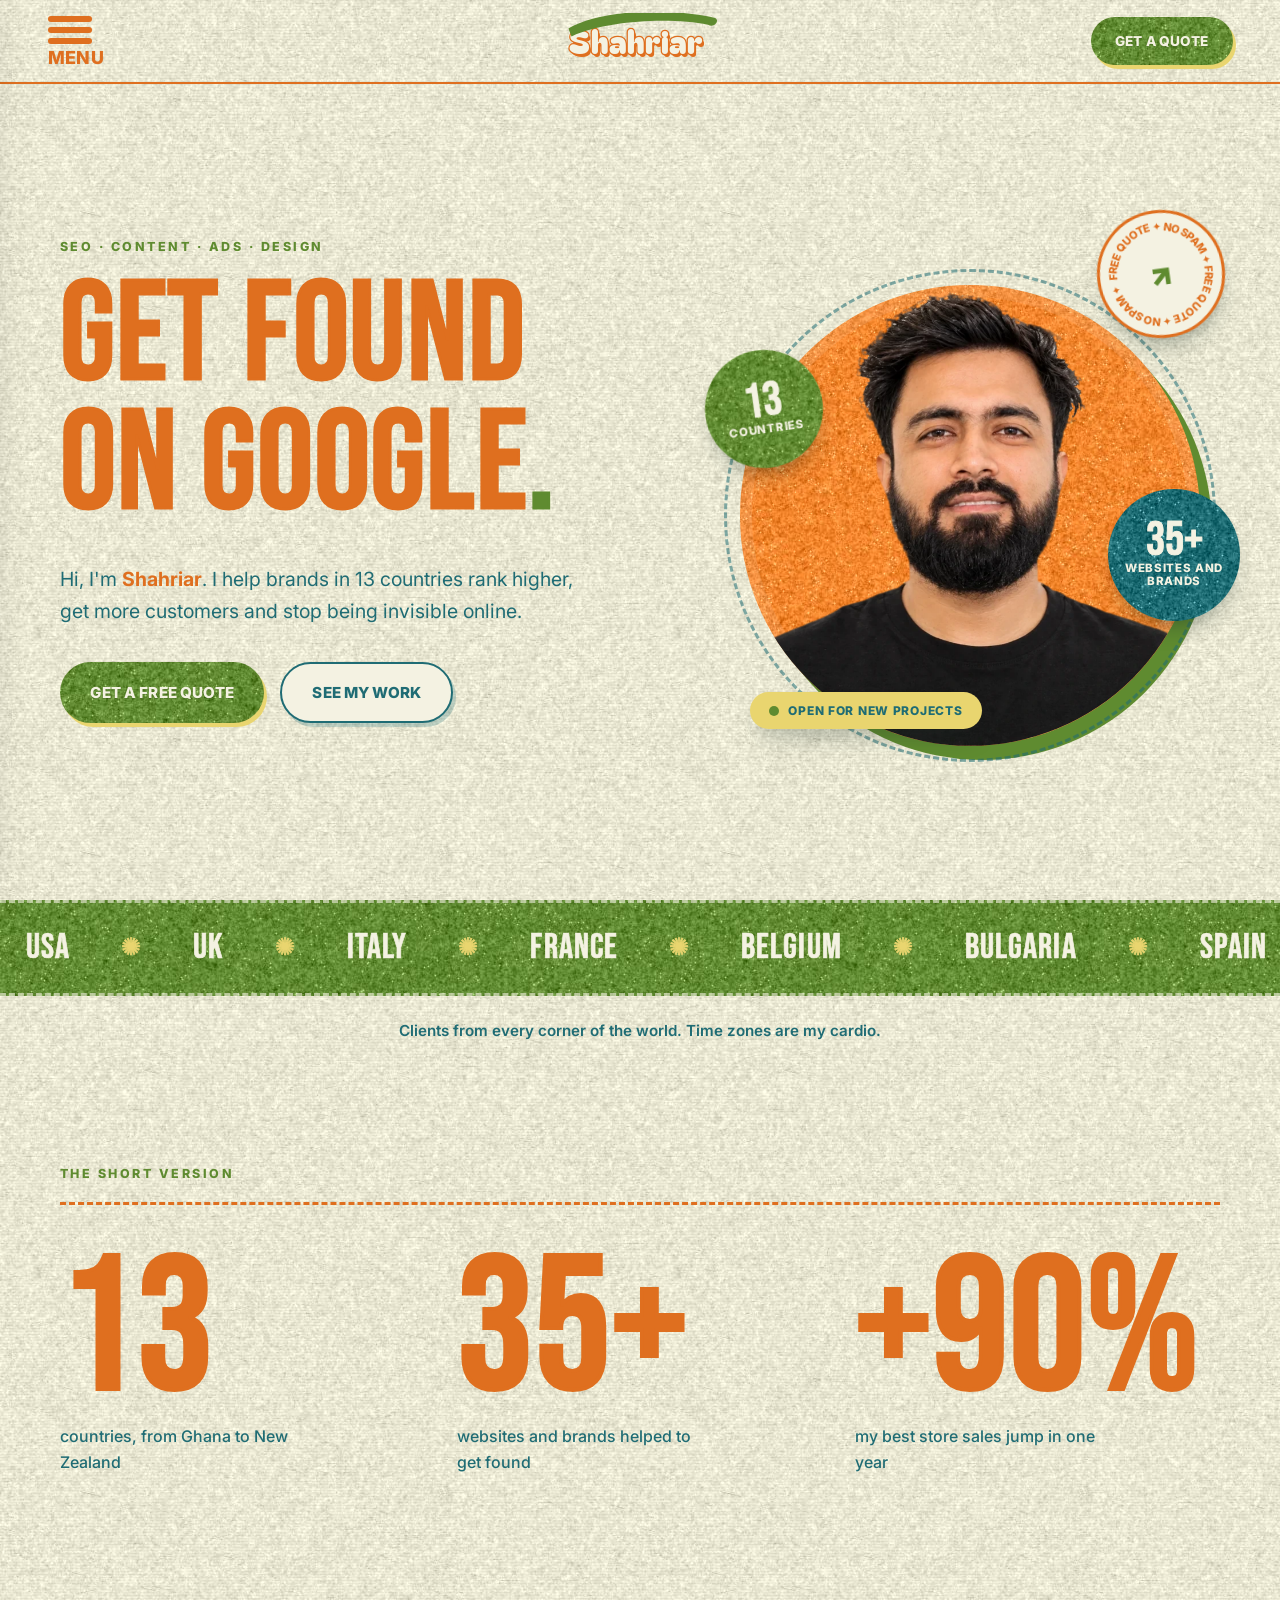
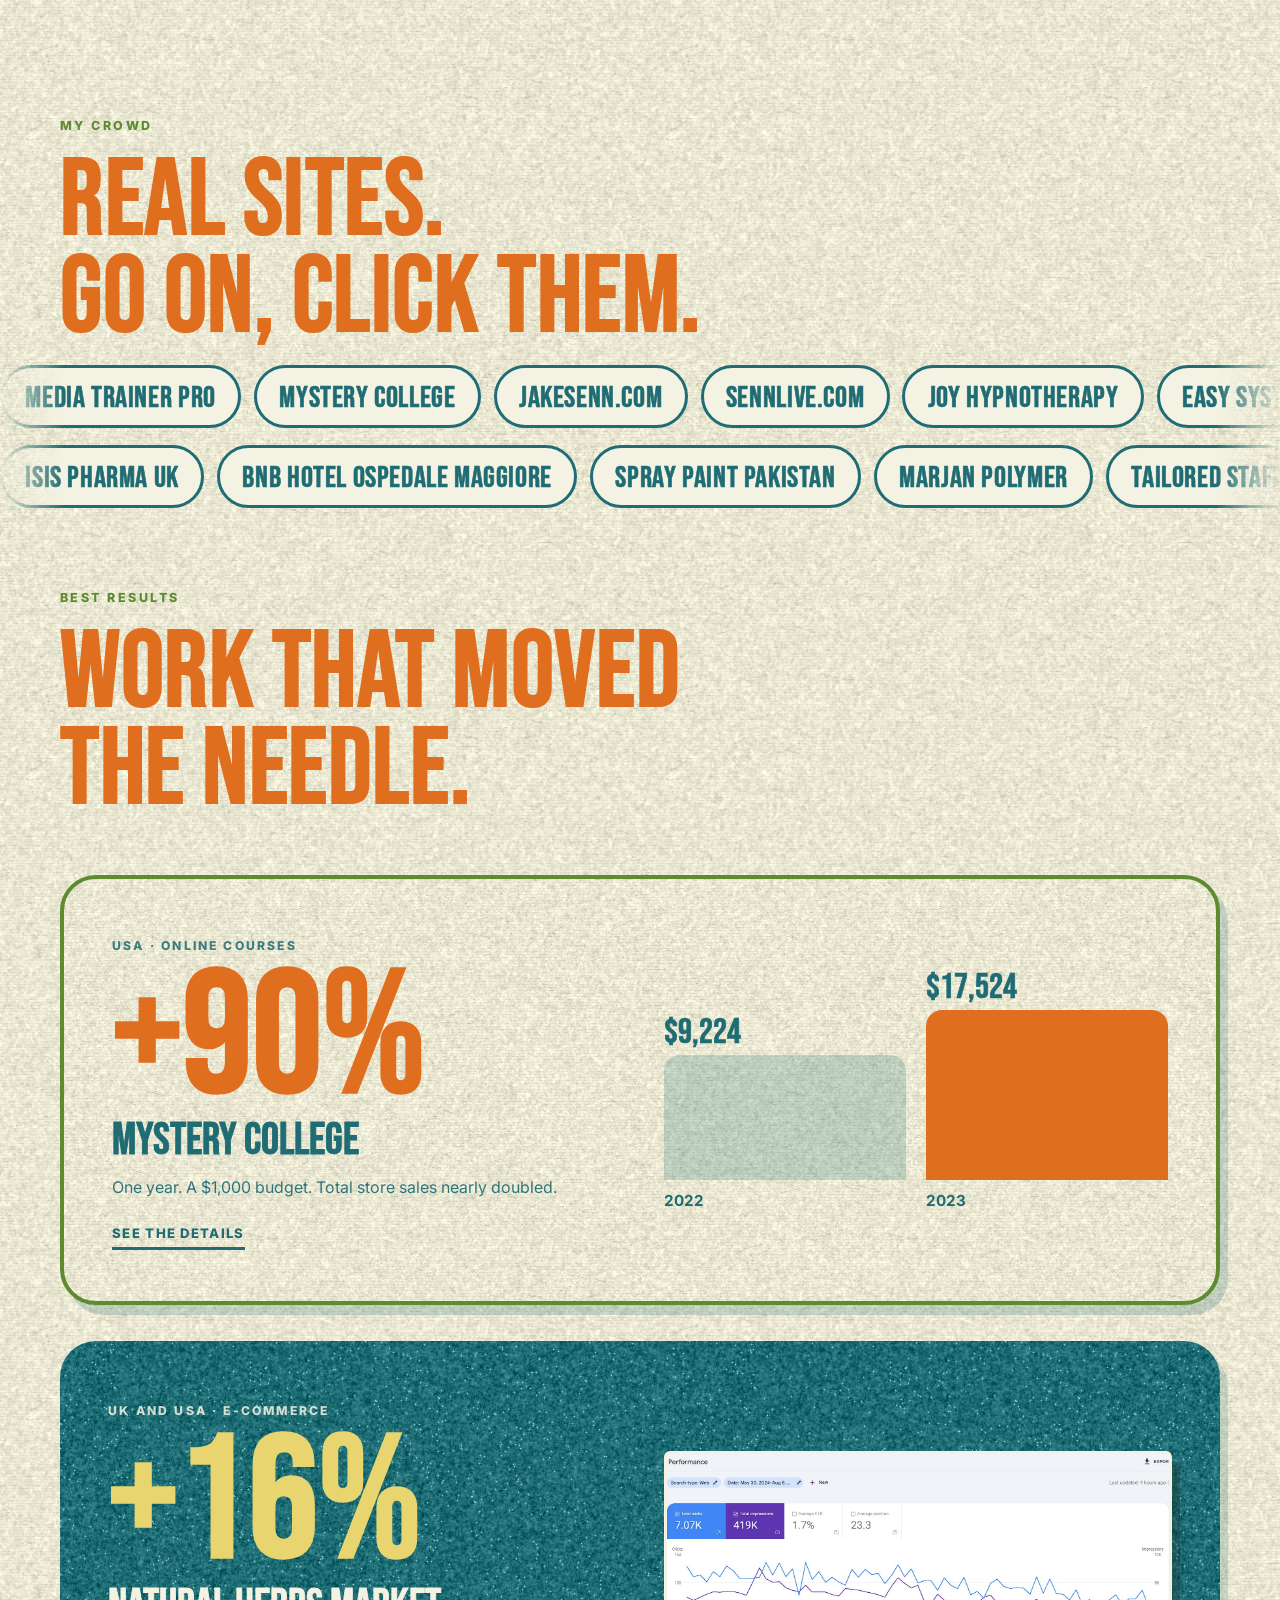
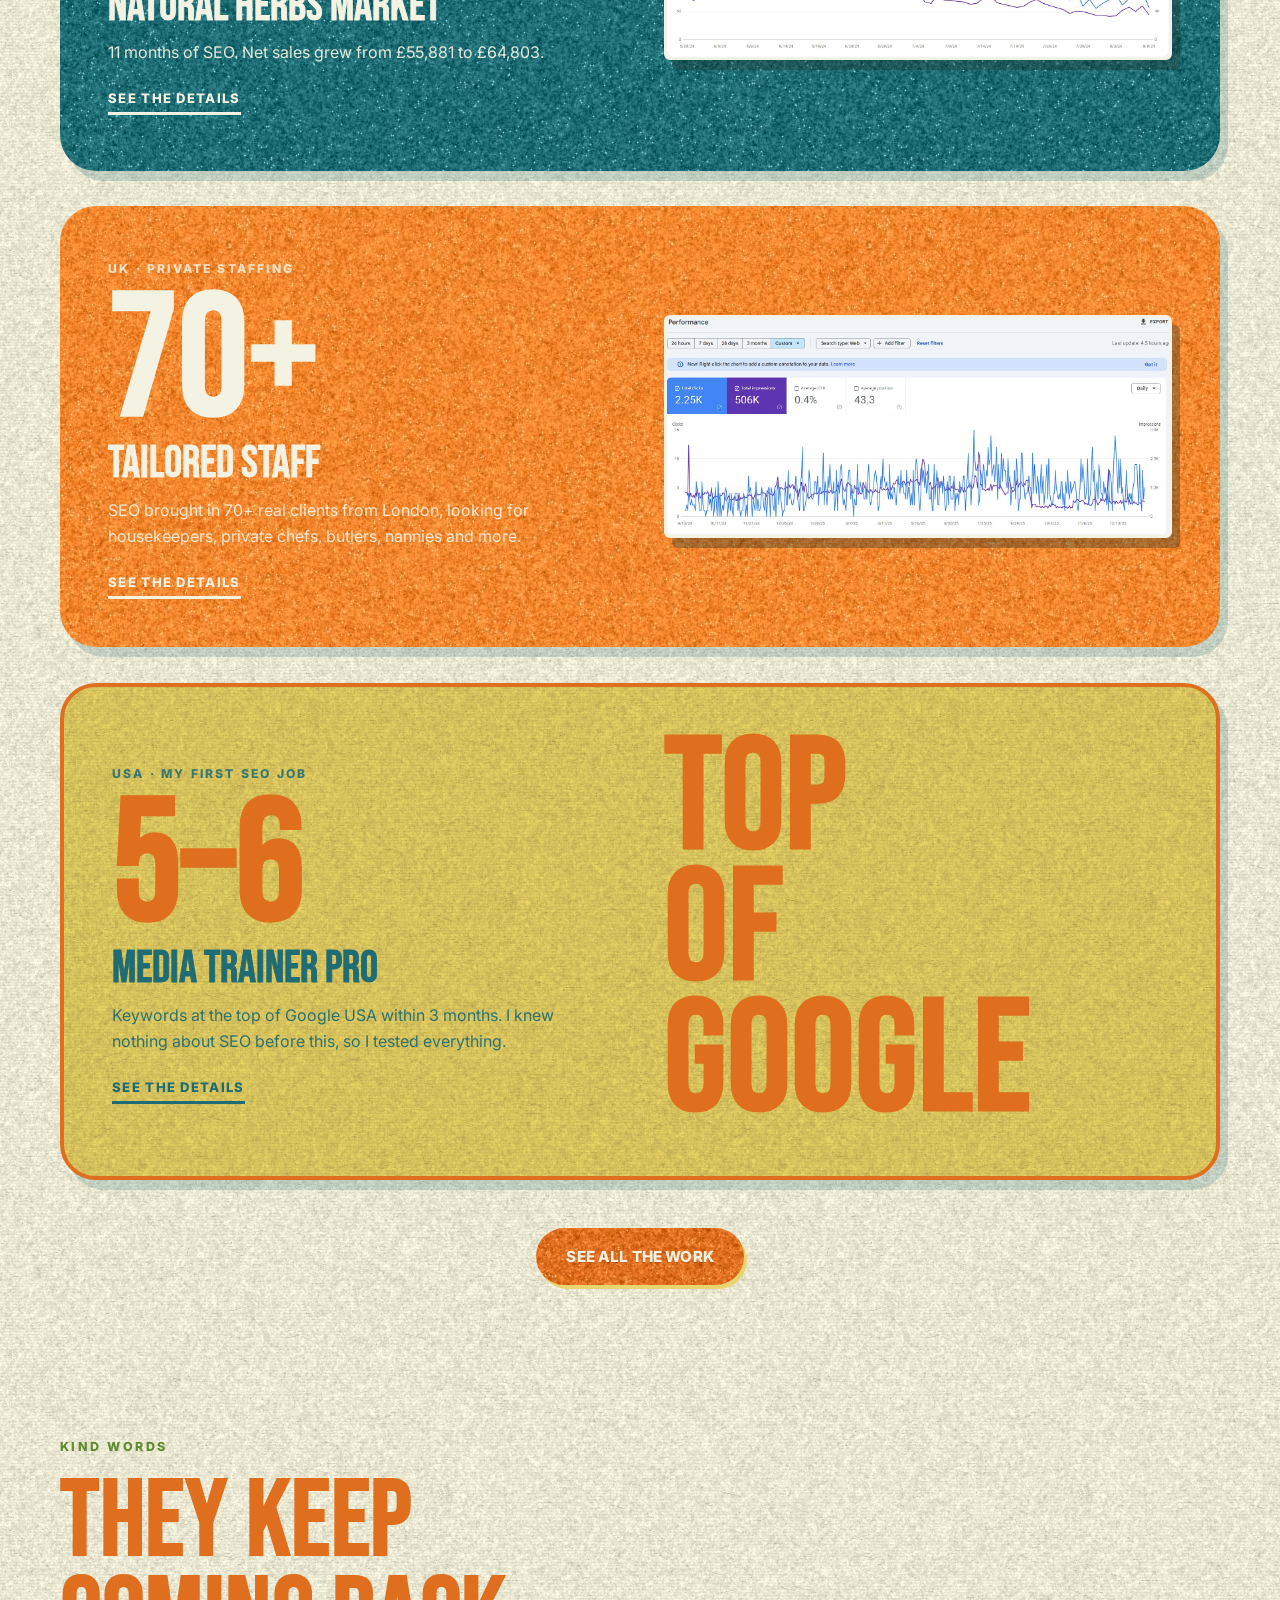
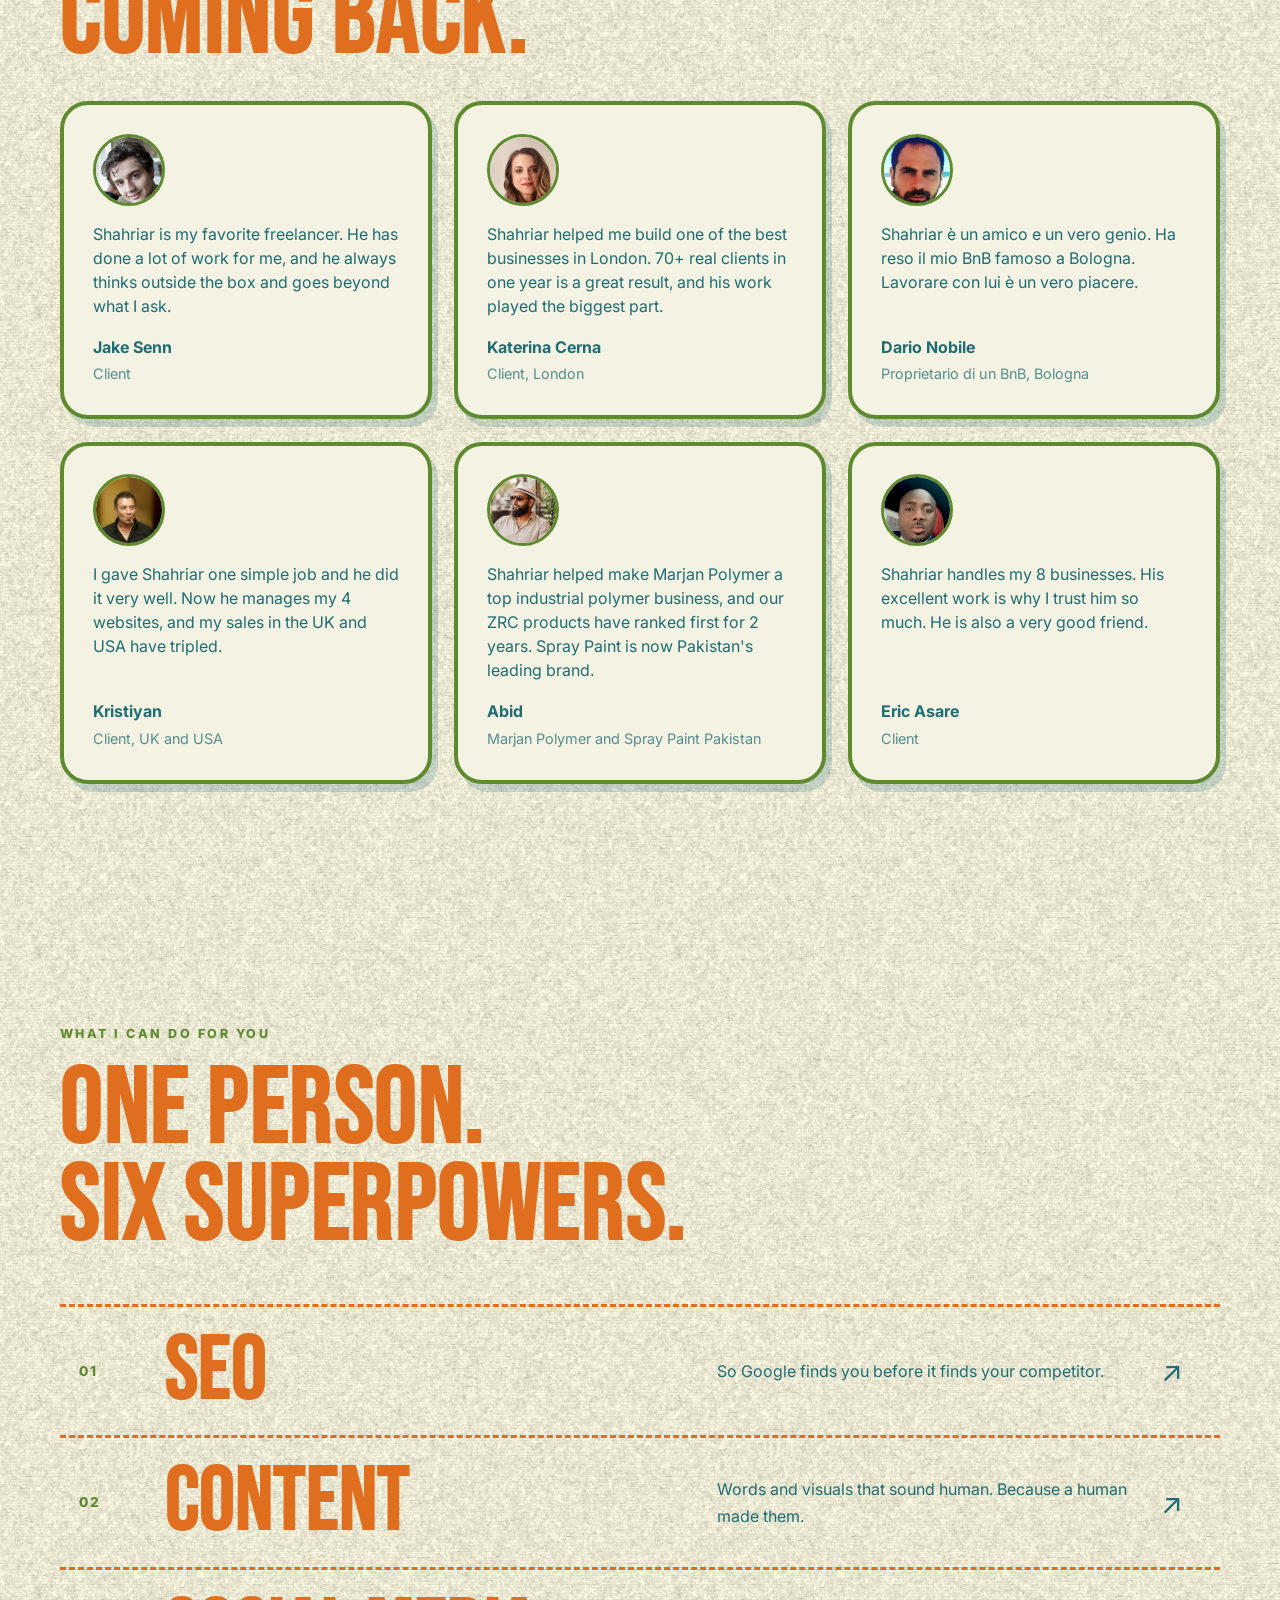
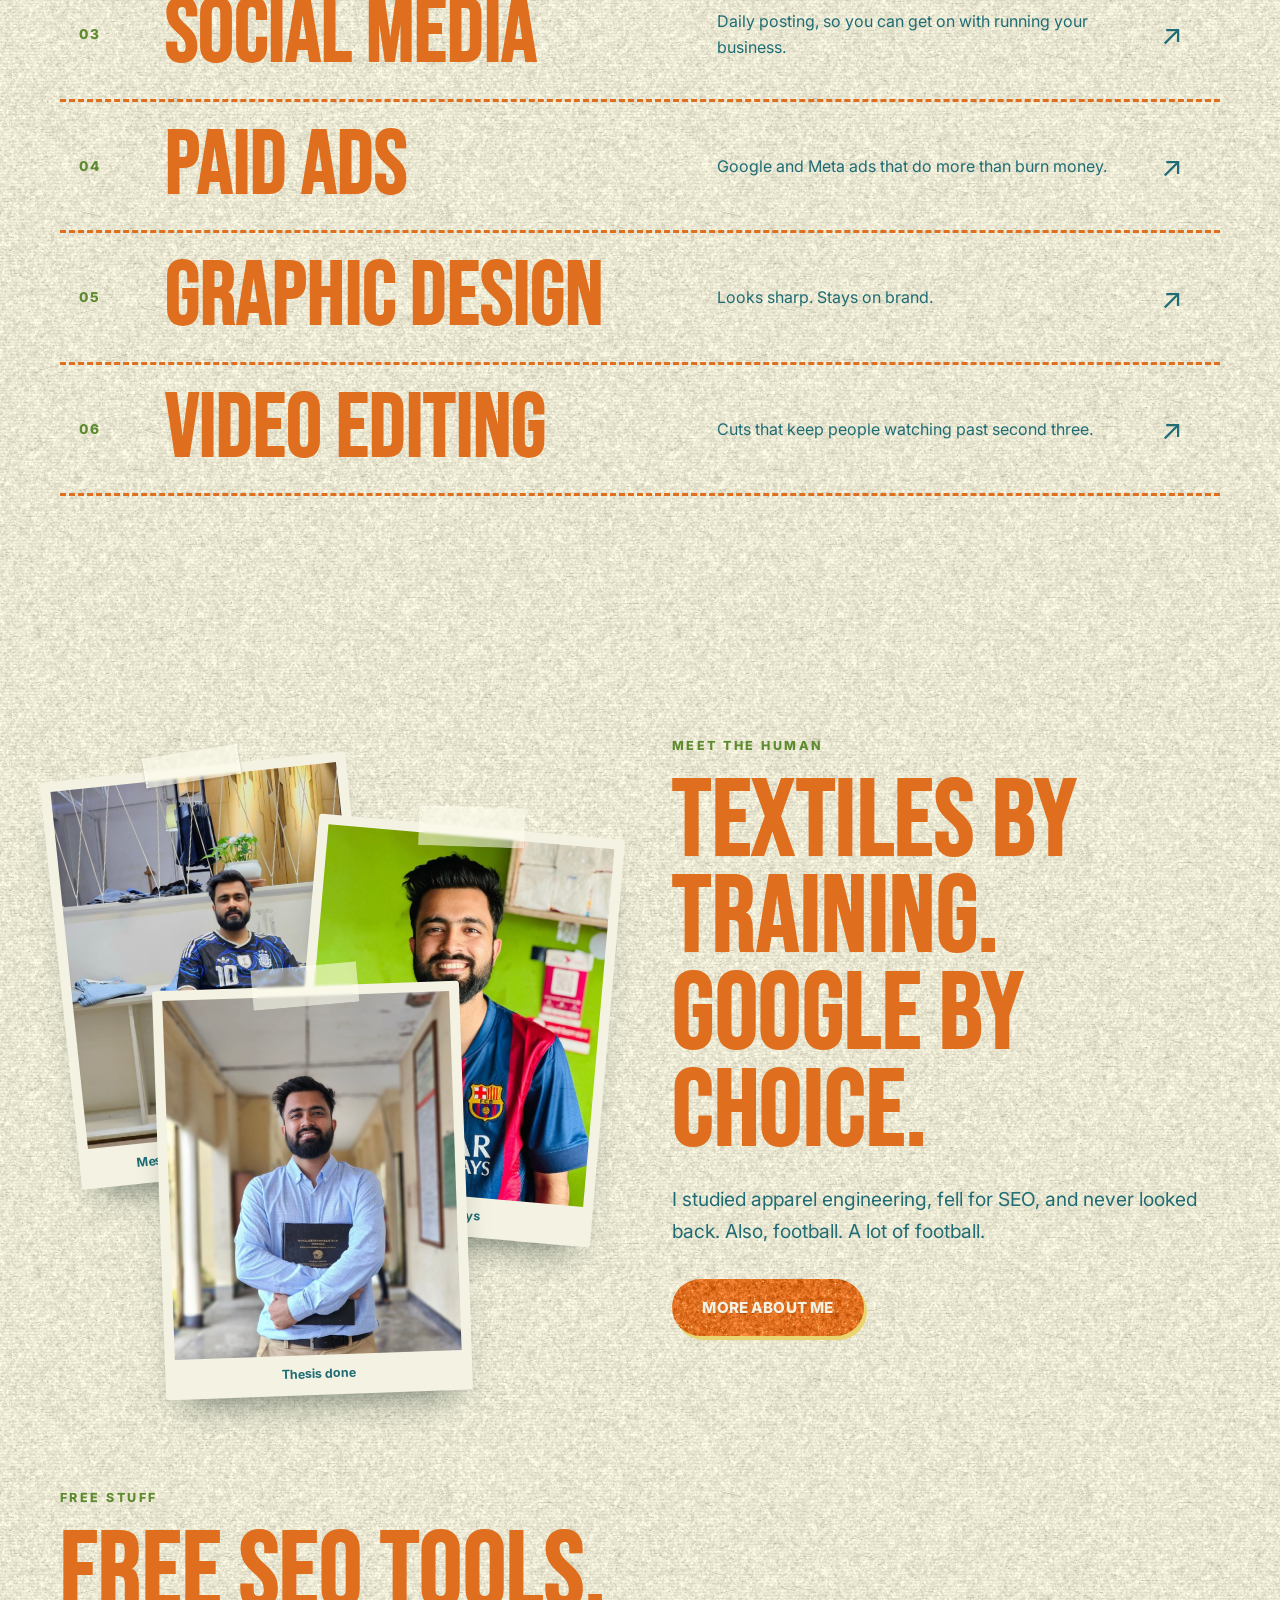
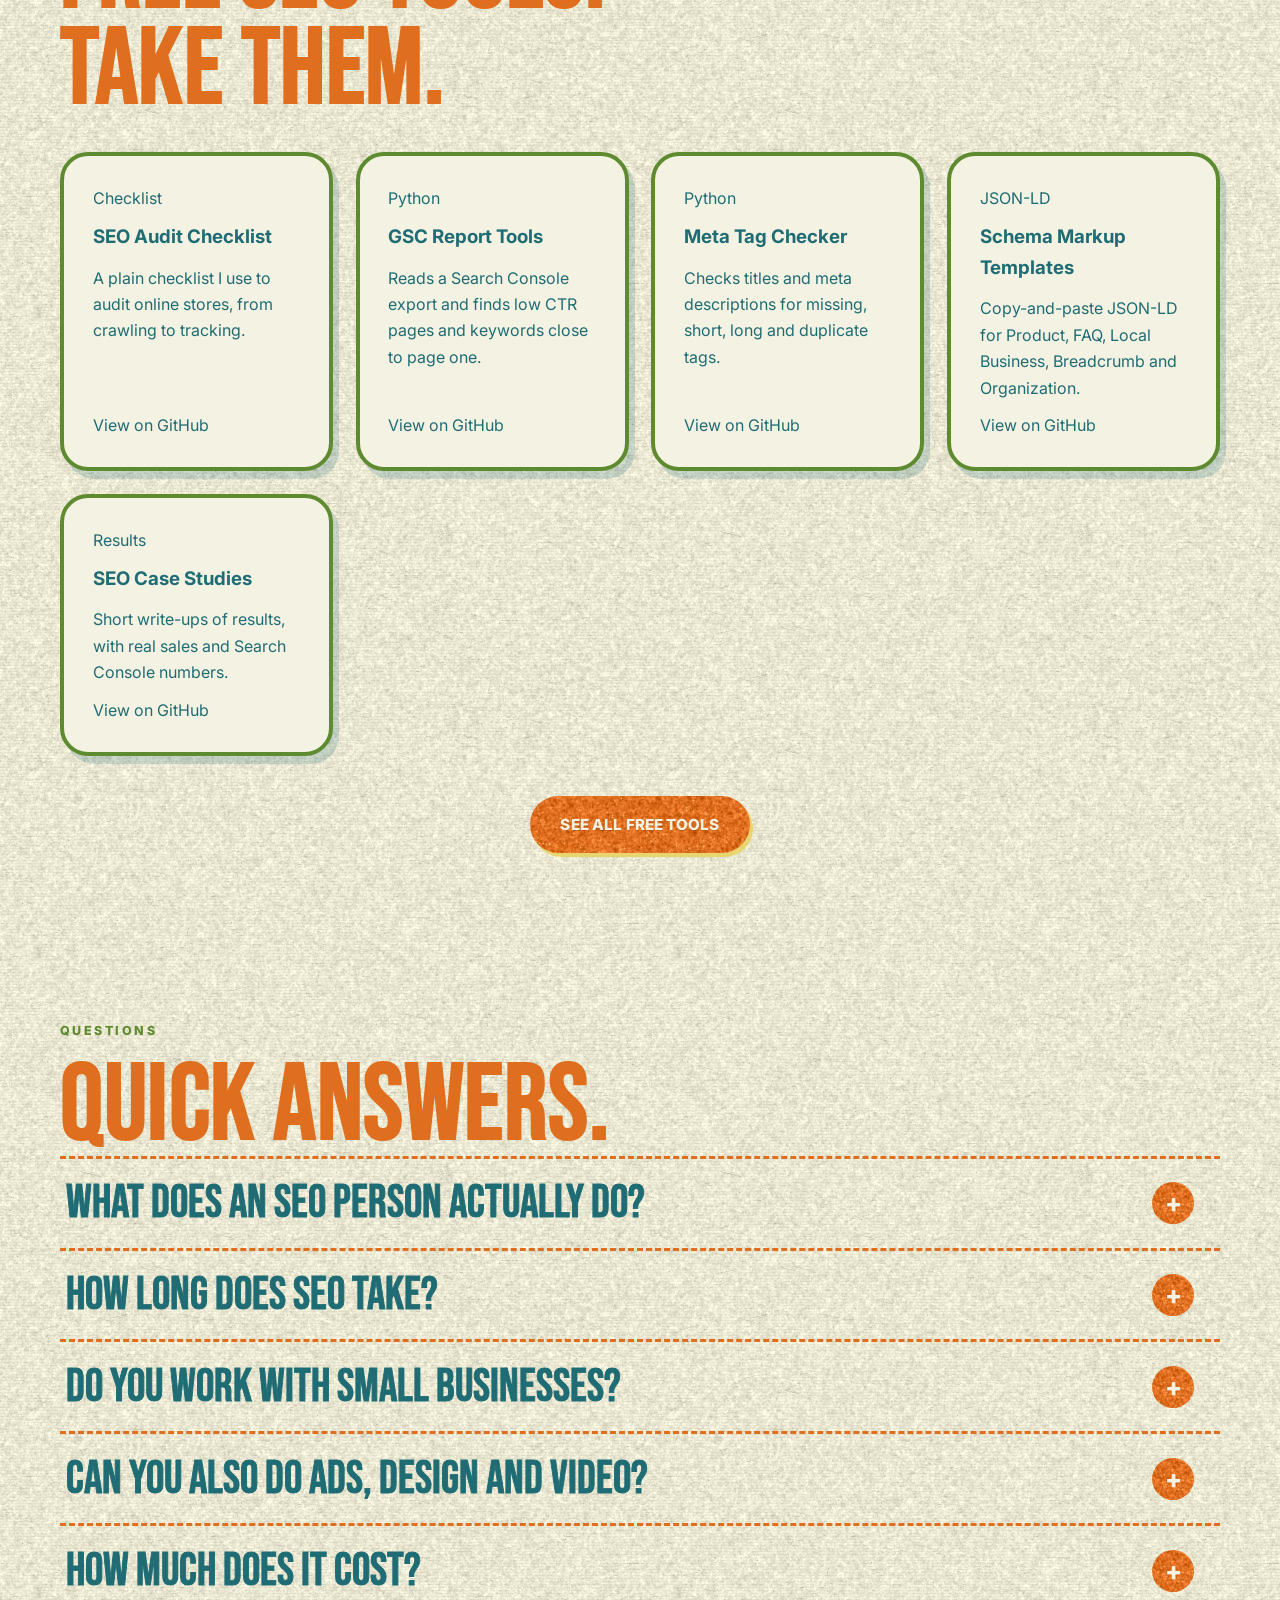
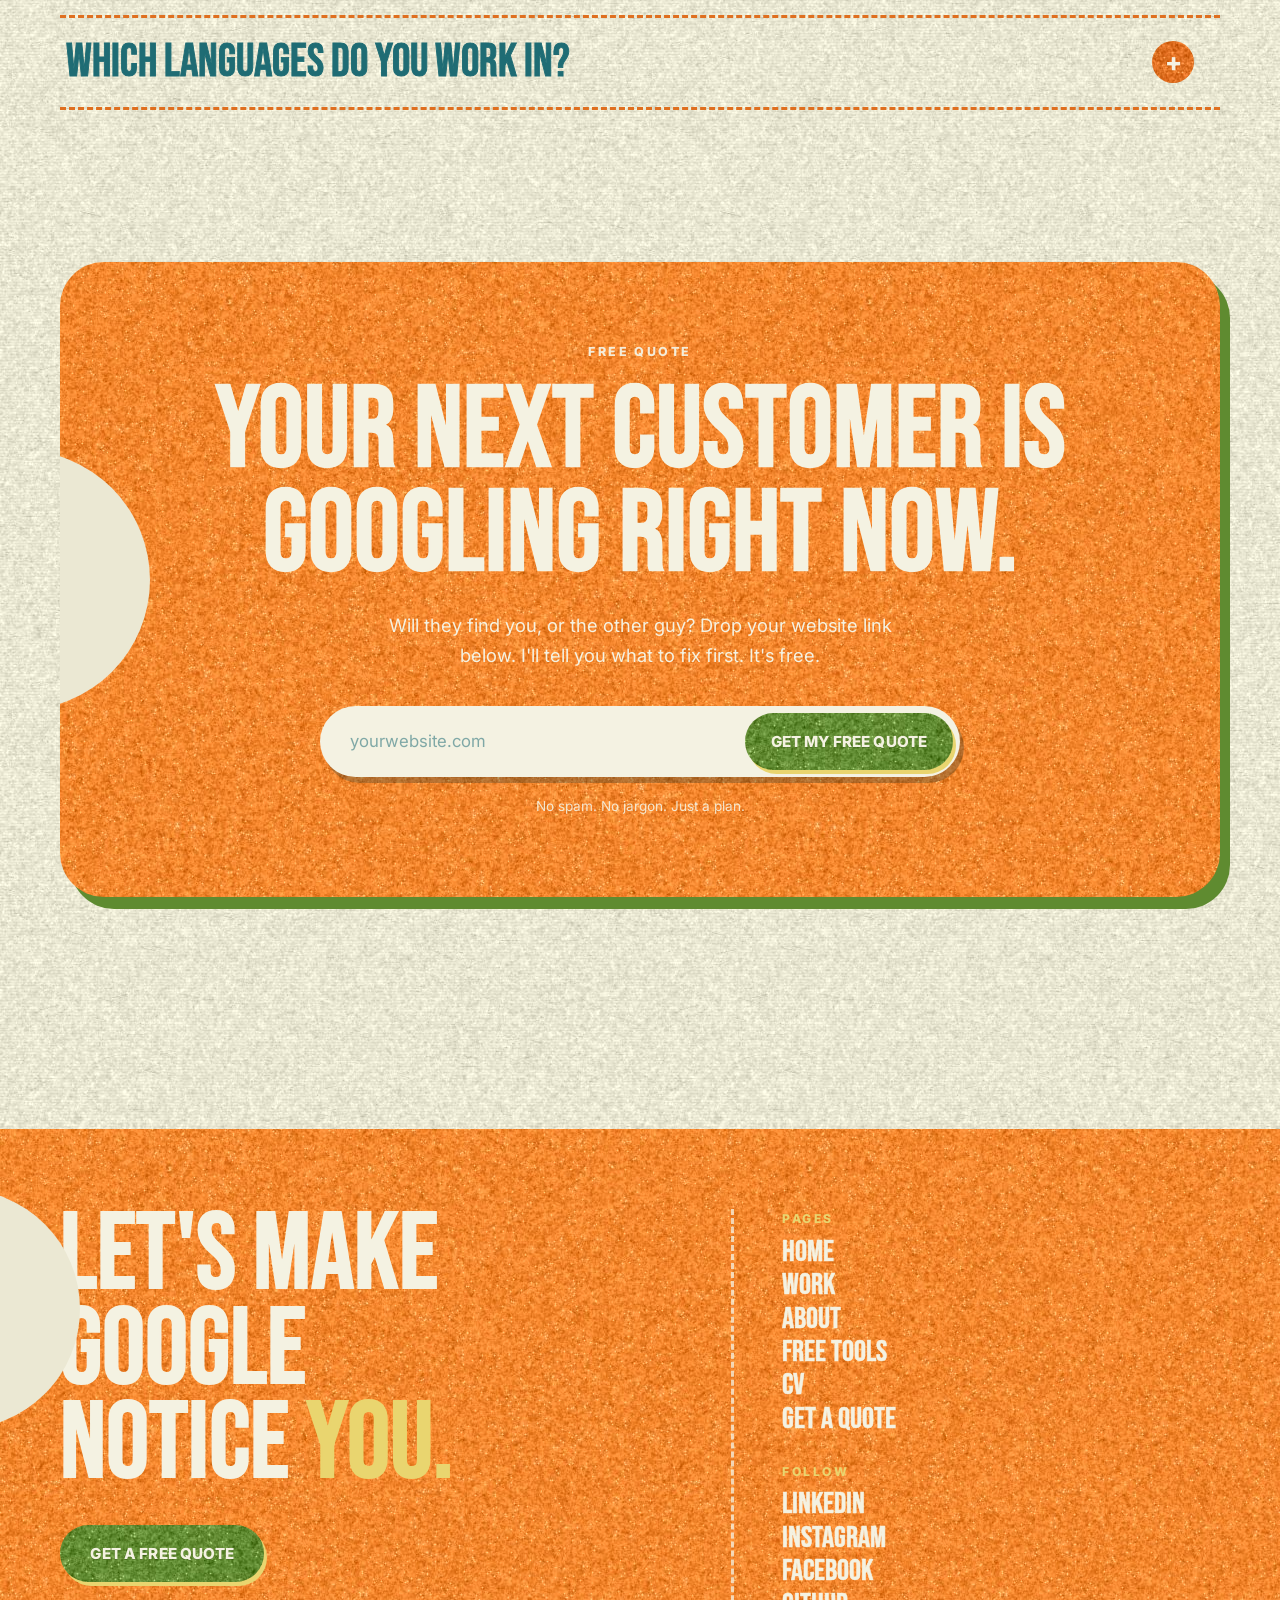
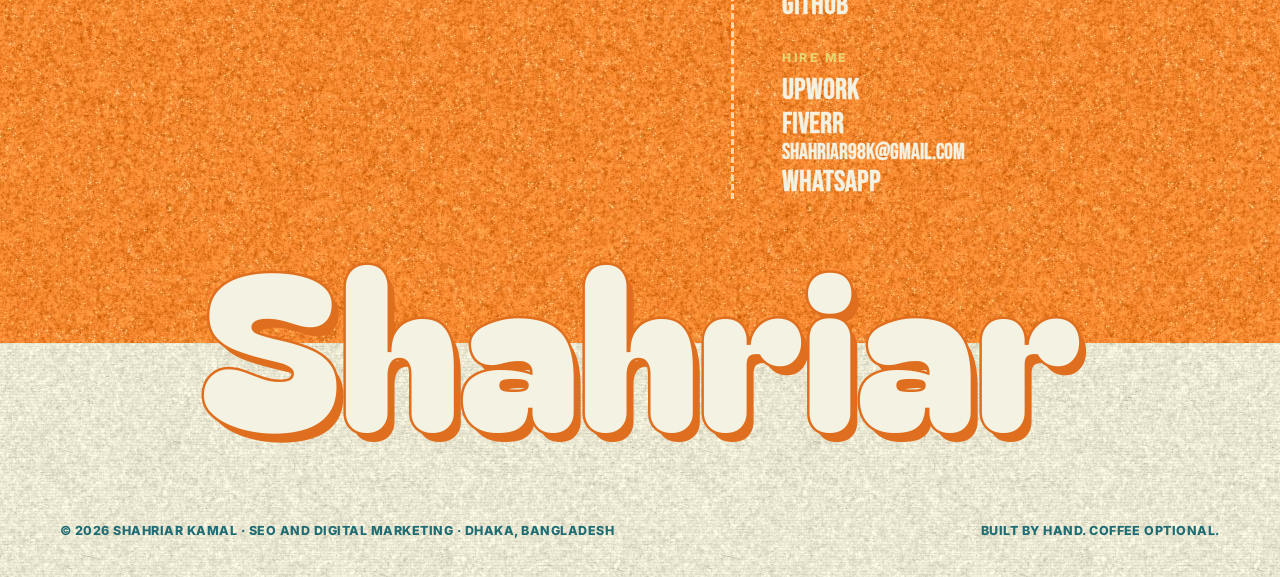
<file: index.html>
<!DOCTYPE html>
<html lang="en"><head><meta charset="UTF-8"><meta name="viewport" content="width=device-width,initial-scale=1,viewport-fit=cover">
<title>Shahriar — SEO and Digital Marketing | Get Found on Google</title><meta name="description" content="SEO, content, ads and design for brands in 13 countries. Real results for online stores and local businesses. Get a free quote."><meta name="author" content="Shahriar Kamal"><meta name="theme-color" content="#ebe8d3">
<link rel="icon" href="data:image/svg+xml,%3Csvg xmlns='http://www.w3.org/2000/svg' viewBox='0 0 100 100'%3E%3Crect width='100' height='100' rx='22' fill='%230b0b0c'/%3E%3Ctext x='50' y='68' font-size='56' font-weight='800' text-anchor='middle' fill='%23c8a030' font-family='Arial'%3ES%3C/text%3E%3C/svg%3E">
<script>document.documentElement.classList.add('js')</script>
<link rel="canonical" href="https://shahriar98k.github.io/">
<meta property="og:type" content="website"><meta property="og:url" content="https://shahriar98k.github.io/"><meta property="og:title" content="Shahriar — SEO and Digital Marketing | Get Found on Google"><meta property="og:description" content="SEO, content, ads and design for brands in 13 countries. Real results for online stores and local businesses. Get a free quote.">
<meta property="og:image" content="https://shahriar98k.github.io/og.png"><meta property="og:image:width" content="1200"><meta property="og:image:height" content="630">
<meta name="twitter:card" content="summary_large_image"><meta name="twitter:image" content="https://shahriar98k.github.io/og.png">
<script type="application/ld+json">{"@context": "https://schema.org", "@type": "Person", "name": "Shahriar Kamal", "alternateName": "Hakim Mohammed Shahriar Kamal", "jobTitle": "SEO Specialist", "url": "https://shahriar98k.github.io/", "image": "https://shahriar98k.github.io/assets/img/hero-cutout.webp", "description": "SEO and digital marketing for online stores and local businesses worldwide.", "knowsLanguage": ["en", "it", "ur"], "address": {"@type": "PostalAddress", "addressLocality": "Dhaka", "addressCountry": "BD"}, "sameAs": ["https://github.com/shahriar98k", "https://www.linkedin.com/in/hm-shahriar-kamal", "https://www.instagram.com/shahriar_98k", "https://www.facebook.com/98kshahriar", "https://www.upwork.com/freelancers/~016898508618a9bd90", "https://www.fiverr.com/sellers/hakimshahriar98"]}</script>
<link rel="stylesheet" href="/assets/css/site.css"><style>.toolgrid{display:grid;grid-template-columns:repeat(auto-fit,minmax(260px,1fr));gap:1.4rem;margin-top:2rem}.toolc{display:flex;flex-direction:column;gap:.7rem;padding:1.8rem;border-radius:28px;background:var(--cream2);border:4px solid var(--green);color:var(--text);text-decoration:none;box-shadow:6px 8px 0 rgba(31,108,116,.2);transition:transform .2s}.toolc:hover{transform:translateY(-4px)}.toolc h3{margin:0}.toolc p{margin:0;flex:1}</style><style>.tqgrid{display:grid;grid-template-columns:repeat(auto-fit,minmax(290px,1fr));gap:1.4rem;margin-top:2rem}.tq{margin:0;display:flex;flex-direction:column;gap:1rem;padding:1.8rem;border-radius:28px;background:var(--cream2);border:4px solid var(--green);box-shadow:6px 8px 0 rgba(31,108,116,.2)}.tq img{width:72px;height:72px;border-radius:50%;object-fit:cover;border:3px solid var(--green)}.tq blockquote{margin:0;flex:1;line-height:1.5}.tq figcaption b{display:block}.tq figcaption span{font-size:.9rem;opacity:.75}</style></head><body><div id="cur"></div><div id="cur2"></div><header class="nav"><div class="wrap">
  <button class="menubtn" aria-label="Open menu" aria-expanded="false"><span class="bars"><i></i><i></i><i></i></span><span class="mt">Menu</span></button>
  <a class="logo" href="/" aria-label="Shahriar, home"><svg viewBox="0 0 200 60" preserveAspectRatio="none" aria-hidden="true"><path d="M8 20 C 50 -6, 140 -6, 192 6 C 200 9, 192 20, 184 15 C 140 6, 60 8, 12 30 Z" fill="#5f8b30"/></svg>Shahriar</a>
  <a class="btn gold sm" href="/contact/">Get a quote</a>
</div></header>
<div class="scrim"></div>
<aside class="drawer" aria-label="Menu" aria-hidden="true"><button class="x" aria-label="Close menu">×</button>
  <nav><a href="/">Home</a><a href="/work/">Work</a><a href="/about/">About</a><a href="/tools/">Free tools</a><a href="/cv/">CV</a><a href="/contact/">Contact</a><a href="/contact/">Free quote</a></nav>
  <div class="soc"><a href="https://www.linkedin.com/in/hm-shahriar-kamal" target="_blank" rel="noopener me" aria-label="LinkedIn"><svg viewBox="0 0 24 24" aria-hidden="true"><path d="M4.98 3.5a2.5 2.5 0 1 1 0 5 2.5 2.5 0 0 1 0-5zM3 9.75h4V21H3V9.75zm7 0h3.8v1.54h.06c.53-.95 1.84-1.95 3.78-1.95 4.04 0 4.78 2.55 4.78 5.87V21h-4v-5.1c0-1.22-.02-2.78-1.74-2.78-1.74 0-2 1.33-2 2.69V21h-4V9.75z"/></svg></a><a href="https://www.instagram.com/shahriar_98k" target="_blank" rel="noopener me" aria-label="Instagram"><svg viewBox="0 0 24 24" aria-hidden="true"><path fill-rule="evenodd" d="M7.5 2h9A5.5 5.5 0 0 1 22 7.5v9a5.5 5.5 0 0 1-5.5 5.5h-9A5.5 5.5 0 0 1 2 16.5v-9A5.5 5.5 0 0 1 7.5 2zm0 2A3.5 3.5 0 0 0 4 7.5v9A3.5 3.5 0 0 0 7.5 20h9a3.5 3.5 0 0 0 3.5-3.5v-9A3.5 3.5 0 0 0 16.5 4h-9zM12 7a5 5 0 1 1 0 10 5 5 0 0 1 0-10zm0 2a3 3 0 1 0 0 6 3 3 0 0 0 0-6zm5.2-3.2a1.2 1.2 0 1 1 0 2.4 1.2 1.2 0 0 1 0-2.4z"/></svg></a><a href="https://www.facebook.com/98kshahriar" target="_blank" rel="noopener me" aria-label="Facebook"><svg viewBox="0 0 24 24" aria-hidden="true"><path d="M22 12a10 10 0 1 0-11.56 9.88v-6.99H7.9V12h2.54V9.8c0-2.5 1.49-3.89 3.78-3.89 1.09 0 2.24.2 2.24.2v2.46h-1.26c-1.24 0-1.63.77-1.63 1.56V12h2.78l-.44 2.89h-2.34v6.99A10 10 0 0 0 22 12z"/></svg></a></div>
</aside><main id="main">
<section class="hero"><div class="wrap hero-grid">
  <div>
    <span class="eyebrow fade" style="animation-delay:.1s">SEO · Content · Ads · Design</span>
    <h1 class="h1"><span class="ln"><span>Get found</span></span><span class="ln"><span>on Google<span class="gold">.</span></span></span></h1>
    <p class="sub fade" style="animation-delay:.6s">Hi, I'm <b>Shahriar</b>. I help brands in 13 countries rank higher, get more customers and stop being invisible online.</p>
    <div class="cta-row fade" style="animation-delay:.75s"><a class="btn gold" href="/contact/">Get a free quote</a><a class="btn ghost" href="/work/">See my work</a></div>
  </div>
  <div class="stage">
    <div class="disc"></div>
    <div class="clip"><img class="cutout" src="/assets/img/about-cutout.webp" alt="Shahriar, SEO specialist from Dhaka, smiling in a black t-shirt" width="900" height="792" fetchpriority="high"></div>
    <div class="chip c1"><b>13</b><span>countries</span></div>
    <div class="chip c2"><b>35+</b><span>websites and brands</span></div>
    <div class="chip c3"><i></i><span>Open for new projects</span></div>
    <a class="sticker" href="/contact/" aria-label="Get a free quote"><svg viewBox="0 0 120 120" aria-hidden="true"><defs><path id="cp" d="M60,60 m-46,0 a46,46 0 1,1 92,0 a46,46 0 1,1 -92,0"/></defs><text><textPath href="#cp" textLength="285" font-size="11.5" font-weight="800" letter-spacing="1.5">FREE QUOTE ✦ NO SPAM ✦ FREE QUOTE ✦ NO SPAM ✦</textPath></text></svg><b>↗</b></a>
  </div>
</div></section>

<div class="band" aria-hidden="true"><div class="track"><span>USA</span><span>UK</span><span>Italy</span><span>France</span><span>Belgium</span><span>Bulgaria</span><span>Spain</span><span>Ghana</span><span>Canada</span><span>India</span><span>Pakistan</span><span>Sri Lanka</span><span>New Zealand</span><span>USA</span><span>UK</span><span>Italy</span><span>France</span><span>Belgium</span><span>Bulgaria</span><span>Spain</span><span>Ghana</span><span>Canada</span><span>India</span><span>Pakistan</span><span>Sri Lanka</span><span>New Zealand</span></div></div>
<p class="band-note">Clients from every corner of the world. Time zones are my cardio.</p>

<section class="sec"><div class="wrap">
  <span class="eyebrow rv">The short version</span>
  <div class="nums">
    <div class="num rv"><b class="cnt" data-to="13">0</b><span>countries, from Ghana to New Zealand</span></div>
    <div class="num rv d1"><b class="cnt" data-to="35" data-suf="+">0</b><span>websites and brands helped to get found</span></div>
    <div class="num rv d2"><b class="cnt" data-to="90" data-pre="+" data-suf="%">0</b><span>my best store sales jump in one year</span></div>
  </div>
</div></section>

<section class="sec crowd" style="padding-bottom:3rem"><div class="wrap"><span class="eyebrow rv">My crowd</span><h2 class="h2 rv">Real sites.<br>Go on, click them.</h2></div>
<div class="crow1"><div class="ctrack"><a href="https://mediatrainerpro.com/" target="_blank" rel="noopener">Media Trainer Pro</a><a href="https://mysterycollege.com/" target="_blank" rel="noopener">Mystery College</a><a href="https://jakesenn.com/" target="_blank" rel="noopener">jakesenn.com</a><a href="https://sennlive.com/" target="_blank" rel="noopener">sennlive.com</a><a href="http://joyhypnotherapy.com/" target="_blank" rel="noopener">Joy Hypnotherapy</a><a href="https://easysystemsai.com/" target="_blank" rel="noopener">Easy Systems AI</a><a href="https://reikihealingpro.com" target="_blank" rel="noopener">Reiki Healing Pro</a><a href="https://makolastores.us/" target="_blank" rel="noopener">Makola Stores USA</a><a href="https://makolastores.com" target="_blank" rel="noopener">Makola Stores Ghana</a><a href="https://www.buyafrik.com" target="_blank" rel="noopener">Buy Afrik</a><a href="https://makolalogistics.com/" target="_blank" rel="noopener">Makola Logistics</a><a href="https://bizbrokersnetwork.com/" target="_blank" rel="noopener">Biz Brokers Network</a><a href="https://www.libertyinternationalpartners.com/" target="_blank" rel="noopener">Liberty International</a><a href="https://usedcarsarena.com" target="_blank" rel="noopener">Used Cars Arena</a><a href="https://natural-herbs-market.co.uk/" target="_blank" rel="noopener">Natural Herbs Market UK</a><a href="https://natural-biocare.com" target="_blank" rel="noopener">Natural Bio Care</a><a href="https://mediatrainerpro.com/" target="_blank" rel="noopener">Media Trainer Pro</a><a href="https://mysterycollege.com/" target="_blank" rel="noopener">Mystery College</a><a href="https://jakesenn.com/" target="_blank" rel="noopener">jakesenn.com</a><a href="https://sennlive.com/" target="_blank" rel="noopener">sennlive.com</a><a href="http://joyhypnotherapy.com/" target="_blank" rel="noopener">Joy Hypnotherapy</a><a href="https://easysystemsai.com/" target="_blank" rel="noopener">Easy Systems AI</a><a href="https://reikihealingpro.com" target="_blank" rel="noopener">Reiki Healing Pro</a><a href="https://makolastores.us/" target="_blank" rel="noopener">Makola Stores USA</a><a href="https://makolastores.com" target="_blank" rel="noopener">Makola Stores Ghana</a><a href="https://www.buyafrik.com" target="_blank" rel="noopener">Buy Afrik</a><a href="https://makolalogistics.com/" target="_blank" rel="noopener">Makola Logistics</a><a href="https://bizbrokersnetwork.com/" target="_blank" rel="noopener">Biz Brokers Network</a><a href="https://www.libertyinternationalpartners.com/" target="_blank" rel="noopener">Liberty International</a><a href="https://usedcarsarena.com" target="_blank" rel="noopener">Used Cars Arena</a><a href="https://natural-herbs-market.co.uk/" target="_blank" rel="noopener">Natural Herbs Market UK</a><a href="https://natural-biocare.com" target="_blank" rel="noopener">Natural Bio Care</a></div></div><div class="crow1 rev"><div class="ctrack"><a href="https://isispharma.co.uk" target="_blank" rel="noopener">ISIS Pharma UK</a><a href="https://www.bnbhotelospedalemaggiore.it/" target="_blank" rel="noopener">BnB Hotel Ospedale Maggiore</a><a href="https://spraypaint.pk/" target="_blank" rel="noopener">Spray Paint Pakistan</a><a href="https://marjanpolymer.com/" target="_blank" rel="noopener">Marjan Polymer</a><a href="https://tailoredstaff.co.uk/" target="_blank" rel="noopener">Tailored Staff UK</a><a href="https://www.brown-hillchauffeurs.co.uk/" target="_blank" rel="noopener">Brownhill Chauffeurs</a><a href="https://raining360.com/" target="_blank" rel="noopener">Raining 360 Limited</a><a href="https://dopesoulvillage.com/" target="_blank" rel="noopener">Dope Soul Village</a><a href="https://www.escapeartisan.com/" target="_blank" rel="noopener">Escape Artisan</a><a href="https://grewv.agency/" target="_blank" rel="noopener">Grevvup Agency</a><a href="https://www.laimacademy.org/" target="_blank" rel="noopener">Laim Academy</a><a href="https://www.petpalstv.com/" target="_blank" rel="noopener">Pet Pals TV</a><a href="https://privatemealprep.com/" target="_blank" rel="noopener">Private Meals Preparation</a><a href="https://rnfconstruction.co.nz/" target="_blank" rel="noopener">RNF Construction</a><a href="https://tbuacl.com/" target="_blank" rel="noopener">The Builders & Cleaners</a><a href="https://www.twistngrip.co.nz/" target="_blank" rel="noopener">Twist n Grip</a><a href="https://isispharma.co.uk" target="_blank" rel="noopener">ISIS Pharma UK</a><a href="https://www.bnbhotelospedalemaggiore.it/" target="_blank" rel="noopener">BnB Hotel Ospedale Maggiore</a><a href="https://spraypaint.pk/" target="_blank" rel="noopener">Spray Paint Pakistan</a><a href="https://marjanpolymer.com/" target="_blank" rel="noopener">Marjan Polymer</a><a href="https://tailoredstaff.co.uk/" target="_blank" rel="noopener">Tailored Staff UK</a><a href="https://www.brown-hillchauffeurs.co.uk/" target="_blank" rel="noopener">Brownhill Chauffeurs</a><a href="https://raining360.com/" target="_blank" rel="noopener">Raining 360 Limited</a><a href="https://dopesoulvillage.com/" target="_blank" rel="noopener">Dope Soul Village</a><a href="https://www.escapeartisan.com/" target="_blank" rel="noopener">Escape Artisan</a><a href="https://grewv.agency/" target="_blank" rel="noopener">Grevvup Agency</a><a href="https://www.laimacademy.org/" target="_blank" rel="noopener">Laim Academy</a><a href="https://www.petpalstv.com/" target="_blank" rel="noopener">Pet Pals TV</a><a href="https://privatemealprep.com/" target="_blank" rel="noopener">Private Meals Preparation</a><a href="https://rnfconstruction.co.nz/" target="_blank" rel="noopener">RNF Construction</a><a href="https://tbuacl.com/" target="_blank" rel="noopener">The Builders & Cleaners</a><a href="https://www.twistngrip.co.nz/" target="_blank" rel="noopener">Twist n Grip</a></div></div></section>

<section class="sec" style="padding-top:2rem"><div class="wrap">
  <span class="eyebrow rv">Best results</span>
  <h2 class="h2 rv">Work that moved<br>the needle.</h2>
  <div class="stack"><article class="sc paper" style="--i:0">
  <div><span class="tag">USA · Online courses</span><div class="big cnt-wrap"><span class="cnt" data-to="90" data-pre="+" data-suf="%">0</span></div><h3>Mystery College</h3><p>One year. A $1,000 budget. Total store sales nearly doubled.</p><a class="go" href="/work/">See the details</a></div>
  <div class="vis"><div class="ba"><div class="bar" style="--h:52%"><b>$9,224</b><i></i><em>2022</em></div><div class="bar up" style="--h:100%"><b>$17,524</b><i></i><em>2023</em></div></div></div></article><article class="sc ink" style="--i:1">
  <div><span class="tag">UK and USA · E-commerce</span><div class="big cnt-wrap"><span class="cnt" data-to="16" data-pre="+" data-suf="%">0</span></div><h3>Natural Herbs Market</h3><p>11 months of SEO. Net sales grew from £55,881 to £64,803.</p><a class="go" href="/work/">See the details</a></div>
  <div class="vis"><div class="shot" data-zoom="/assets/img/gsc-natural-herbs.jpg"><img src="/assets/img/gsc-natural-herbs.jpg" alt="Google Search Console for Natural Herbs Market showing 7.07K clicks and 419K impressions" loading="lazy" class="" ></div></div></article><article class="sc gold" style="--i:2">
  <div><span class="tag">UK · Private staffing</span><div class="big cnt-wrap"><span class="cnt" data-to="70" data-suf="+">0</span></div><h3>Tailored Staff</h3><p>SEO brought in 70+ real clients from London, looking for housekeepers, private chefs, butlers, nannies and more.</p><a class="go" href="/work/">See the details</a></div>
  <div class="vis"><div class="shot" data-zoom="/assets/img/gsc-tailored.jpg"><img src="/assets/img/gsc-tailored.jpg" alt="Google Search Console for Tailored Staff showing 2.25K clicks and 506K impressions" loading="lazy" class="" ></div></div></article><article class="sc sun" style="--i:3">
  <div><span class="tag">USA · My first SEO job</span><div class="big cnt-wrap">5–6</div><h3>Media Trainer Pro</h3><p>Keywords at the top of Google USA within 3 months. I knew nothing about SEO before this, so I tested everything.</p><a class="go" href="/work/">See the details</a></div>
  <div class="vis"><div class="bignum">Top<br>of Google</div></div></article></div>
  <p style="text-align:center;margin-top:3rem"><a class="btn dark" href="/work/">See all the work</a></p>
</div></section>
<section class="sec" style="padding-top:2rem"><div class="wrap"><span class="eyebrow rv">Kind words</span><h2 class="h2 rv">They keep<br>coming back.</h2><div class="tqgrid"><figure class="tq"><img src="/assets/img/clients/jake.webp" alt="Jake Senn" width="72" height="72" loading="lazy"><blockquote lang="en">Shahriar is my favorite freelancer. He has done a lot of work for me, and he always thinks outside the box and goes beyond what I ask.</blockquote><figcaption><b>Jake Senn</b><span>Client</span></figcaption></figure><figure class="tq"><img src="/assets/img/clients/katerina.webp" alt="Katerina Cerna" width="72" height="72" loading="lazy"><blockquote lang="en">Shahriar helped me build one of the best businesses in London. 70+ real clients in one year is a great result, and his work played the biggest part.</blockquote><figcaption><b>Katerina Cerna</b><span>Client, London</span></figcaption></figure><figure class="tq"><img src="/assets/img/clients/dario.webp" alt="Dario Nobile" width="72" height="72" loading="lazy"><blockquote lang="it">Shahriar è un amico e un vero genio. Ha reso il mio BnB famoso a Bologna. Lavorare con lui è un vero piacere.</blockquote><figcaption><b>Dario Nobile</b><span>Proprietario di un BnB, Bologna</span></figcaption></figure><figure class="tq"><img src="/assets/img/clients/kristiyan.webp" alt="Kristiyan" width="72" height="72" loading="lazy"><blockquote lang="en">I gave Shahriar one simple job and he did it very well. Now he manages my 4 websites, and my sales in the UK and USA have tripled.</blockquote><figcaption><b>Kristiyan</b><span>Client, UK and USA</span></figcaption></figure><figure class="tq"><img src="/assets/img/clients/abid.webp" alt="Abid" width="72" height="72" loading="lazy"><blockquote lang="en">Shahriar helped make Marjan Polymer a top industrial polymer business, and our ZRC products have ranked first for 2 years. Spray Paint is now Pakistan's leading brand.</blockquote><figcaption><b>Abid</b><span>Marjan Polymer and Spray Paint Pakistan</span></figcaption></figure><figure class="tq"><img src="/assets/img/clients/eric.webp" alt="Eric Asare" width="72" height="72" loading="lazy"><blockquote lang="en">Shahriar handles my 8 businesses. His excellent work is why I trust him so much. He is also a very good friend.</blockquote><figcaption><b>Eric Asare</b><span>Client</span></figcaption></figure></div></div></section>

<section class="sec"><div class="wrap">
  <span class="eyebrow rv">What I can do for you</span>
  <h2 class="h2 rv">One person.<br>Six superpowers.</h2>
  <div class="svc"><a class="row rv" href="/contact/"><i>01</i><h3>SEO</h3><p>So Google finds you before it finds your competitor.</p><span class="arr">↗</span></a><a class="row rv" href="/contact/"><i>02</i><h3>Content</h3><p>Words and visuals that sound human. Because a human made them.</p><span class="arr">↗</span></a><a class="row rv" href="/contact/"><i>03</i><h3>Social media</h3><p>Daily posting, so you can get on with running your business.</p><span class="arr">↗</span></a><a class="row rv" href="/contact/"><i>04</i><h3>Paid ads</h3><p>Google and Meta ads that do more than burn money.</p><span class="arr">↗</span></a><a class="row rv" href="/contact/"><i>05</i><h3>Graphic design</h3><p>Looks sharp. Stays on brand.</p><span class="arr">↗</span></a><a class="row rv" href="/contact/"><i>06</i><h3>Video editing</h3><p>Cuts that keep people watching past second three.</p><span class="arr">↗</span></a></div>
</div></section>

<section class="sec"><div class="wrap meet">
  <div class="polas rv">
    <div class="pola"><img src="/assets/img/argentina-10.jpg" alt="Shahriar in an Argentina number 10 shirt in a garment showroom" loading="lazy"><span>Messi shirt, garment showroom</span></div>
    <div class="pola"><img src="/assets/img/barca-stripes.jpg" alt="Shahriar smiling in a Barcelona shirt" loading="lazy"><span>Barça, always</span></div>
    <div class="pola"><img src="/assets/img/thesis.jpg" alt="Shahriar holding his university thesis" loading="lazy"><span>Thesis done</span></div>
  </div>
  <div class="rv d1">
    <span class="eyebrow">Meet the human</span>
    <h2 class="h2">Textiles by training. Google by choice.</h2>
    <p class="lead" style="margin:1.4rem 0 2rem">I studied apparel engineering, fell for SEO, and never looked back. Also, football. A lot of football.</p>
    <a class="btn dark" href="/about/">More about me</a>
  </div>
</div></section>

<section class="sec" style="padding-top:2rem"><div class="wrap"><span class="eyebrow rv">Free stuff</span><h2 class="h2 rv">Free SEO tools.<br>Take them.</h2><div class="toolgrid"><a class="toolc" href="https://github.com/shahriar98k/seo-audit-checklist" target="_blank" rel="noopener"><span class="tag">Checklist</span><h3>SEO Audit Checklist</h3><p>A plain checklist I use to audit online stores, from crawling to tracking.</p><span class="go">View on GitHub</span></a><a class="toolc" href="https://github.com/shahriar98k/gsc-report-tools" target="_blank" rel="noopener"><span class="tag">Python</span><h3>GSC Report Tools</h3><p>Reads a Search Console export and finds low CTR pages and keywords close to page one.</p><span class="go">View on GitHub</span></a><a class="toolc" href="https://github.com/shahriar98k/meta-tag-checker" target="_blank" rel="noopener"><span class="tag">Python</span><h3>Meta Tag Checker</h3><p>Checks titles and meta descriptions for missing, short, long and duplicate tags.</p><span class="go">View on GitHub</span></a><a class="toolc" href="https://github.com/shahriar98k/schema-markup-templates" target="_blank" rel="noopener"><span class="tag">JSON-LD</span><h3>Schema Markup Templates</h3><p>Copy-and-paste JSON-LD for Product, FAQ, Local Business, Breadcrumb and Organization.</p><span class="go">View on GitHub</span></a><a class="toolc" href="https://github.com/shahriar98k/seo-case-studies" target="_blank" rel="noopener"><span class="tag">Results</span><h3>SEO Case Studies</h3><p>Short write-ups of results, with real sales and Search Console numbers.</p><span class="go">View on GitHub</span></a></div><p style="text-align:center;margin-top:2.5rem"><a class="btn dark" href="/tools/">See all free tools</a></p></div></section>
<section class="sec faqsec" style="padding-top:3rem"><div class="wrap"><span class="eyebrow rv">Questions</span><h2 class="h2 rv">Quick answers.</h2><div class="acc faq rv"><div class="ai"><button aria-expanded="false"><h4>What does an SEO person actually do?</h4><span class="pl">+</span></button><div class="body"><div><p>I find the words your customers type into Google, fix your site so Google understands it, and write content that answers their questions. Then I send you reports in plain English.</p></div></div></div><div class="ai"><button aria-expanded="false"><h4>How long does SEO take?</h4><span class="pl">+</span></button><div class="body"><div><p>Usually a few months to see steady movement. My first SEO job got 5 or 6 keywords to the top in 3 months. Mystery College nearly doubled its sales in a year. Every site is different, so I will never promise magic.</p></div></div></div><div class="ai"><button aria-expanded="false"><h4>Do you work with small businesses?</h4><span class="pl">+</span></button><div class="body"><div><p>Yes. Most of my clients are small and mid-size: online stores, clinics, hotels, builders and agencies.</p></div></div></div><div class="ai"><button aria-expanded="false"><h4>Can you also do ads, design and video?</h4><span class="pl">+</span></button><div class="body"><div><p>Yes. Google and Meta ads, graphic design, video editing and social media too. I will only suggest what you really need.</p></div></div></div><div class="ai"><button aria-expanded="false"><h4>How much does it cost?</h4><span class="pl">+</span></button><div class="body"><div><p>It depends on your site and your goals. Send me your link and I will give you a free quote with clear numbers.</p></div></div></div><div class="ai"><button aria-expanded="false"><h4>Which languages do you work in?</h4><span class="pl">+</span></button><div class="body"><div><p>English, Italian and Urdu.</p></div></div></div></div></div></section>
<section class="sec" style="padding-top:2rem"><div class="wrap"><div class="hook rv">
  <span class="eyebrow">Free quote</span>
  <h2>Your next customer is googling right now.</h2>
  <p>Will they find you, or the other guy? Drop your website link below. I'll tell you what to fix first. It's free.</p>
  <form class="quick" action="/contact/" method="get"><input type="text" name="site" placeholder="yourwebsite.com" aria-label="Your website"><button class="btn gold" type="submit">Get my free quote</button></form>
  <small>No spam. No jargon. Just a plan.</small>
</div></div></section>
</main><footer class="foot">
  <div class="fo"><div class="wrap fgrid">
    <div class="fl"><div class="big">Let's make Google<br>notice <a href="/contact/">you.</a></div><a class="btn gold" href="/contact/">Get a free quote</a></div>
    <div class="fr">
      <div><h5>Pages</h5><a href="/">Home</a><a href="/work/">Work</a><a href="/about/">About</a><a href="/tools/">Free tools</a><a href="/cv/">CV</a><a href="/contact/">Get a quote</a></div>
      <div><h5>Follow</h5><a href="https://www.linkedin.com/in/hm-shahriar-kamal" target="_blank" rel="noopener me">LinkedIn</a><a href="https://www.instagram.com/shahriar_98k" target="_blank" rel="noopener me">Instagram</a><a href="https://www.facebook.com/98kshahriar" target="_blank" rel="noopener me">Facebook</a><a href="https://github.com/shahriar98k" target="_blank" rel="noopener me">GitHub</a></div>
      <div><h5>Hire me</h5><a href="https://www.upwork.com/freelancers/~016898508618a9bd90" target="_blank" rel="noopener">Upwork</a><a href="https://www.fiverr.com/sellers/hakimshahriar98" target="_blank" rel="noopener">Fiverr</a><a href="mailto:shahriar98k@gmail.com" style="font-size:1.4rem">shahriar98k@gmail.com</a><a href="https://wa.me/8801851216669" target="_blank" rel="noopener">WhatsApp</a></div>
    </div>
  </div></div>
  <div class="fc"><span class="biglogo" aria-hidden="true">Shahriar</span><div class="wrap copy"><span>© 2026 Shahriar Kamal · SEO and digital marketing · Dhaka, Bangladesh</span><span>Built by hand. Coffee optional.</span></div></div>
</footer><script src="/assets/js/site.js" defer></script></body></html>
</file>
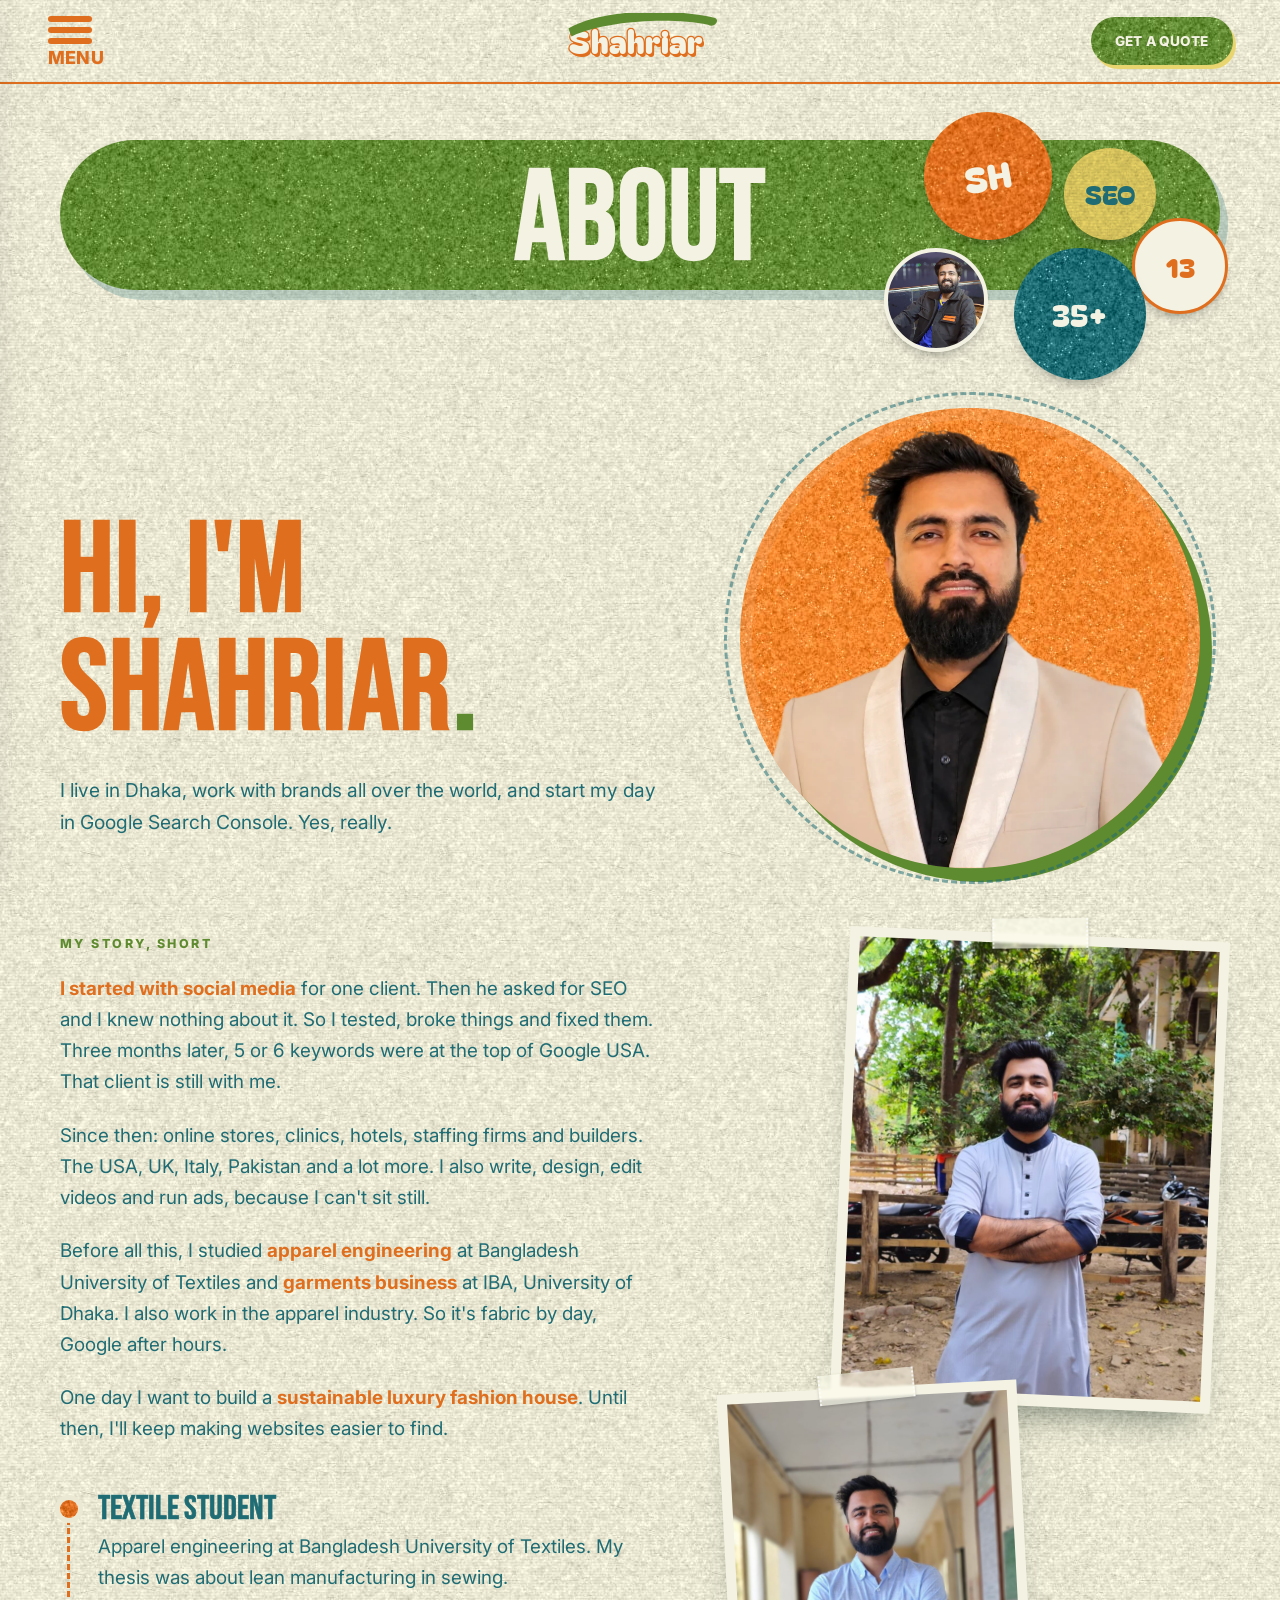
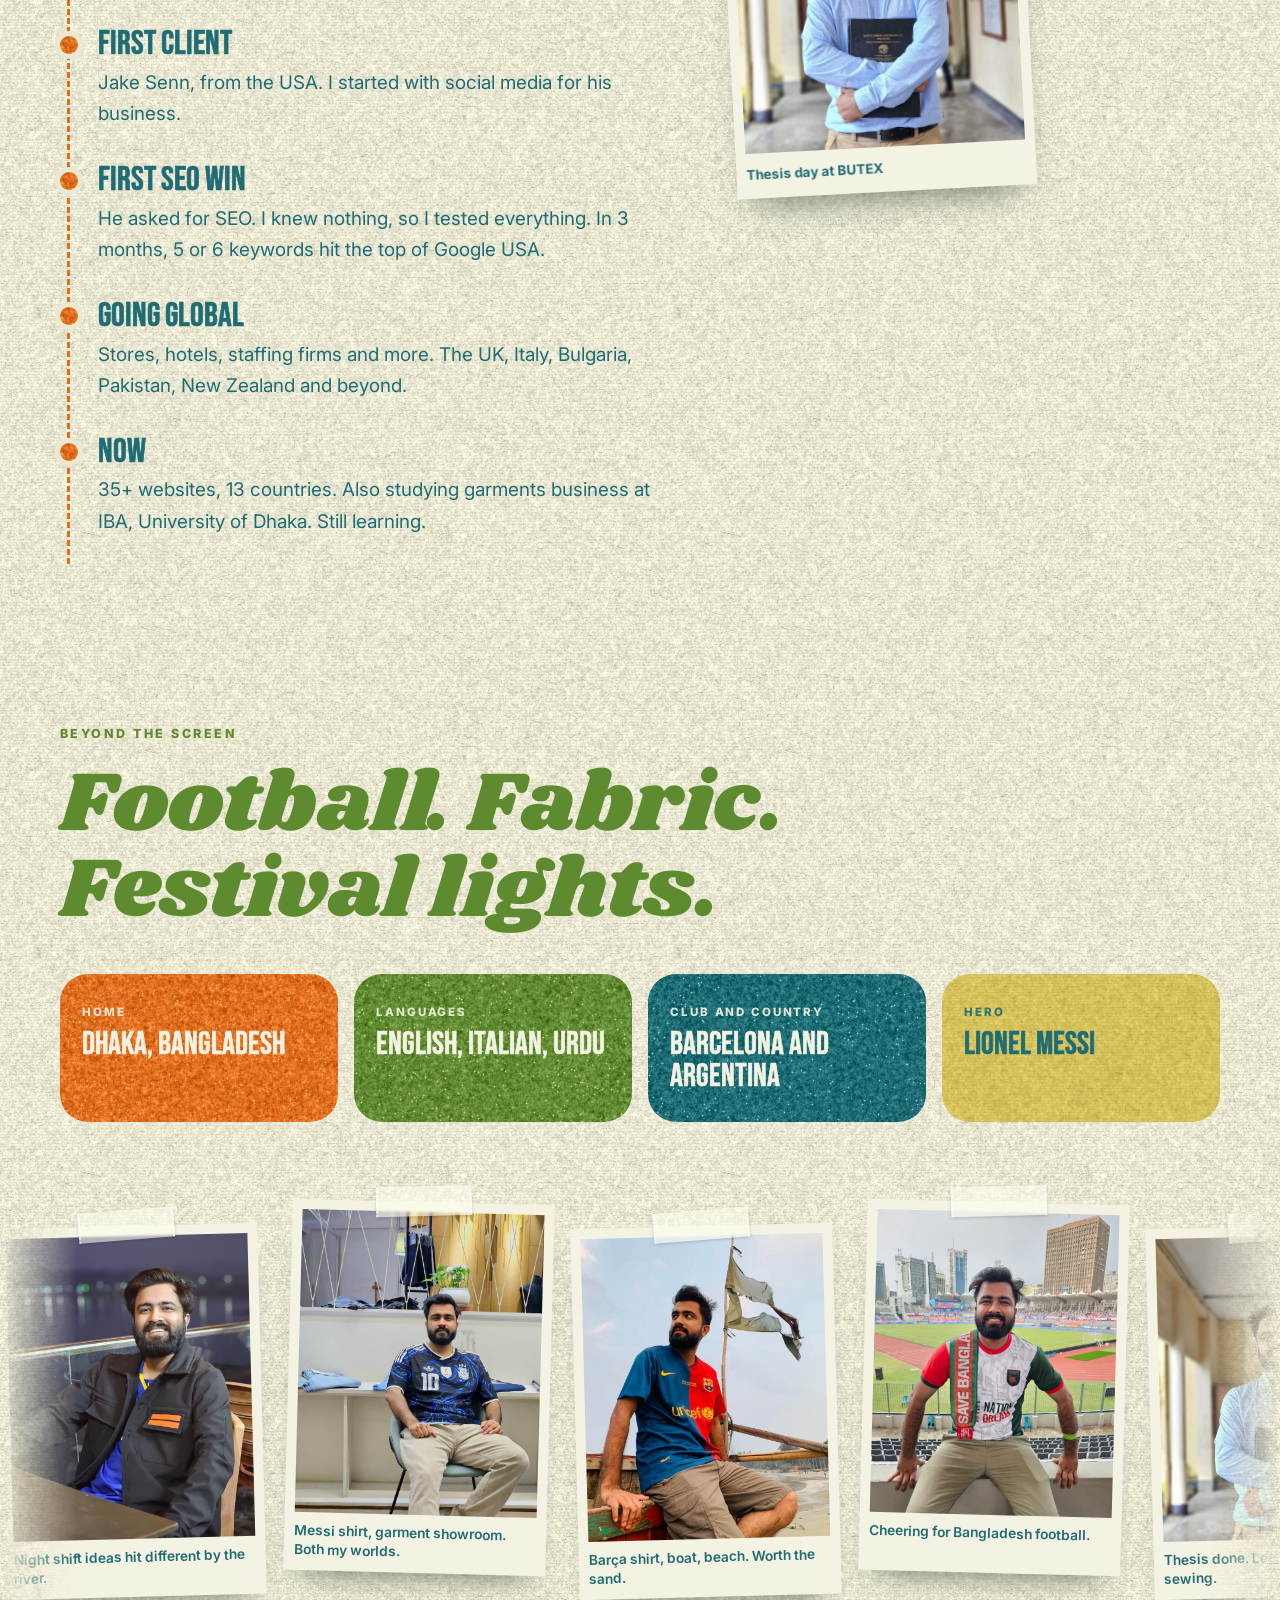
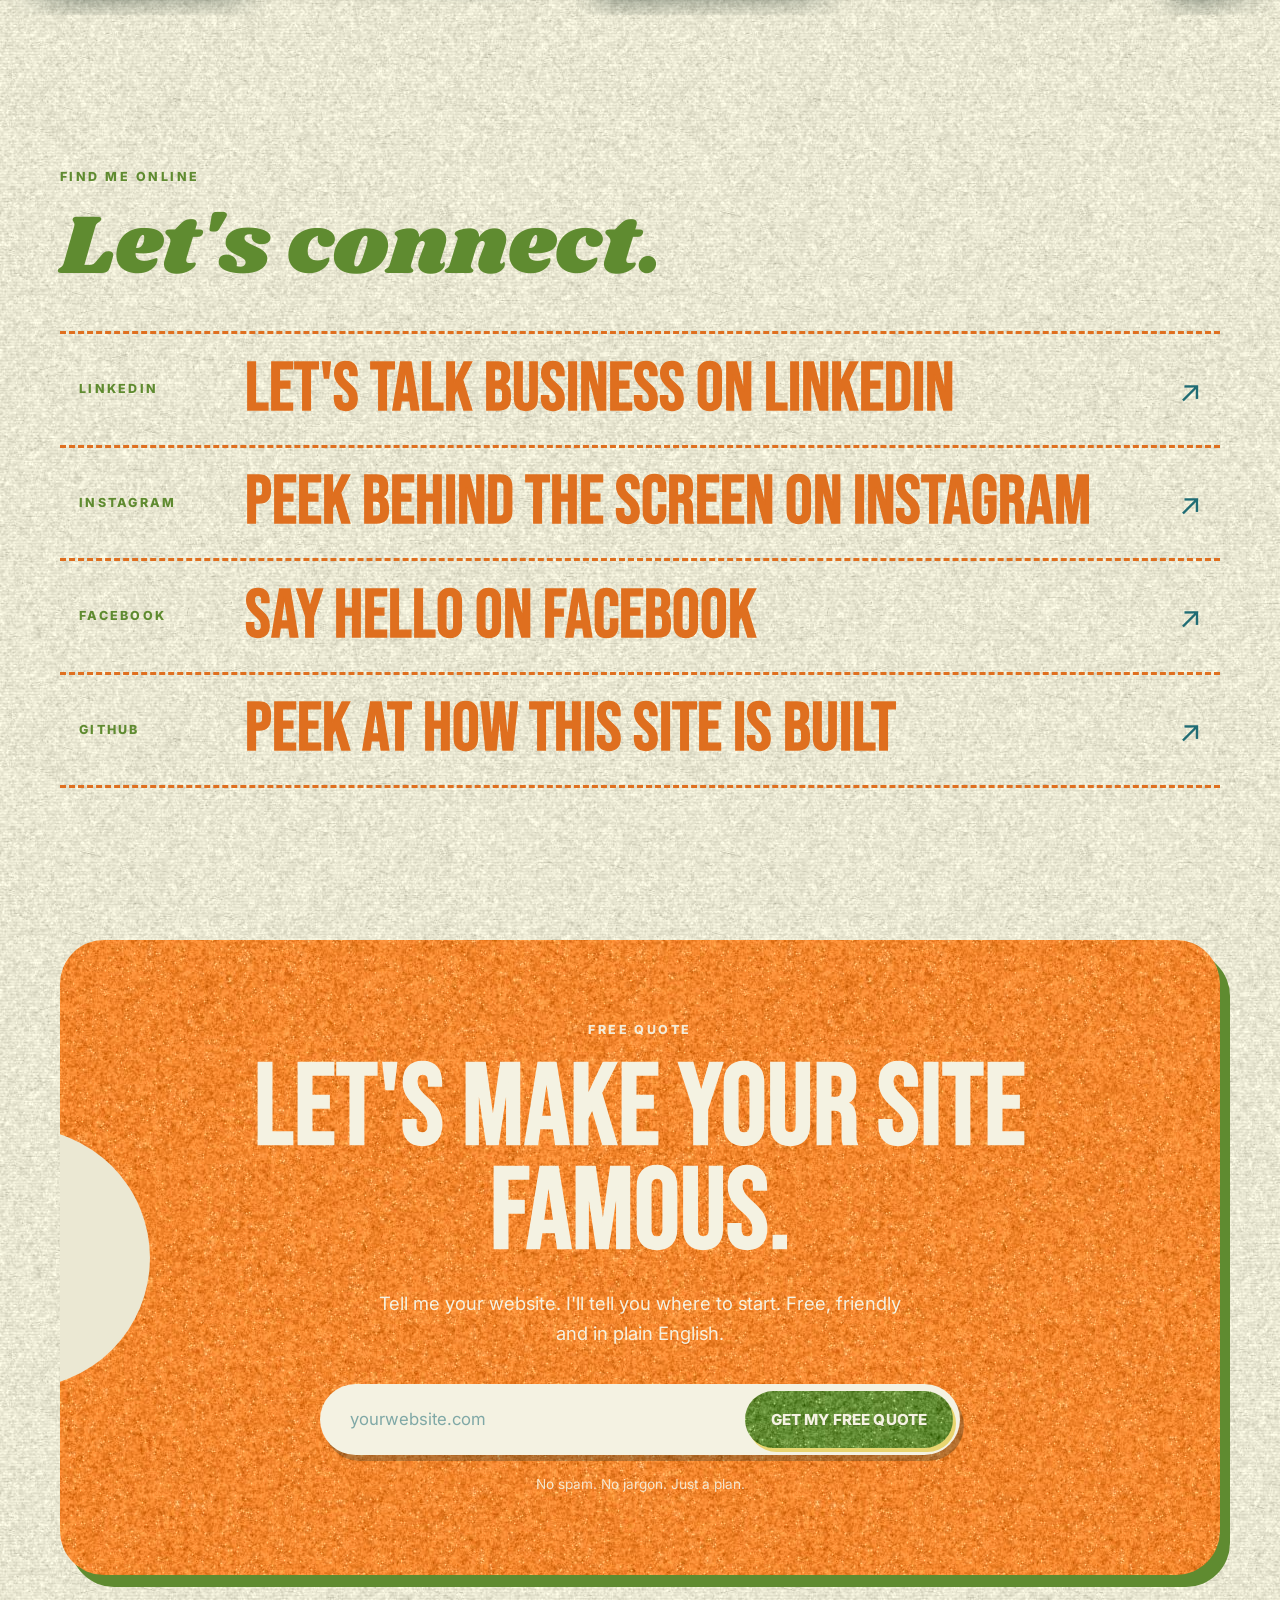
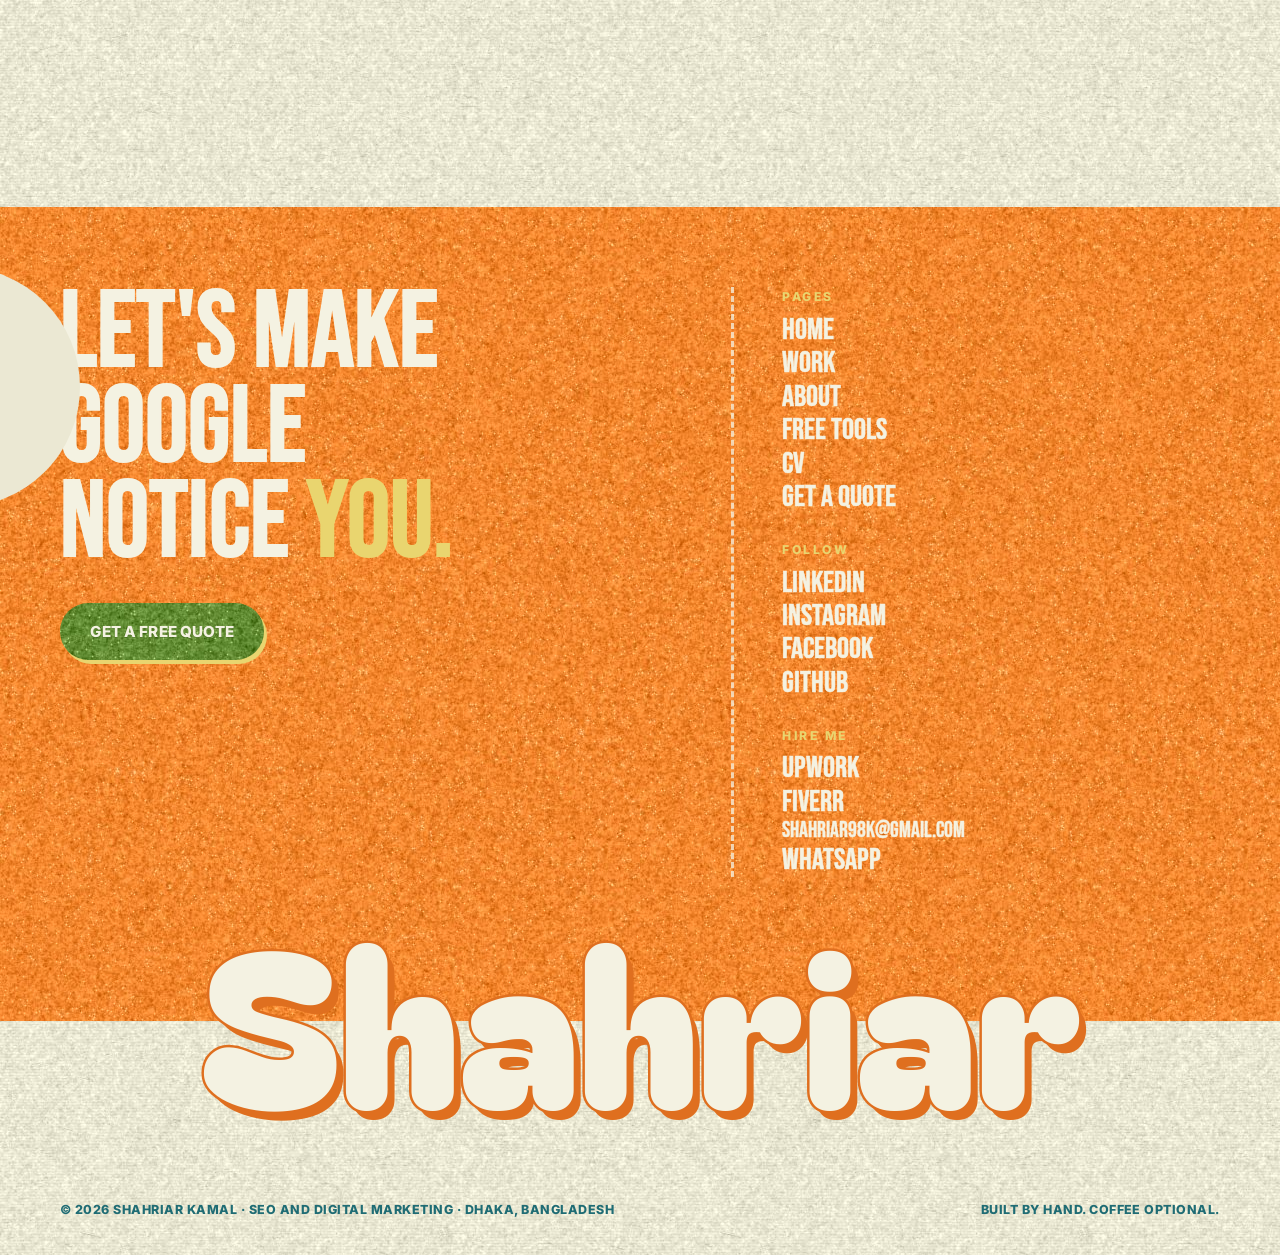
<file: about/index.html>
<!DOCTYPE html>
<html lang="en"><head><meta charset="UTF-8"><meta name="viewport" content="width=device-width,initial-scale=1,viewport-fit=cover">
<title>About Shahriar — SEO Specialist in Dhaka</title><meta name="description" content="Meet Shahriar: apparel engineer turned SEO specialist, Barcelona and Messi fan, working with brands worldwide."><meta name="author" content="Shahriar Kamal"><meta name="theme-color" content="#ebe8d3">
<link rel="icon" href="data:image/svg+xml,%3Csvg xmlns='http://www.w3.org/2000/svg' viewBox='0 0 100 100'%3E%3Crect width='100' height='100' rx='22' fill='%230b0b0c'/%3E%3Ctext x='50' y='68' font-size='56' font-weight='800' text-anchor='middle' fill='%23c8a030' font-family='Arial'%3ES%3C/text%3E%3C/svg%3E">
<script>document.documentElement.classList.add('js')</script>
<link rel="canonical" href="https://shahriar98k.github.io/about/">
<meta property="og:type" content="website"><meta property="og:url" content="https://shahriar98k.github.io/about/"><meta property="og:title" content="About Shahriar — SEO Specialist in Dhaka"><meta property="og:description" content="Meet Shahriar: apparel engineer turned SEO specialist, Barcelona and Messi fan, working with brands worldwide.">
<meta property="og:image" content="https://shahriar98k.github.io/og.png"><meta property="og:image:width" content="1200"><meta property="og:image:height" content="630">
<meta name="twitter:card" content="summary_large_image"><meta name="twitter:image" content="https://shahriar98k.github.io/og.png">
<script type="application/ld+json">{"@context": "https://schema.org", "@type": "Person", "name": "Shahriar Kamal", "alternateName": "Hakim Mohammed Shahriar Kamal", "jobTitle": "SEO Specialist", "url": "https://shahriar98k.github.io/", "image": "https://shahriar98k.github.io/assets/img/hero-cutout.webp", "description": "SEO and digital marketing for online stores and local businesses worldwide.", "knowsLanguage": ["en", "it", "ur"], "address": {"@type": "PostalAddress", "addressLocality": "Dhaka", "addressCountry": "BD"}, "sameAs": ["https://github.com/shahriar98k", "https://www.linkedin.com/in/hm-shahriar-kamal", "https://www.instagram.com/shahriar_98k", "https://www.facebook.com/98kshahriar", "https://www.upwork.com/freelancers/~016898508618a9bd90", "https://www.fiverr.com/sellers/hakimshahriar98"]}</script>
<link rel="stylesheet" href="/assets/css/site.css"></head><body><div id="cur"></div><div id="cur2"></div><header class="nav"><div class="wrap">
  <button class="menubtn" aria-label="Open menu" aria-expanded="false"><span class="bars"><i></i><i></i><i></i></span><span class="mt">Menu</span></button>
  <a class="logo" href="/" aria-label="Shahriar, home"><svg viewBox="0 0 200 60" preserveAspectRatio="none" aria-hidden="true"><path d="M8 20 C 50 -6, 140 -6, 192 6 C 200 9, 192 20, 184 15 C 140 6, 60 8, 12 30 Z" fill="#5f8b30"/></svg>Shahriar</a>
  <a class="btn gold sm" href="/contact/">Get a quote</a>
</div></header>
<div class="scrim"></div>
<aside class="drawer" aria-label="Menu" aria-hidden="true"><button class="x" aria-label="Close menu">×</button>
  <nav><a href="/">Home</a><a href="/work/">Work</a><a href="/about/">About</a><a href="/tools/">Free tools</a><a href="/cv/">CV</a><a href="/contact/">Contact</a><a href="/contact/">Free quote</a></nav>
  <div class="soc"><a href="https://www.linkedin.com/in/hm-shahriar-kamal" target="_blank" rel="noopener me" aria-label="LinkedIn"><svg viewBox="0 0 24 24" aria-hidden="true"><path d="M4.98 3.5a2.5 2.5 0 1 1 0 5 2.5 2.5 0 0 1 0-5zM3 9.75h4V21H3V9.75zm7 0h3.8v1.54h.06c.53-.95 1.84-1.95 3.78-1.95 4.04 0 4.78 2.55 4.78 5.87V21h-4v-5.1c0-1.22-.02-2.78-1.74-2.78-1.74 0-2 1.33-2 2.69V21h-4V9.75z"/></svg></a><a href="https://www.instagram.com/shahriar_98k" target="_blank" rel="noopener me" aria-label="Instagram"><svg viewBox="0 0 24 24" aria-hidden="true"><path fill-rule="evenodd" d="M7.5 2h9A5.5 5.5 0 0 1 22 7.5v9a5.5 5.5 0 0 1-5.5 5.5h-9A5.5 5.5 0 0 1 2 16.5v-9A5.5 5.5 0 0 1 7.5 2zm0 2A3.5 3.5 0 0 0 4 7.5v9A3.5 3.5 0 0 0 7.5 20h9a3.5 3.5 0 0 0 3.5-3.5v-9A3.5 3.5 0 0 0 16.5 4h-9zM12 7a5 5 0 1 1 0 10 5 5 0 0 1 0-10zm0 2a3 3 0 1 0 0 6 3 3 0 0 0 0-6zm5.2-3.2a1.2 1.2 0 1 1 0 2.4 1.2 1.2 0 0 1 0-2.4z"/></svg></a><a href="https://www.facebook.com/98kshahriar" target="_blank" rel="noopener me" aria-label="Facebook"><svg viewBox="0 0 24 24" aria-hidden="true"><path d="M22 12a10 10 0 1 0-11.56 9.88v-6.99H7.9V12h2.54V9.8c0-2.5 1.49-3.89 3.78-3.89 1.09 0 2.24.2 2.24.2v2.46h-1.26c-1.24 0-1.63.77-1.63 1.56V12h2.78l-.44 2.89h-2.34v6.99A10 10 0 0 0 22 12z"/></svg></a></div>
</aside><main id="main">
<section class="phero"><div class="wrap">
  <div class="pillbar fade"><span>About</span><div class="stks" aria-hidden="true"><i class="a">SH</i><i class="b">SEO</i><i class="c">13</i><i class="d">35+</i><i class="e"></i></div></div>
  <div class="about-hero">
  <div>
    <h1 class="h1"><span class="ln"><span>Hi, I'm</span></span><span class="ln"><span>Shahriar<span class="gold">.</span></span></span></h1>
    <p class="lead fade" style="animation-delay:.5s">I live in Dhaka, work with brands all over the world, and start my day in Google Search Console. Yes, really.</p>
  </div>
  <div class="stage" style="aspect-ratio:1/1"><div class="disc"></div>
    <div class="clip"><img class="cutout" style="width:96%" src="/assets/img/hero-cutout.webp" alt="Shahriar, smiling with a full beard and a beige blazer" width="900" height="895"></div>
  </div>
  </div>
</div></section>

<section class="sec" style="padding-top:2rem"><div class="wrap story">
  <div class="scol">
  <span class="eyebrow rv">My story, short</span>
  <p class="rv"><b>I started with social media</b> for one client. Then he asked for SEO and I knew nothing about it. So I tested, broke things and fixed them. Three months later, 5 or 6 keywords were at the top of Google USA. That client is still with me.</p>
  <p class="rv">Since then: online stores, clinics, hotels, staffing firms and builders. The USA, UK, Italy, Pakistan and a lot more. I also write, design, edit videos and run ads, because I can't sit still.</p>
  <p class="rv">Before all this, I studied <b>apparel engineering</b> at Bangladesh University of Textiles and <b>garments business</b> at IBA, University of Dhaka. I also work in the apparel industry. So it's fabric by day, Google after hours.</p>
  <p class="rv">One day I want to build a <b>sustainable luxury fashion house</b>. Until then, I'll keep making websites easier to find.</p>
  <div class="tl"><div class="ti rv"><h4>Textile student</h4><p>Apparel engineering at Bangladesh University of Textiles. My thesis was about lean manufacturing in sewing.</p></div><div class="ti rv"><h4>First client</h4><p>Jake Senn, from the USA. I started with social media for his business.</p></div><div class="ti rv"><h4>First SEO win</h4><p>He asked for SEO. I knew nothing, so I tested everything. In 3 months, 5 or 6 keywords hit the top of Google USA.</p></div><div class="ti rv"><h4>Going global</h4><p>Stores, hotels, staffing firms and more. The UK, Italy, Bulgaria, Pakistan, New Zealand and beyond.</p></div><div class="ti rv"><h4>Now</h4><p>35+ websites, 13 countries. Also studying garments business at IBA, University of Dhaka. Still learning.</p></div></div>
  </div>
  <aside class="sside rv d1">
    <figure class="pic"><img src="/assets/img/kurta-crossed.jpg" alt="Shahriar standing with arms crossed, smiling, in a light kurta" loading="lazy"></figure>
    <figure class="pic small"><img src="/assets/img/thesis.jpg" alt="Shahriar holding his thesis book at university" loading="lazy"><figcaption>Thesis day at BUTEX</figcaption></figure>
  </aside>
</div></section>

<section class="sec" style="padding-top:2rem"><div class="wrap">
  <span class="eyebrow rv">Beyond the screen</span>
  <h2 class="h2 script rv">Football. Fabric.<br>Festival lights.</h2>
  <div class="team rv">
    <div><small>Home</small><b>Dhaka, Bangladesh</b></div>
    <div><small>Languages</small><b>English, Italian, Urdu</b></div>
    <div><small>Club and country</small><b>Barcelona and Argentina</b></div>
    <div><small>Hero</small><b>Lionel Messi</b></div>
  </div>
</div>
<div class="reel"><div class="track"><figure class="ph"><img src="/assets/img/riverside.jpg" alt="Night shift ideas hit different by the river." loading="lazy"><span>Night shift ideas hit different by the river.</span></figure><figure class="ph"><img src="/assets/img/argentina-10.jpg" alt="Messi shirt, garment showroom. Both my worlds." loading="lazy"><span>Messi shirt, garment showroom. Both my worlds.</span></figure><figure class="ph"><img src="/assets/img/barca-boat.jpg" alt="Barça shirt, boat, beach. Worth the sand." loading="lazy"><span>Barça shirt, boat, beach. Worth the sand.</span></figure><figure class="ph"><img src="/assets/img/stadium.jpg" alt="Cheering for Bangladesh football." loading="lazy"><span>Cheering for Bangladesh football.</span></figure><figure class="ph"><img src="/assets/img/thesis.jpg" alt="Thesis done. Lean manufacturing in sewing." loading="lazy"><span>Thesis done. Lean manufacturing in sewing.</span></figure><figure class="ph"><img src="/assets/img/argentina-crowd.jpg" alt="Argentina fans in Dhaka. Zero chill." loading="lazy"><span>Argentina fans in Dhaka. Zero chill.</span></figure><figure class="ph"><img src="/assets/img/barca-palm.jpg" alt="Barça 1899–1999 shirt, palm trees, sunglasses." loading="lazy"><span>Barça 1899–1999 shirt, palm trees, sunglasses.</span></figure><figure class="ph"><img src="/assets/img/kurta-lights.jpg" alt="Festival lights. Good mood on." loading="lazy"><span>Festival lights. Good mood on.</span></figure><figure class="ph"><img src="/assets/img/grey-suit.jpg" alt="Client call outfit. Camera optional." loading="lazy"><span>Client call outfit. Camera optional.</span></figure><figure class="ph"><img src="/assets/img/profile.jpg" alt="Looking for the next keyword." loading="lazy"><span>Looking for the next keyword.</span></figure><figure class="ph"><img src="/assets/img/riverside.jpg" alt="Night shift ideas hit different by the river." loading="lazy"><span>Night shift ideas hit different by the river.</span></figure><figure class="ph"><img src="/assets/img/argentina-10.jpg" alt="Messi shirt, garment showroom. Both my worlds." loading="lazy"><span>Messi shirt, garment showroom. Both my worlds.</span></figure><figure class="ph"><img src="/assets/img/barca-boat.jpg" alt="Barça shirt, boat, beach. Worth the sand." loading="lazy"><span>Barça shirt, boat, beach. Worth the sand.</span></figure><figure class="ph"><img src="/assets/img/stadium.jpg" alt="Cheering for Bangladesh football." loading="lazy"><span>Cheering for Bangladesh football.</span></figure><figure class="ph"><img src="/assets/img/thesis.jpg" alt="Thesis done. Lean manufacturing in sewing." loading="lazy"><span>Thesis done. Lean manufacturing in sewing.</span></figure><figure class="ph"><img src="/assets/img/argentina-crowd.jpg" alt="Argentina fans in Dhaka. Zero chill." loading="lazy"><span>Argentina fans in Dhaka. Zero chill.</span></figure><figure class="ph"><img src="/assets/img/barca-palm.jpg" alt="Barça 1899–1999 shirt, palm trees, sunglasses." loading="lazy"><span>Barça 1899–1999 shirt, palm trees, sunglasses.</span></figure><figure class="ph"><img src="/assets/img/kurta-lights.jpg" alt="Festival lights. Good mood on." loading="lazy"><span>Festival lights. Good mood on.</span></figure><figure class="ph"><img src="/assets/img/grey-suit.jpg" alt="Client call outfit. Camera optional." loading="lazy"><span>Client call outfit. Camera optional.</span></figure><figure class="ph"><img src="/assets/img/profile.jpg" alt="Looking for the next keyword." loading="lazy"><span>Looking for the next keyword.</span></figure></div></div></section>

<section class="sec" style="padding-top:2rem"><div class="wrap">
  <span class="eyebrow rv">Find me online</span>
  <h2 class="h2 script rv">Let's connect.</h2>
  <div class="links"><a class="lnk rv" href="https://www.linkedin.com/in/hm-shahriar-kamal" target="_blank" rel="noopener me"><span class="k">LinkedIn</span><span class="t">Let's talk business on LinkedIn</span><span class="ar" aria-hidden="true">↗</span></a><a class="lnk rv" href="https://www.instagram.com/shahriar_98k" target="_blank" rel="noopener me"><span class="k">Instagram</span><span class="t">Peek behind the screen on Instagram</span><span class="ar" aria-hidden="true">↗</span></a><a class="lnk rv" href="https://www.facebook.com/98kshahriar" target="_blank" rel="noopener me"><span class="k">Facebook</span><span class="t">Say hello on Facebook</span><span class="ar" aria-hidden="true">↗</span></a><a class="lnk rv" href="https://github.com/shahriar98k" target="_blank" rel="noopener me"><span class="k">GitHub</span><span class="t">Peek at how this site is built</span><span class="ar" aria-hidden="true">↗</span></a></div>
</div></section>
<section class="sec" style="padding-top:2rem"><div class="wrap"><div class="hook rv">
  <span class="eyebrow">Free quote</span>
  <h2>Let's make your site famous.</h2>
  <p>Tell me your website. I'll tell you where to start. Free, friendly and in plain English.</p>
  <form class="quick" action="/contact/" method="get"><input type="text" name="site" placeholder="yourwebsite.com" aria-label="Your website"><button class="btn gold" type="submit">Get my free quote</button></form>
  <small>No spam. No jargon. Just a plan.</small>
</div></div></section>
</main><footer class="foot">
  <div class="fo"><div class="wrap fgrid">
    <div class="fl"><div class="big">Let's make Google<br>notice <a href="/contact/">you.</a></div><a class="btn gold" href="/contact/">Get a free quote</a></div>
    <div class="fr">
      <div><h5>Pages</h5><a href="/">Home</a><a href="/work/">Work</a><a href="/about/">About</a><a href="/tools/">Free tools</a><a href="/cv/">CV</a><a href="/contact/">Get a quote</a></div>
      <div><h5>Follow</h5><a href="https://www.linkedin.com/in/hm-shahriar-kamal" target="_blank" rel="noopener me">LinkedIn</a><a href="https://www.instagram.com/shahriar_98k" target="_blank" rel="noopener me">Instagram</a><a href="https://www.facebook.com/98kshahriar" target="_blank" rel="noopener me">Facebook</a><a href="https://github.com/shahriar98k" target="_blank" rel="noopener me">GitHub</a></div>
      <div><h5>Hire me</h5><a href="https://www.upwork.com/freelancers/~016898508618a9bd90" target="_blank" rel="noopener">Upwork</a><a href="https://www.fiverr.com/sellers/hakimshahriar98" target="_blank" rel="noopener">Fiverr</a><a href="mailto:shahriar98k@gmail.com" style="font-size:1.4rem">shahriar98k@gmail.com</a><a href="https://wa.me/8801851216669" target="_blank" rel="noopener">WhatsApp</a></div>
    </div>
  </div></div>
  <div class="fc"><span class="biglogo" aria-hidden="true">Shahriar</span><div class="wrap copy"><span>© 2026 Shahriar Kamal · SEO and digital marketing · Dhaka, Bangladesh</span><span>Built by hand. Coffee optional.</span></div></div>
</footer><script src="/assets/js/site.js" defer></script></body></html>
</file>
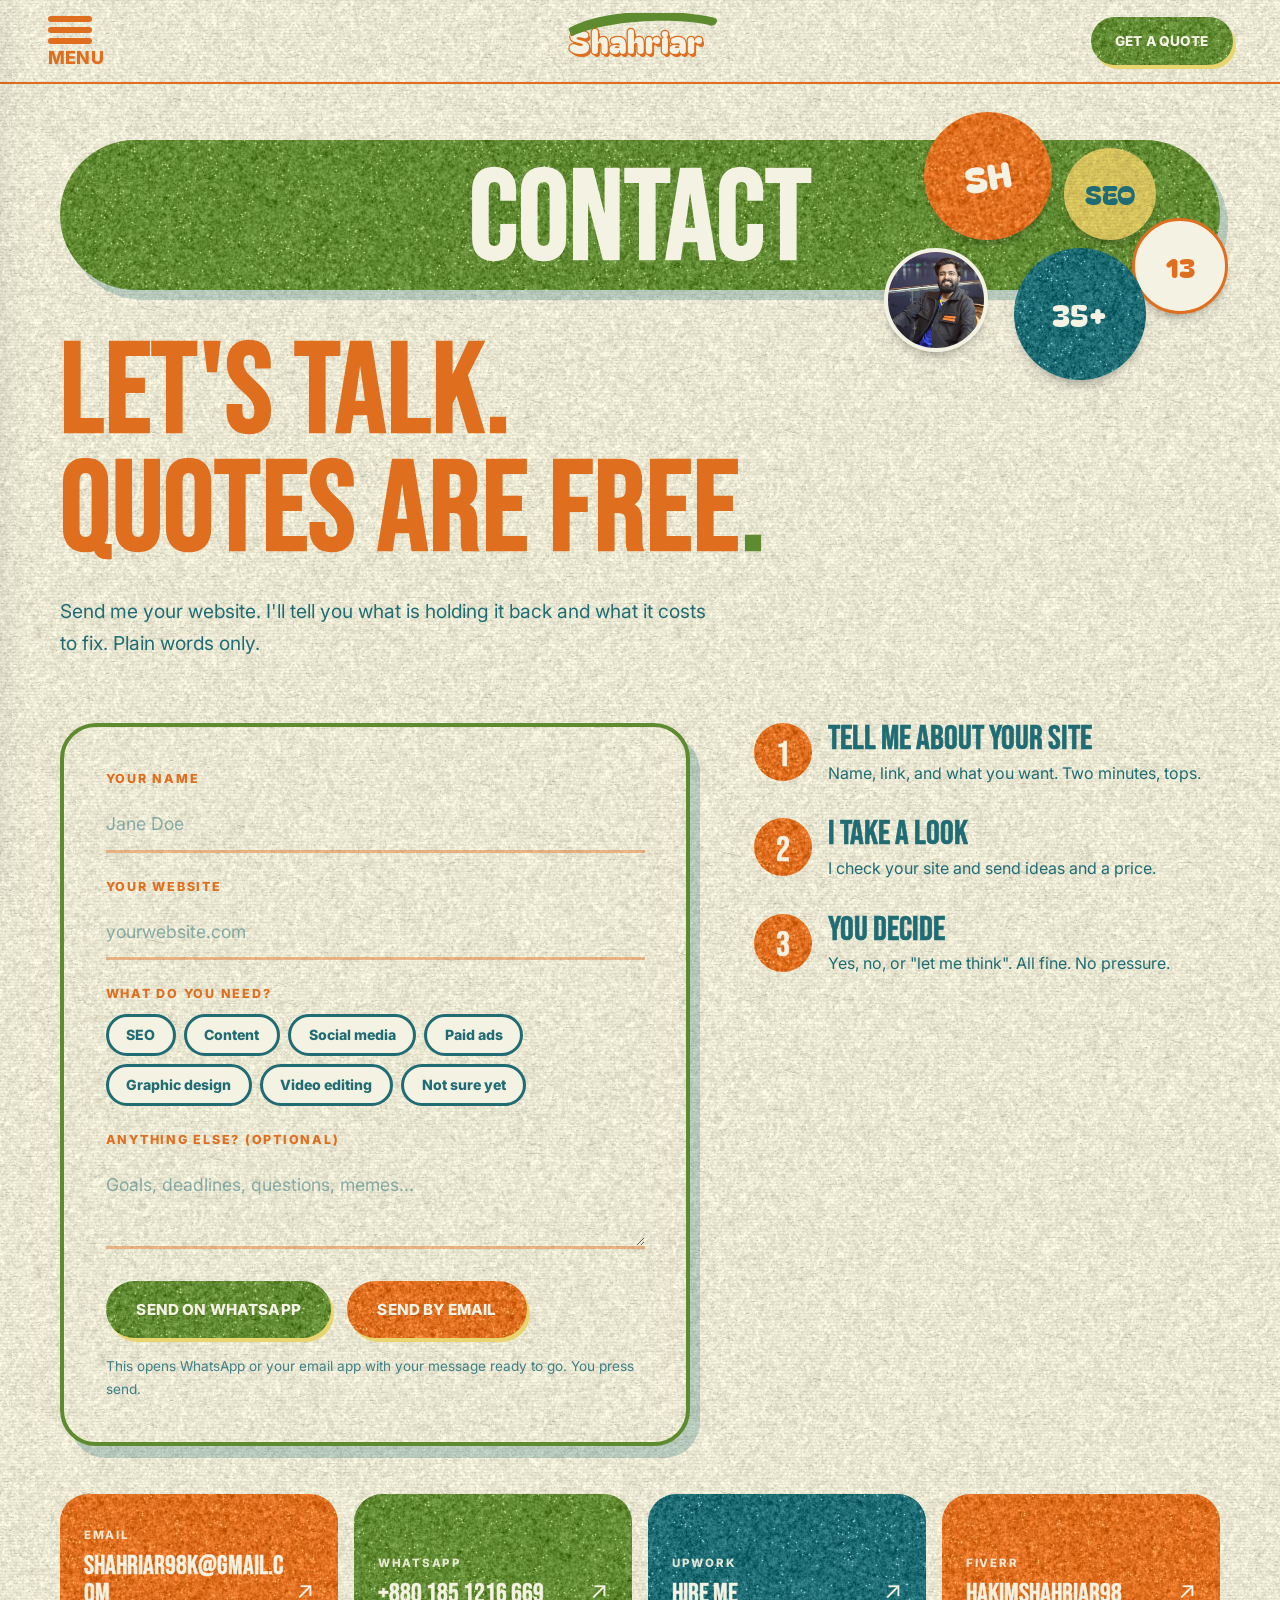
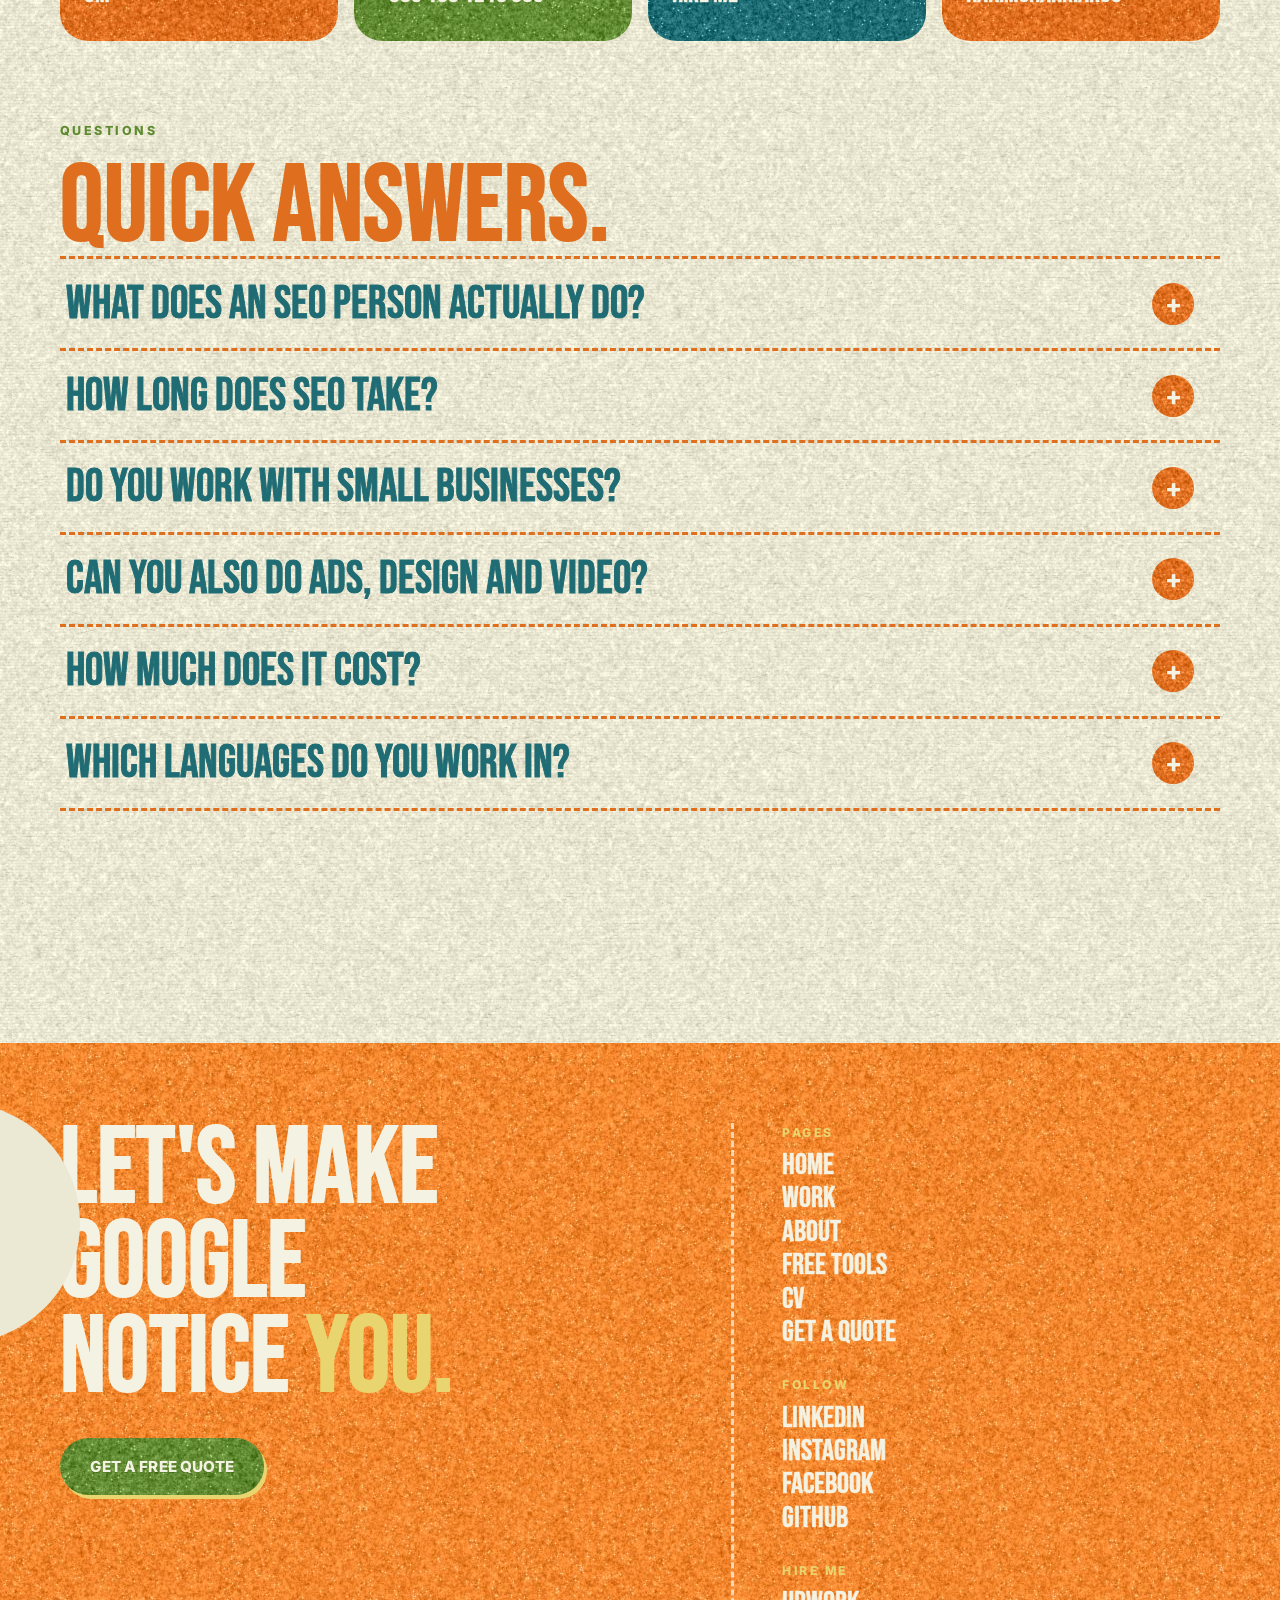
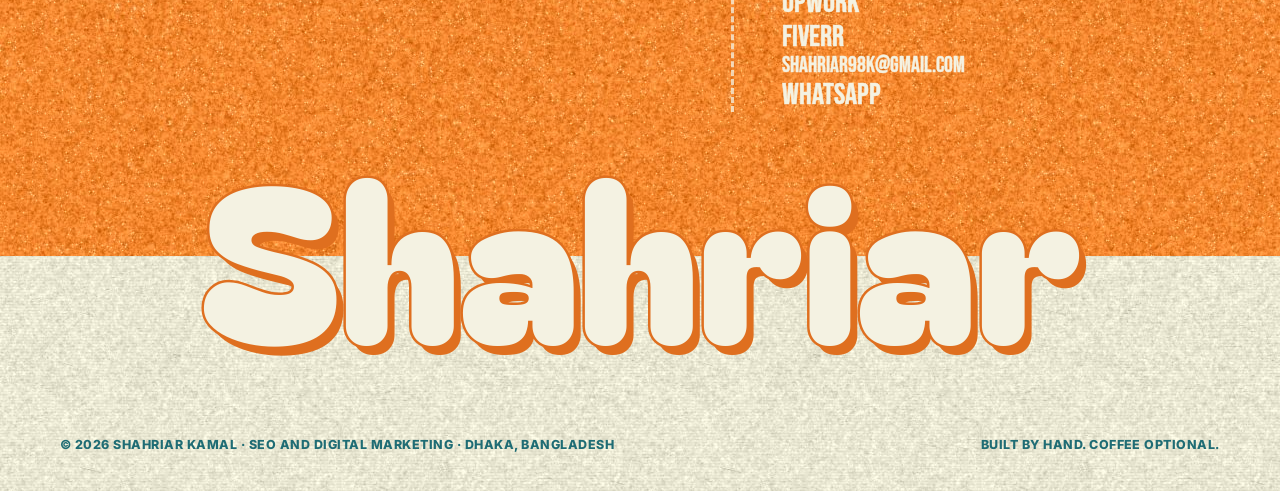
<file: contact/index.html>
<!DOCTYPE html>
<html lang="en"><head><meta charset="UTF-8"><meta name="viewport" content="width=device-width,initial-scale=1,viewport-fit=cover">
<title>Contact Shahriar — Get a Free SEO Quote</title><meta name="description" content="Send your website and get a free, plain-English quote for SEO, content, ads, design or video editing."><meta name="author" content="Shahriar Kamal"><meta name="theme-color" content="#ebe8d3">
<link rel="icon" href="data:image/svg+xml,%3Csvg xmlns='http://www.w3.org/2000/svg' viewBox='0 0 100 100'%3E%3Crect width='100' height='100' rx='22' fill='%230b0b0c'/%3E%3Ctext x='50' y='68' font-size='56' font-weight='800' text-anchor='middle' fill='%23c8a030' font-family='Arial'%3ES%3C/text%3E%3C/svg%3E">
<script>document.documentElement.classList.add('js')</script>
<link rel="canonical" href="https://shahriar98k.github.io/contact/">
<meta property="og:type" content="website"><meta property="og:url" content="https://shahriar98k.github.io/contact/"><meta property="og:title" content="Contact Shahriar — Get a Free SEO Quote"><meta property="og:description" content="Send your website and get a free, plain-English quote for SEO, content, ads, design or video editing.">
<meta property="og:image" content="https://shahriar98k.github.io/og.png"><meta property="og:image:width" content="1200"><meta property="og:image:height" content="630">
<meta name="twitter:card" content="summary_large_image"><meta name="twitter:image" content="https://shahriar98k.github.io/og.png">
<script type="application/ld+json">{"@context": "https://schema.org", "@type": "Person", "name": "Shahriar Kamal", "alternateName": "Hakim Mohammed Shahriar Kamal", "jobTitle": "SEO Specialist", "url": "https://shahriar98k.github.io/", "image": "https://shahriar98k.github.io/assets/img/hero-cutout.webp", "description": "SEO and digital marketing for online stores and local businesses worldwide.", "knowsLanguage": ["en", "it", "ur"], "address": {"@type": "PostalAddress", "addressLocality": "Dhaka", "addressCountry": "BD"}, "sameAs": ["https://github.com/shahriar98k", "https://www.linkedin.com/in/hm-shahriar-kamal", "https://www.instagram.com/shahriar_98k", "https://www.facebook.com/98kshahriar", "https://www.upwork.com/freelancers/~016898508618a9bd90", "https://www.fiverr.com/sellers/hakimshahriar98"]}</script>
<link rel="stylesheet" href="/assets/css/site.css"></head><body><div id="cur"></div><div id="cur2"></div><header class="nav"><div class="wrap">
  <button class="menubtn" aria-label="Open menu" aria-expanded="false"><span class="bars"><i></i><i></i><i></i></span><span class="mt">Menu</span></button>
  <a class="logo" href="/" aria-label="Shahriar, home"><svg viewBox="0 0 200 60" preserveAspectRatio="none" aria-hidden="true"><path d="M8 20 C 50 -6, 140 -6, 192 6 C 200 9, 192 20, 184 15 C 140 6, 60 8, 12 30 Z" fill="#5f8b30"/></svg>Shahriar</a>
  <a class="btn gold sm" href="/contact/">Get a quote</a>
</div></header>
<div class="scrim"></div>
<aside class="drawer" aria-label="Menu" aria-hidden="true"><button class="x" aria-label="Close menu">×</button>
  <nav><a href="/">Home</a><a href="/work/">Work</a><a href="/about/">About</a><a href="/tools/">Free tools</a><a href="/cv/">CV</a><a href="/contact/">Contact</a><a href="/contact/">Free quote</a></nav>
  <div class="soc"><a href="https://www.linkedin.com/in/hm-shahriar-kamal" target="_blank" rel="noopener me" aria-label="LinkedIn"><svg viewBox="0 0 24 24" aria-hidden="true"><path d="M4.98 3.5a2.5 2.5 0 1 1 0 5 2.5 2.5 0 0 1 0-5zM3 9.75h4V21H3V9.75zm7 0h3.8v1.54h.06c.53-.95 1.84-1.95 3.78-1.95 4.04 0 4.78 2.55 4.78 5.87V21h-4v-5.1c0-1.22-.02-2.78-1.74-2.78-1.74 0-2 1.33-2 2.69V21h-4V9.75z"/></svg></a><a href="https://www.instagram.com/shahriar_98k" target="_blank" rel="noopener me" aria-label="Instagram"><svg viewBox="0 0 24 24" aria-hidden="true"><path fill-rule="evenodd" d="M7.5 2h9A5.5 5.5 0 0 1 22 7.5v9a5.5 5.5 0 0 1-5.5 5.5h-9A5.5 5.5 0 0 1 2 16.5v-9A5.5 5.5 0 0 1 7.5 2zm0 2A3.5 3.5 0 0 0 4 7.5v9A3.5 3.5 0 0 0 7.5 20h9a3.5 3.5 0 0 0 3.5-3.5v-9A3.5 3.5 0 0 0 16.5 4h-9zM12 7a5 5 0 1 1 0 10 5 5 0 0 1 0-10zm0 2a3 3 0 1 0 0 6 3 3 0 0 0 0-6zm5.2-3.2a1.2 1.2 0 1 1 0 2.4 1.2 1.2 0 0 1 0-2.4z"/></svg></a><a href="https://www.facebook.com/98kshahriar" target="_blank" rel="noopener me" aria-label="Facebook"><svg viewBox="0 0 24 24" aria-hidden="true"><path d="M22 12a10 10 0 1 0-11.56 9.88v-6.99H7.9V12h2.54V9.8c0-2.5 1.49-3.89 3.78-3.89 1.09 0 2.24.2 2.24.2v2.46h-1.26c-1.24 0-1.63.77-1.63 1.56V12h2.78l-.44 2.89h-2.34v6.99A10 10 0 0 0 22 12z"/></svg></a></div>
</aside><main id="main">
<section class="phero"><div class="wrap">
  <div class="pillbar fade"><span>Contact</span><div class="stks" aria-hidden="true"><i class="a">SH</i><i class="b">SEO</i><i class="c">13</i><i class="d">35+</i><i class="e"></i></div></div>
  <h1 class="h1"><span class="ln"><span>Let's talk.</span></span><span class="ln"><span>Quotes are free<span class="gold">.</span></span></span></h1>
  <p class="lead fade" style="animation-delay:.5s">Send me your website. I'll tell you what is holding it back and what it costs to fix. Plain words only.</p>
</div></section>
<section style="padding-bottom:2rem"><div class="wrap cgrid">
  <form class="form rv" id="qform" onsubmit="return false">
    <div class="fld"><label for="name">Your name</label><input id="name" type="text" placeholder="Jane Doe" autocomplete="name"></div>
    <div class="fld"><label for="site">Your website</label><input id="site" type="text" placeholder="yourwebsite.com" autocomplete="url"></div>
    <div class="fld"><label>What do you need?</label><div class="opts"><button type="button" class="opt" aria-pressed="false">SEO</button><button type="button" class="opt" aria-pressed="false">Content</button><button type="button" class="opt" aria-pressed="false">Social media</button><button type="button" class="opt" aria-pressed="false">Paid ads</button><button type="button" class="opt" aria-pressed="false">Graphic design</button><button type="button" class="opt" aria-pressed="false">Video editing</button><button type="button" class="opt" aria-pressed="false">Not sure yet</button></div></div>
    <div class="fld"><label for="msg">Anything else? (optional)</label><textarea id="msg" placeholder="Goals, deadlines, questions, memes..."></textarea></div>
    <div class="sendrow"><button class="btn gold" id="sendwa" type="button">Send on WhatsApp</button><button class="btn dark" id="sendmail" type="button">Send by email</button></div>
    <p class="fine">This opens WhatsApp or your email app with your message ready to go. You press send.</p>
  </form>
  <div class="steps rv d1">
    <div class="st"><div><h4>Tell me about your site</h4><p>Name, link, and what you want. Two minutes, tops.</p></div></div>
    <div class="st"><div><h4>I take a look</h4><p>I check your site and send ideas and a price.</p></div></div>
    <div class="st"><div><h4>You decide</h4><p>Yes, no, or "let me think". All fine. No pressure.</p></div></div>
  </div>
</div>
<div class="wrap"><div class="cards4 rv">
  <a class="cc" href="mailto:shahriar98k@gmail.com"><div><small>Email</small><b>shahriar98k@gmail.com</b></div><i>↗</i></a>
  <a class="cc" href="https://wa.me/8801851216669" target="_blank" rel="noopener"><div><small>WhatsApp</small><b>+880 185 1216 669</b></div><i>↗</i></a>
  <a class="cc" href="https://www.upwork.com/freelancers/~016898508618a9bd90" target="_blank" rel="noopener"><div><small>Upwork</small><b>Hire me</b></div><i>↗</i></a>
  <a class="cc" href="https://www.fiverr.com/sellers/hakimshahriar98" target="_blank" rel="noopener"><div><small>Fiverr</small><b>hakimshahriar98</b></div><i>↗</i></a>
</div></div></section>
<section class="sec faqsec" style="padding-top:3rem"><div class="wrap"><span class="eyebrow rv">Questions</span><h2 class="h2 rv">Quick answers.</h2><div class="acc faq rv"><div class="ai"><button aria-expanded="false"><h4>What does an SEO person actually do?</h4><span class="pl">+</span></button><div class="body"><div><p>I find the words your customers type into Google, fix your site so Google understands it, and write content that answers their questions. Then I send you reports in plain English.</p></div></div></div><div class="ai"><button aria-expanded="false"><h4>How long does SEO take?</h4><span class="pl">+</span></button><div class="body"><div><p>Usually a few months to see steady movement. My first SEO job got 5 or 6 keywords to the top in 3 months. Mystery College nearly doubled its sales in a year. Every site is different, so I will never promise magic.</p></div></div></div><div class="ai"><button aria-expanded="false"><h4>Do you work with small businesses?</h4><span class="pl">+</span></button><div class="body"><div><p>Yes. Most of my clients are small and mid-size: online stores, clinics, hotels, builders and agencies.</p></div></div></div><div class="ai"><button aria-expanded="false"><h4>Can you also do ads, design and video?</h4><span class="pl">+</span></button><div class="body"><div><p>Yes. Google and Meta ads, graphic design, video editing and social media too. I will only suggest what you really need.</p></div></div></div><div class="ai"><button aria-expanded="false"><h4>How much does it cost?</h4><span class="pl">+</span></button><div class="body"><div><p>It depends on your site and your goals. Send me your link and I will give you a free quote with clear numbers.</p></div></div></div><div class="ai"><button aria-expanded="false"><h4>Which languages do you work in?</h4><span class="pl">+</span></button><div class="body"><div><p>English, Italian and Urdu.</p></div></div></div></div></div></section>
</main><footer class="foot">
  <div class="fo"><div class="wrap fgrid">
    <div class="fl"><div class="big">Let's make Google<br>notice <a href="/contact/">you.</a></div><a class="btn gold" href="/contact/">Get a free quote</a></div>
    <div class="fr">
      <div><h5>Pages</h5><a href="/">Home</a><a href="/work/">Work</a><a href="/about/">About</a><a href="/tools/">Free tools</a><a href="/cv/">CV</a><a href="/contact/">Get a quote</a></div>
      <div><h5>Follow</h5><a href="https://www.linkedin.com/in/hm-shahriar-kamal" target="_blank" rel="noopener me">LinkedIn</a><a href="https://www.instagram.com/shahriar_98k" target="_blank" rel="noopener me">Instagram</a><a href="https://www.facebook.com/98kshahriar" target="_blank" rel="noopener me">Facebook</a><a href="https://github.com/shahriar98k" target="_blank" rel="noopener me">GitHub</a></div>
      <div><h5>Hire me</h5><a href="https://www.upwork.com/freelancers/~016898508618a9bd90" target="_blank" rel="noopener">Upwork</a><a href="https://www.fiverr.com/sellers/hakimshahriar98" target="_blank" rel="noopener">Fiverr</a><a href="mailto:shahriar98k@gmail.com" style="font-size:1.4rem">shahriar98k@gmail.com</a><a href="https://wa.me/8801851216669" target="_blank" rel="noopener">WhatsApp</a></div>
    </div>
  </div></div>
  <div class="fc"><span class="biglogo" aria-hidden="true">Shahriar</span><div class="wrap copy"><span>© 2026 Shahriar Kamal · SEO and digital marketing · Dhaka, Bangladesh</span><span>Built by hand. Coffee optional.</span></div></div>
</footer><script src="/assets/js/site.js" defer></script></body></html>
</file>
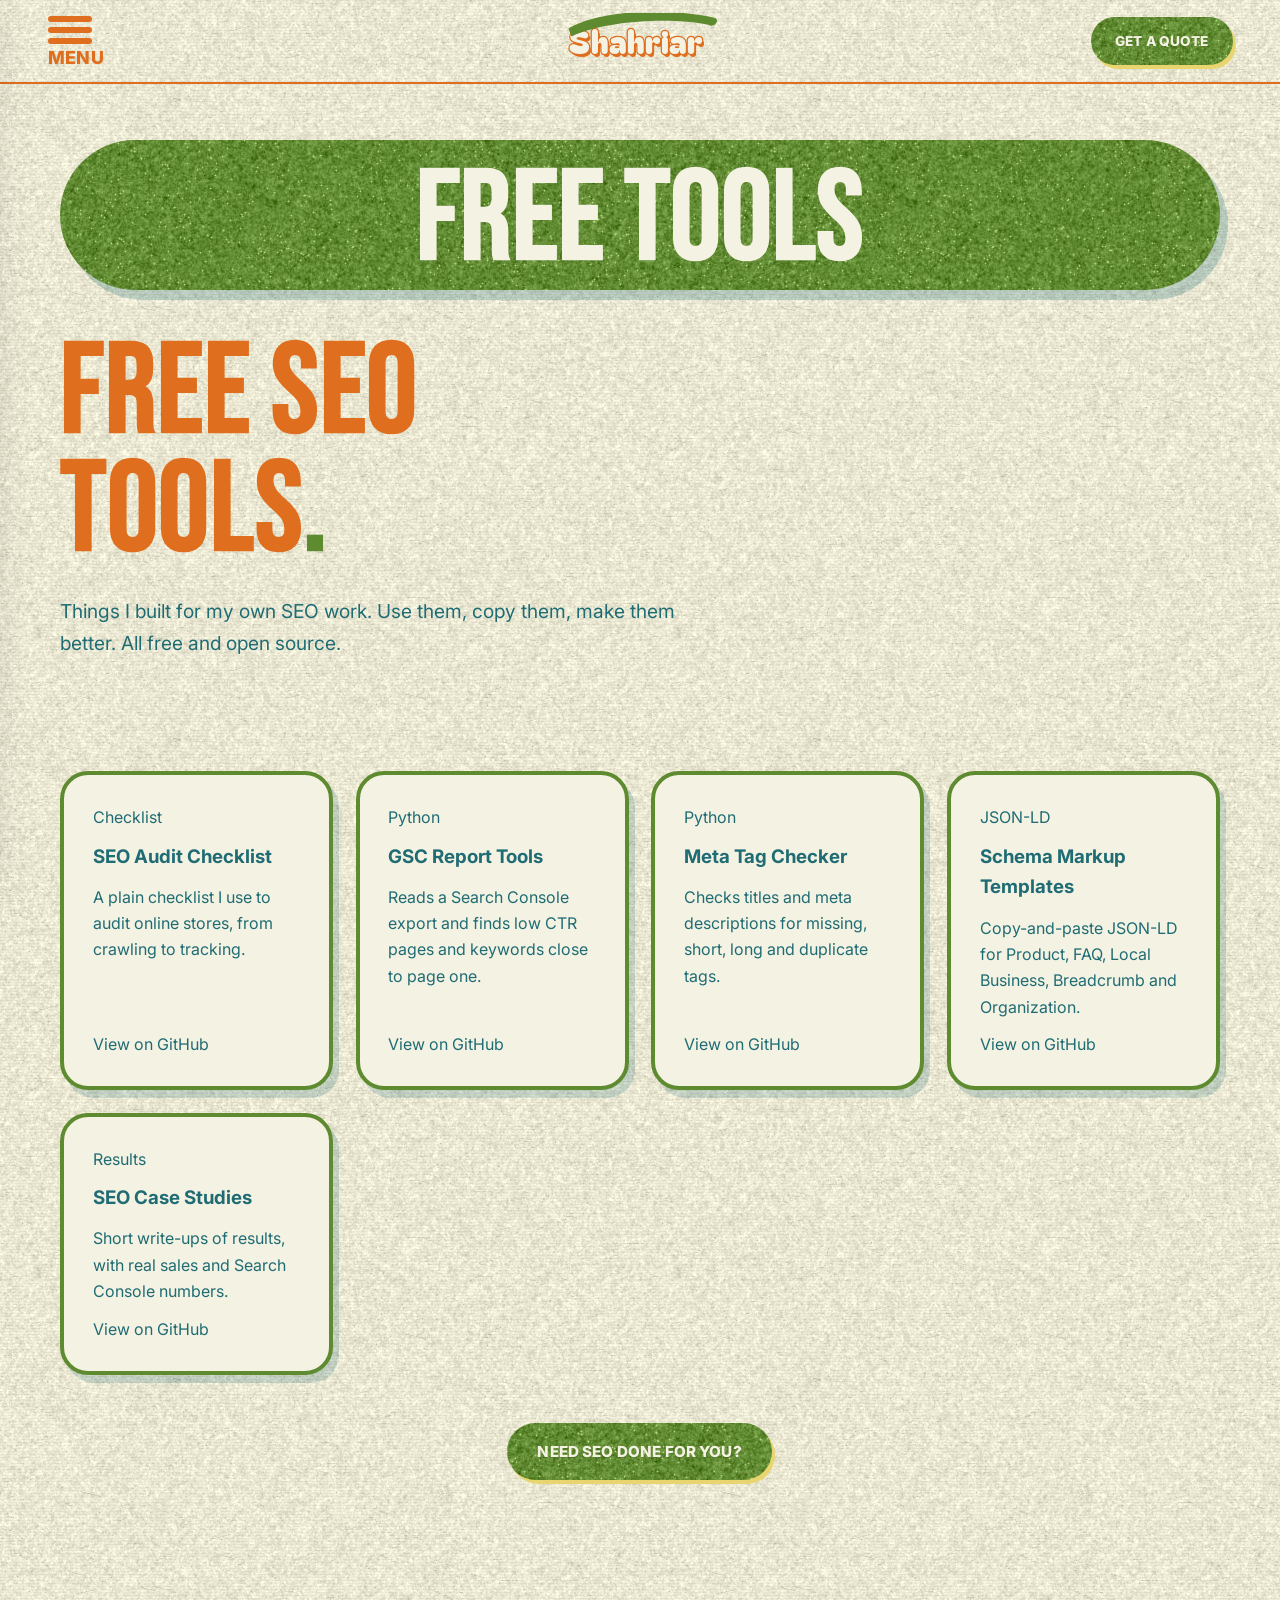
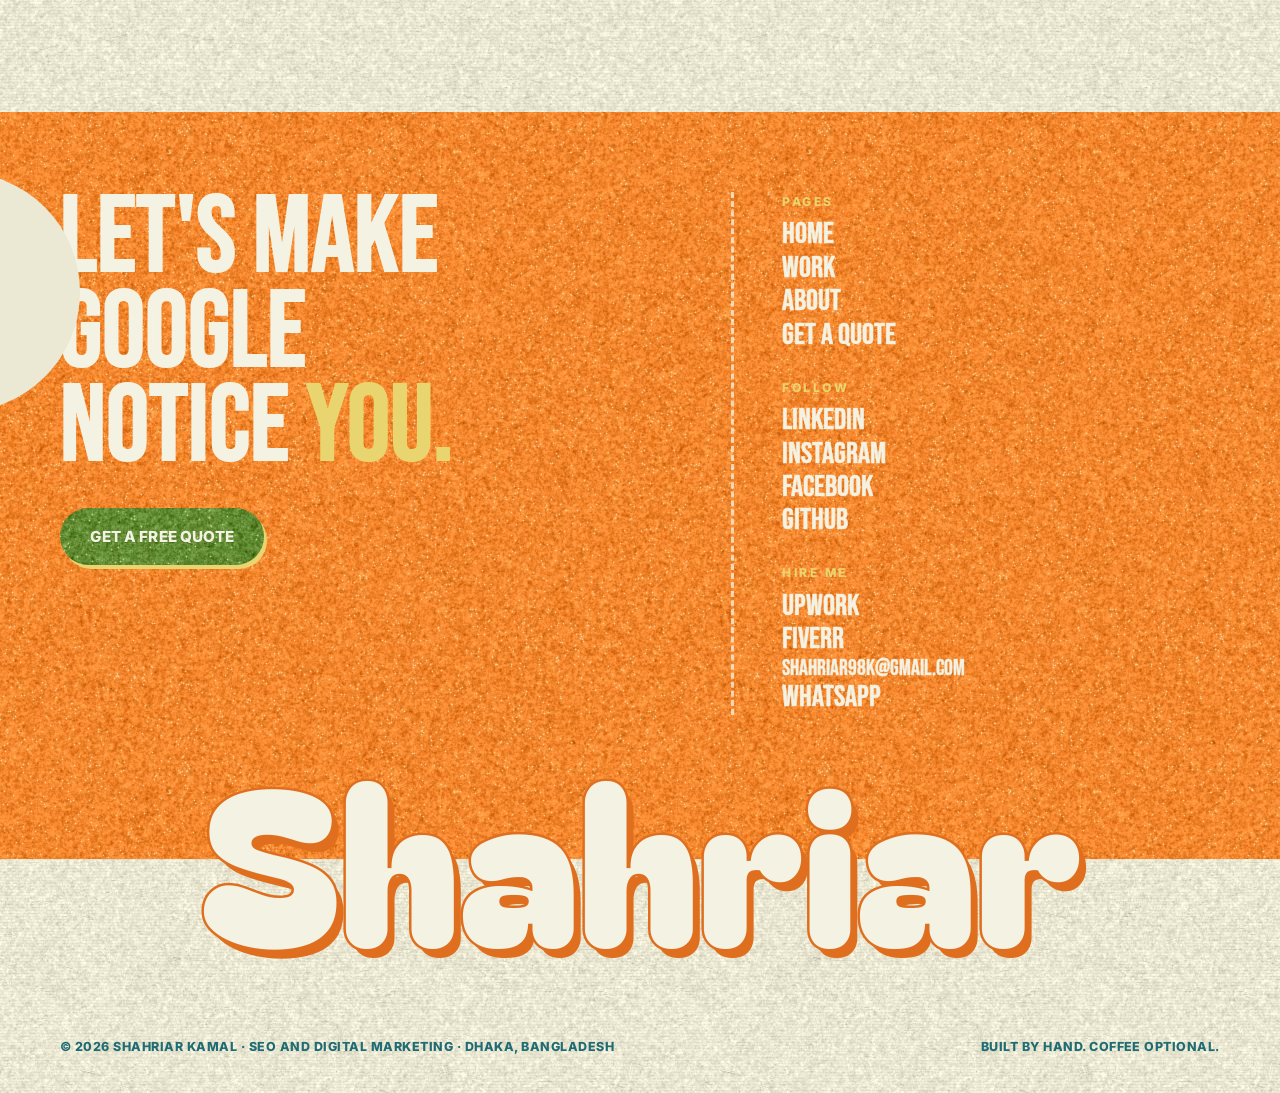
<file: tools/index.html>
<!DOCTYPE html>
<html lang="en"><head><meta charset="UTF-8"><meta name="viewport" content="width=device-width,initial-scale=1,viewport-fit=cover">
<title>Free SEO Tools and Checklists by Shahriar</title><meta name="description" content="Free SEO tools, templates and checklists for online stores. Open source on GitHub. Use them, copy them, improve them."><meta name="author" content="Shahriar Kamal"><meta name="theme-color" content="#ebe8d3">
<link rel="icon" href="data:image/svg+xml,%3Csvg xmlns='http://www.w3.org/2000/svg' viewBox='0 0 100 100'%3E%3Crect width='100' height='100' rx='22' fill='%230b0b0c'/%3E%3Ctext x='50' y='68' font-size='56' font-weight='800' text-anchor='middle' fill='%23c8a030' font-family='Arial'%3ES%3C/text%3E%3C/svg%3E">
<script>document.documentElement.classList.add('js')</script>
<link rel="canonical" href="https://shahriar98k.github.io/tools/">
<meta property="og:type" content="website"><meta property="og:url" content="https://shahriar98k.github.io/tools/"><meta property="og:title" content="Free SEO Tools and Checklists by Shahriar"><meta property="og:description" content="Free SEO tools, templates and checklists for online stores. Open source on GitHub. Use them, copy them, improve them.">
<meta property="og:image" content="https://shahriar98k.github.io/og.png"><meta property="og:image:width" content="1200"><meta property="og:image:height" content="630">
<meta name="twitter:card" content="summary_large_image"><meta name="twitter:image" content="https://shahriar98k.github.io/og.png">
<script type="application/ld+json">{"@context": "https://schema.org", "@type": "Person", "name": "Shahriar Kamal", "alternateName": "Hakim Mohammed Shahriar Kamal", "jobTitle": "SEO Specialist", "url": "https://shahriar98k.github.io/", "image": "https://shahriar98k.github.io/assets/img/hero-cutout.webp", "description": "SEO and digital marketing for online stores and local businesses worldwide.", "knowsLanguage": ["en", "it", "ur"], "address": {"@type": "PostalAddress", "addressLocality": "Dhaka", "addressCountry": "BD"}, "sameAs": ["https://github.com/shahriar98k", "https://www.linkedin.com/in/hm-shahriar-kamal", "https://www.instagram.com/shahriar_98k", "https://www.facebook.com/98kshahriar", "https://www.upwork.com/freelancers/~016898508618a9bd90", "https://www.fiverr.com/sellers/hakimshahriar98"]}</script>
<link rel="stylesheet" href="/assets/css/site.css"><script type="application/ld+json">{"@context":"https://schema.org","@type":"CollectionPage","name":"Free SEO tools","url":"https://shahriar98k.github.io/tools/","author":{"@type":"Person","name":"Shahriar Kamal","url":"https://shahriar98k.github.io/"}}</script><style>.toolgrid{display:grid;grid-template-columns:repeat(auto-fit,minmax(260px,1fr));gap:1.4rem;margin-top:2rem}.toolc{display:flex;flex-direction:column;gap:.7rem;padding:1.8rem;border-radius:28px;background:var(--cream2);border:4px solid var(--green);color:var(--text);text-decoration:none;box-shadow:6px 8px 0 rgba(31,108,116,.2);transition:transform .2s}.toolc:hover{transform:translateY(-4px)}.toolc h3{margin:0}.toolc p{margin:0;flex:1}</style></head><body><div id="cur"></div><div id="cur2"></div><header class="nav"><div class="wrap">
  <button class="menubtn" aria-label="Open menu" aria-expanded="false"><span class="bars"><i></i><i></i><i></i></span><span class="mt">Menu</span></button>
  <a class="logo" href="/" aria-label="Shahriar, home"><svg viewBox="0 0 200 60" preserveAspectRatio="none" aria-hidden="true"><path d="M8 20 C 50 -6, 140 -6, 192 6 C 200 9, 192 20, 184 15 C 140 6, 60 8, 12 30 Z" fill="#5f8b30"/></svg>Shahriar</a>
  <a class="btn gold sm" href="/contact/">Get a quote</a>
</div></header>
<div class="scrim"></div>
<aside class="drawer" aria-label="Menu" aria-hidden="true"><button class="x" aria-label="Close menu">×</button>
  <nav><a href="/">Home</a><a href="/work/">Work</a><a href="/about/">About</a><a href="/contact/">Contact</a><a href="/contact/">Free quote</a></nav>
  <div class="soc"><a href="https://www.linkedin.com/in/hm-shahriar-kamal" target="_blank" rel="noopener me" aria-label="LinkedIn"><svg viewBox="0 0 24 24" aria-hidden="true"><path d="M4.98 3.5a2.5 2.5 0 1 1 0 5 2.5 2.5 0 0 1 0-5zM3 9.75h4V21H3V9.75zm7 0h3.8v1.54h.06c.53-.95 1.84-1.95 3.78-1.95 4.04 0 4.78 2.55 4.78 5.87V21h-4v-5.1c0-1.22-.02-2.78-1.74-2.78-1.74 0-2 1.33-2 2.69V21h-4V9.75z"/></svg></a><a href="https://www.instagram.com/shahriar_98k" target="_blank" rel="noopener me" aria-label="Instagram"><svg viewBox="0 0 24 24" aria-hidden="true"><path fill-rule="evenodd" d="M7.5 2h9A5.5 5.5 0 0 1 22 7.5v9a5.5 5.5 0 0 1-5.5 5.5h-9A5.5 5.5 0 0 1 2 16.5v-9A5.5 5.5 0 0 1 7.5 2zm0 2A3.5 3.5 0 0 0 4 7.5v9A3.5 3.5 0 0 0 7.5 20h9a3.5 3.5 0 0 0 3.5-3.5v-9A3.5 3.5 0 0 0 16.5 4h-9zM12 7a5 5 0 1 1 0 10 5 5 0 0 1 0-10zm0 2a3 3 0 1 0 0 6 3 3 0 0 0 0-6zm5.2-3.2a1.2 1.2 0 1 1 0 2.4 1.2 1.2 0 0 1 0-2.4z"/></svg></a><a href="https://www.facebook.com/98kshahriar" target="_blank" rel="noopener me" aria-label="Facebook"><svg viewBox="0 0 24 24" aria-hidden="true"><path d="M22 12a10 10 0 1 0-11.56 9.88v-6.99H7.9V12h2.54V9.8c0-2.5 1.49-3.89 3.78-3.89 1.09 0 2.24.2 2.24.2v2.46h-1.26c-1.24 0-1.63.77-1.63 1.56V12h2.78l-.44 2.89h-2.34v6.99A10 10 0 0 0 22 12z"/></svg></a></div>
</aside><main id="main"><section class="phero"><div class="wrap"><div class="pillbar fade"><span>Free tools</span></div><h1 class="h1"><span class="ln"><span>Free SEO</span></span><span class="ln"><span>tools<span class="gold">.</span></span></span></h1><p class="lead fade" style="animation-delay:.5s">Things I built for my own SEO work. Use them, copy them, make them better. All free and open source.</p></div></section><section class="sec" style="padding-top:1rem"><div class="wrap"><div class="toolgrid"><a class="toolc" href="https://github.com/shahriar98k/seo-audit-checklist" target="_blank" rel="noopener"><span class="tag">Checklist</span><h3>SEO Audit Checklist</h3><p>A plain checklist I use to audit online stores, from crawling to tracking.</p><span class="go">View on GitHub</span></a><a class="toolc" href="https://github.com/shahriar98k/gsc-report-tools" target="_blank" rel="noopener"><span class="tag">Python</span><h3>GSC Report Tools</h3><p>Reads a Search Console export and finds low CTR pages and keywords close to page one.</p><span class="go">View on GitHub</span></a><a class="toolc" href="https://github.com/shahriar98k/meta-tag-checker" target="_blank" rel="noopener"><span class="tag">Python</span><h3>Meta Tag Checker</h3><p>Checks titles and meta descriptions for missing, short, long and duplicate tags.</p><span class="go">View on GitHub</span></a><a class="toolc" href="https://github.com/shahriar98k/schema-markup-templates" target="_blank" rel="noopener"><span class="tag">JSON-LD</span><h3>Schema Markup Templates</h3><p>Copy-and-paste JSON-LD for Product, FAQ, Local Business, Breadcrumb and Organization.</p><span class="go">View on GitHub</span></a><a class="toolc" href="https://github.com/shahriar98k/seo-case-studies" target="_blank" rel="noopener"><span class="tag">Results</span><h3>SEO Case Studies</h3><p>Short write-ups of results, with real sales and Search Console numbers.</p><span class="go">View on GitHub</span></a></div><p style="text-align:center;margin-top:3rem"><a class="btn gold" href="/contact/">Need SEO done for you?</a></p></div></section></main><footer class="foot">
  <div class="fo"><div class="wrap fgrid">
    <div class="fl"><div class="big">Let's make Google<br>notice <a href="/contact/">you.</a></div><a class="btn gold" href="/contact/">Get a free quote</a></div>
    <div class="fr">
      <div><h5>Pages</h5><a href="/">Home</a><a href="/work/">Work</a><a href="/about/">About</a><a href="/contact/">Get a quote</a></div>
      <div><h5>Follow</h5><a href="https://www.linkedin.com/in/hm-shahriar-kamal" target="_blank" rel="noopener me">LinkedIn</a><a href="https://www.instagram.com/shahriar_98k" target="_blank" rel="noopener me">Instagram</a><a href="https://www.facebook.com/98kshahriar" target="_blank" rel="noopener me">Facebook</a><a href="https://github.com/shahriar98k" target="_blank" rel="noopener me">GitHub</a></div>
      <div><h5>Hire me</h5><a href="https://www.upwork.com/freelancers/~016898508618a9bd90" target="_blank" rel="noopener">Upwork</a><a href="https://www.fiverr.com/sellers/hakimshahriar98" target="_blank" rel="noopener">Fiverr</a><a href="mailto:shahriar98k@gmail.com" style="font-size:1.4rem">shahriar98k@gmail.com</a><a href="https://wa.me/8801851216669" target="_blank" rel="noopener">WhatsApp</a></div>
    </div>
  </div></div>
  <div class="fc"><span class="biglogo" aria-hidden="true">Shahriar</span><div class="wrap copy"><span>© 2026 Shahriar Kamal · SEO and digital marketing · Dhaka, Bangladesh</span><span>Built by hand. Coffee optional.</span></div></div>
</footer><script src="/assets/js/site.js" defer></script></body></html>
</file>
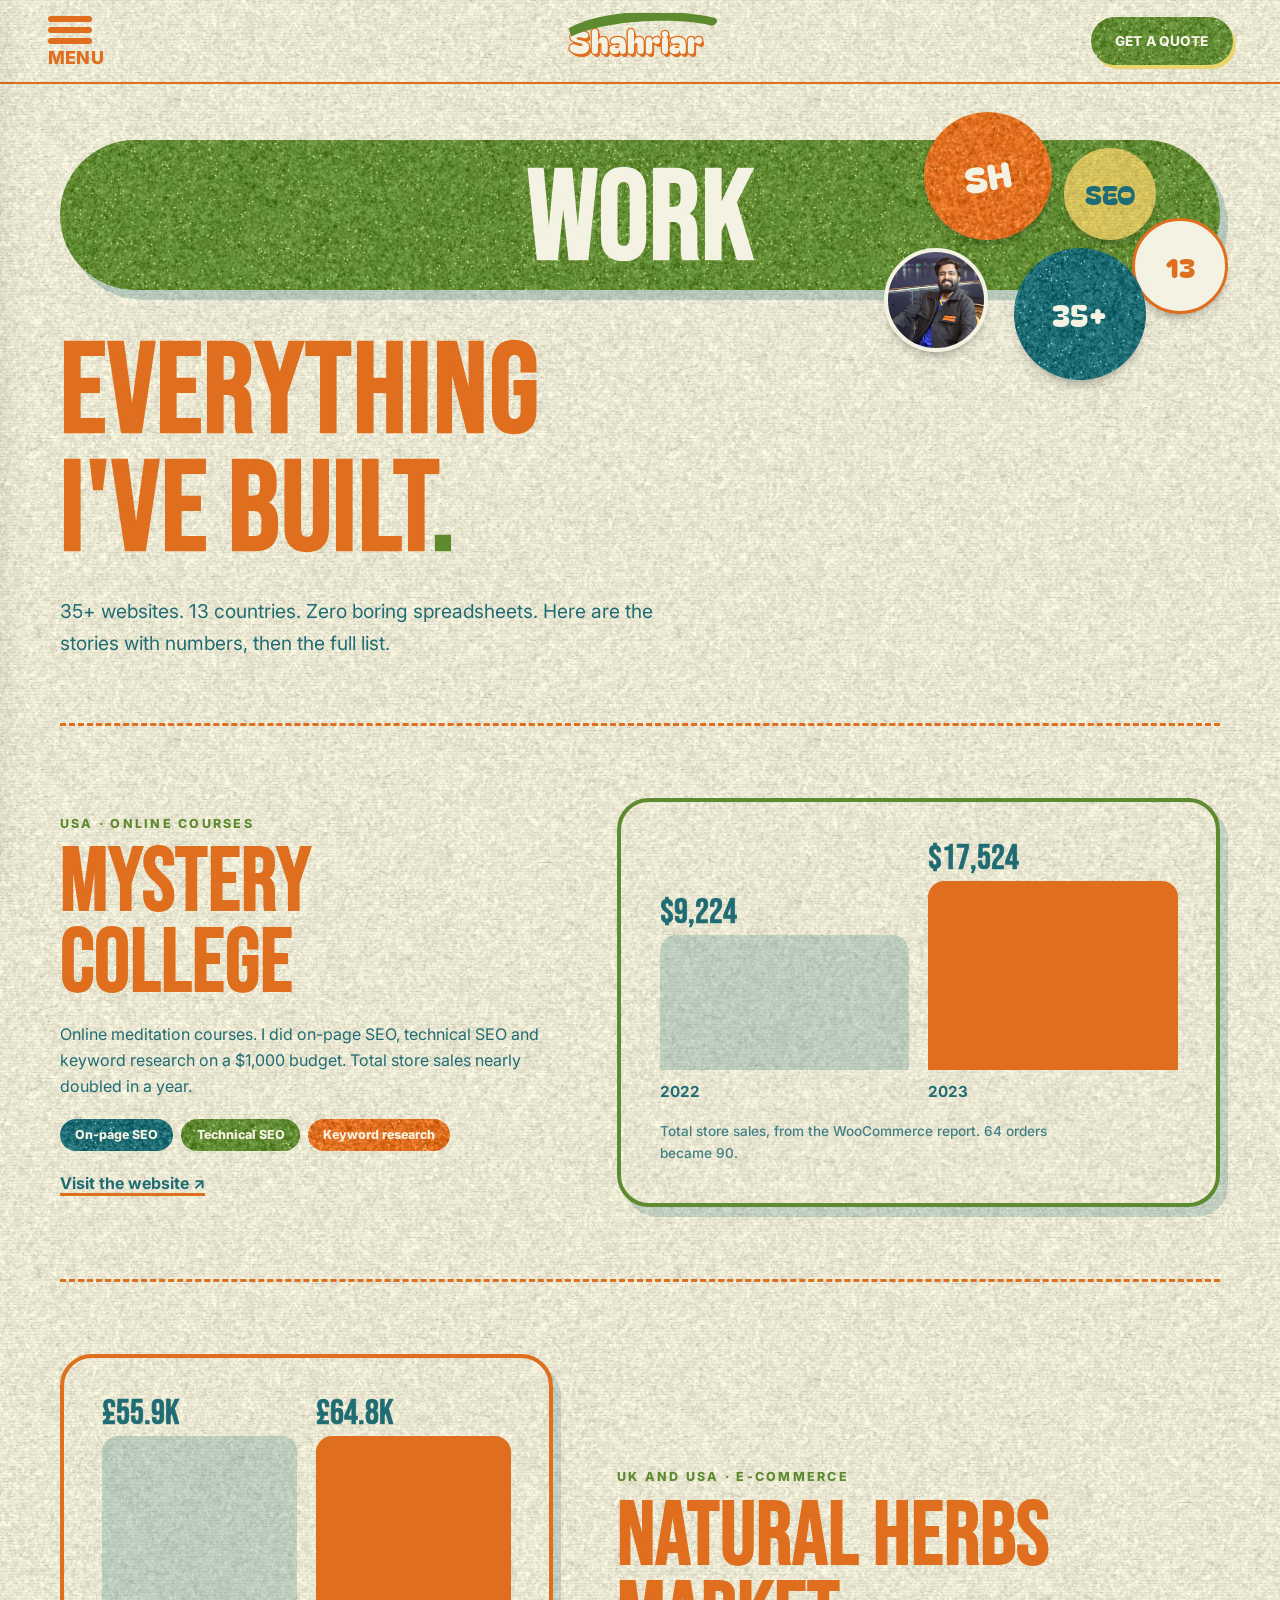
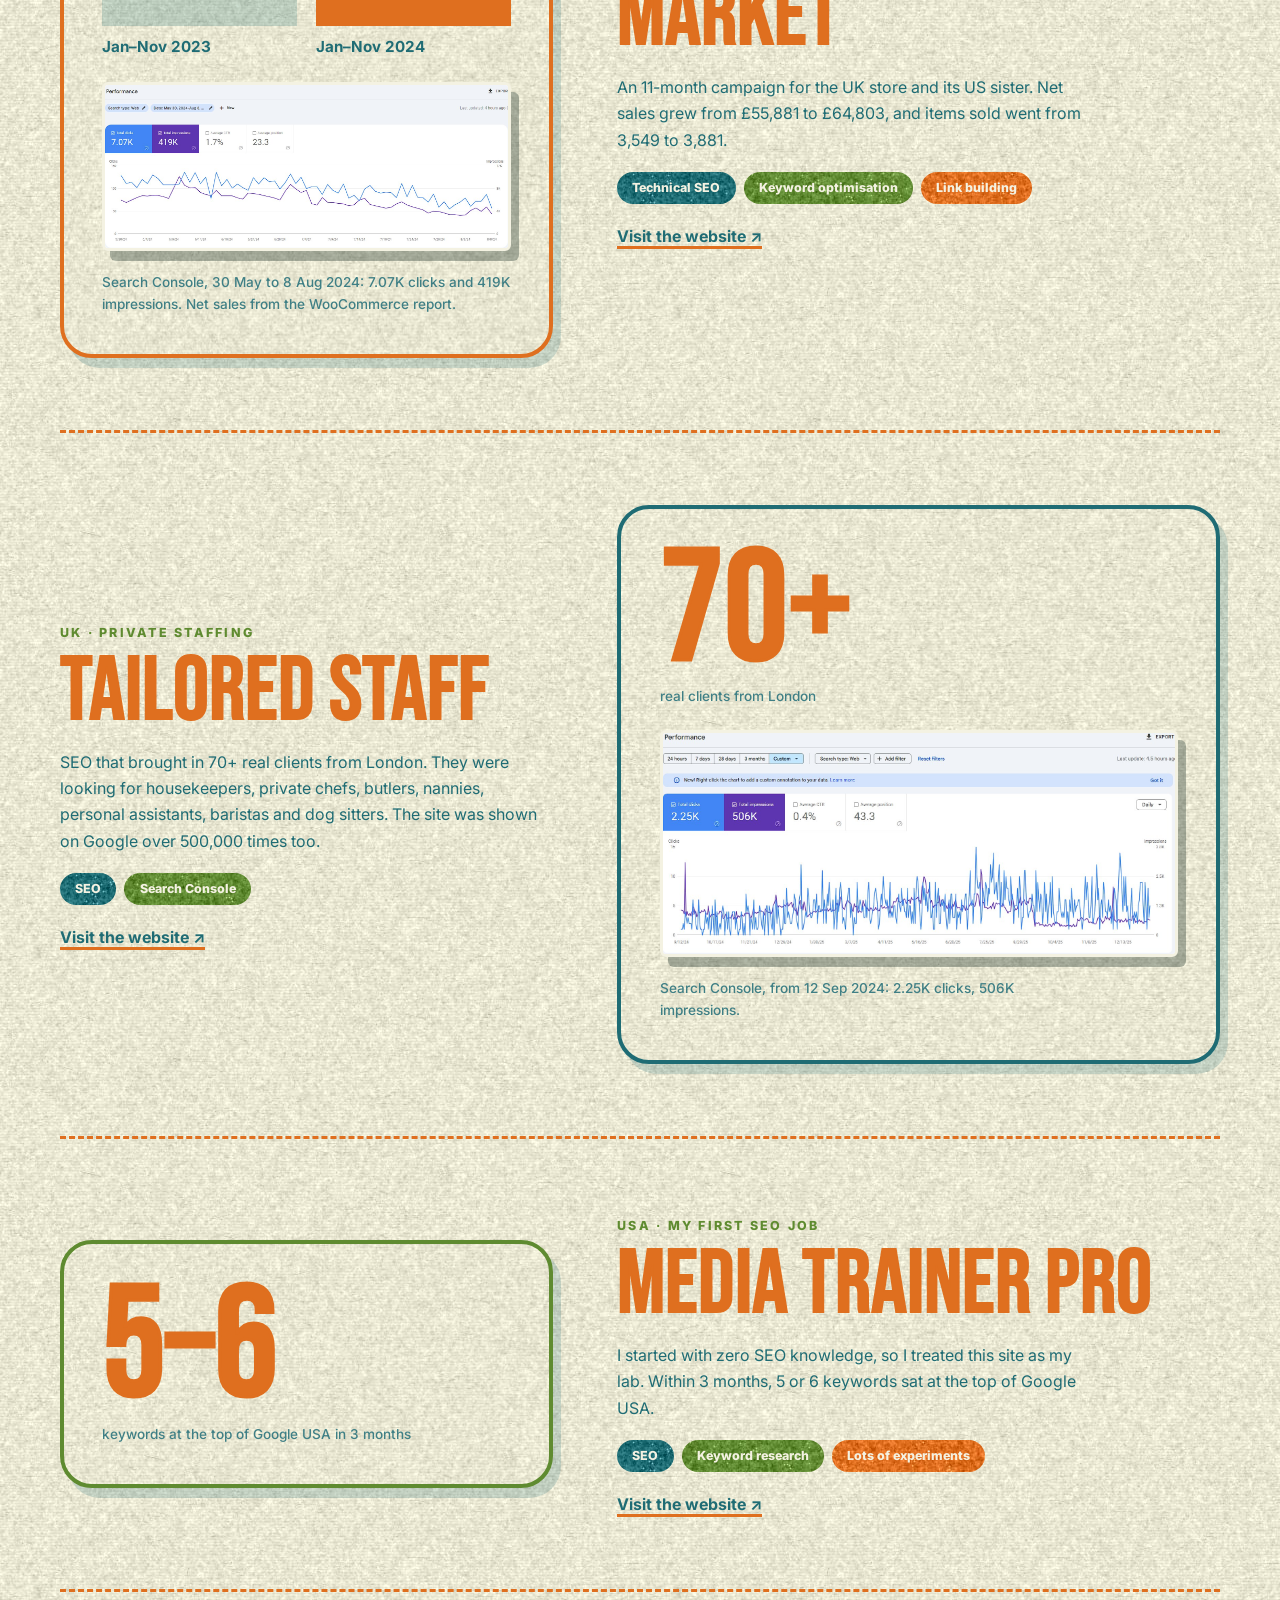
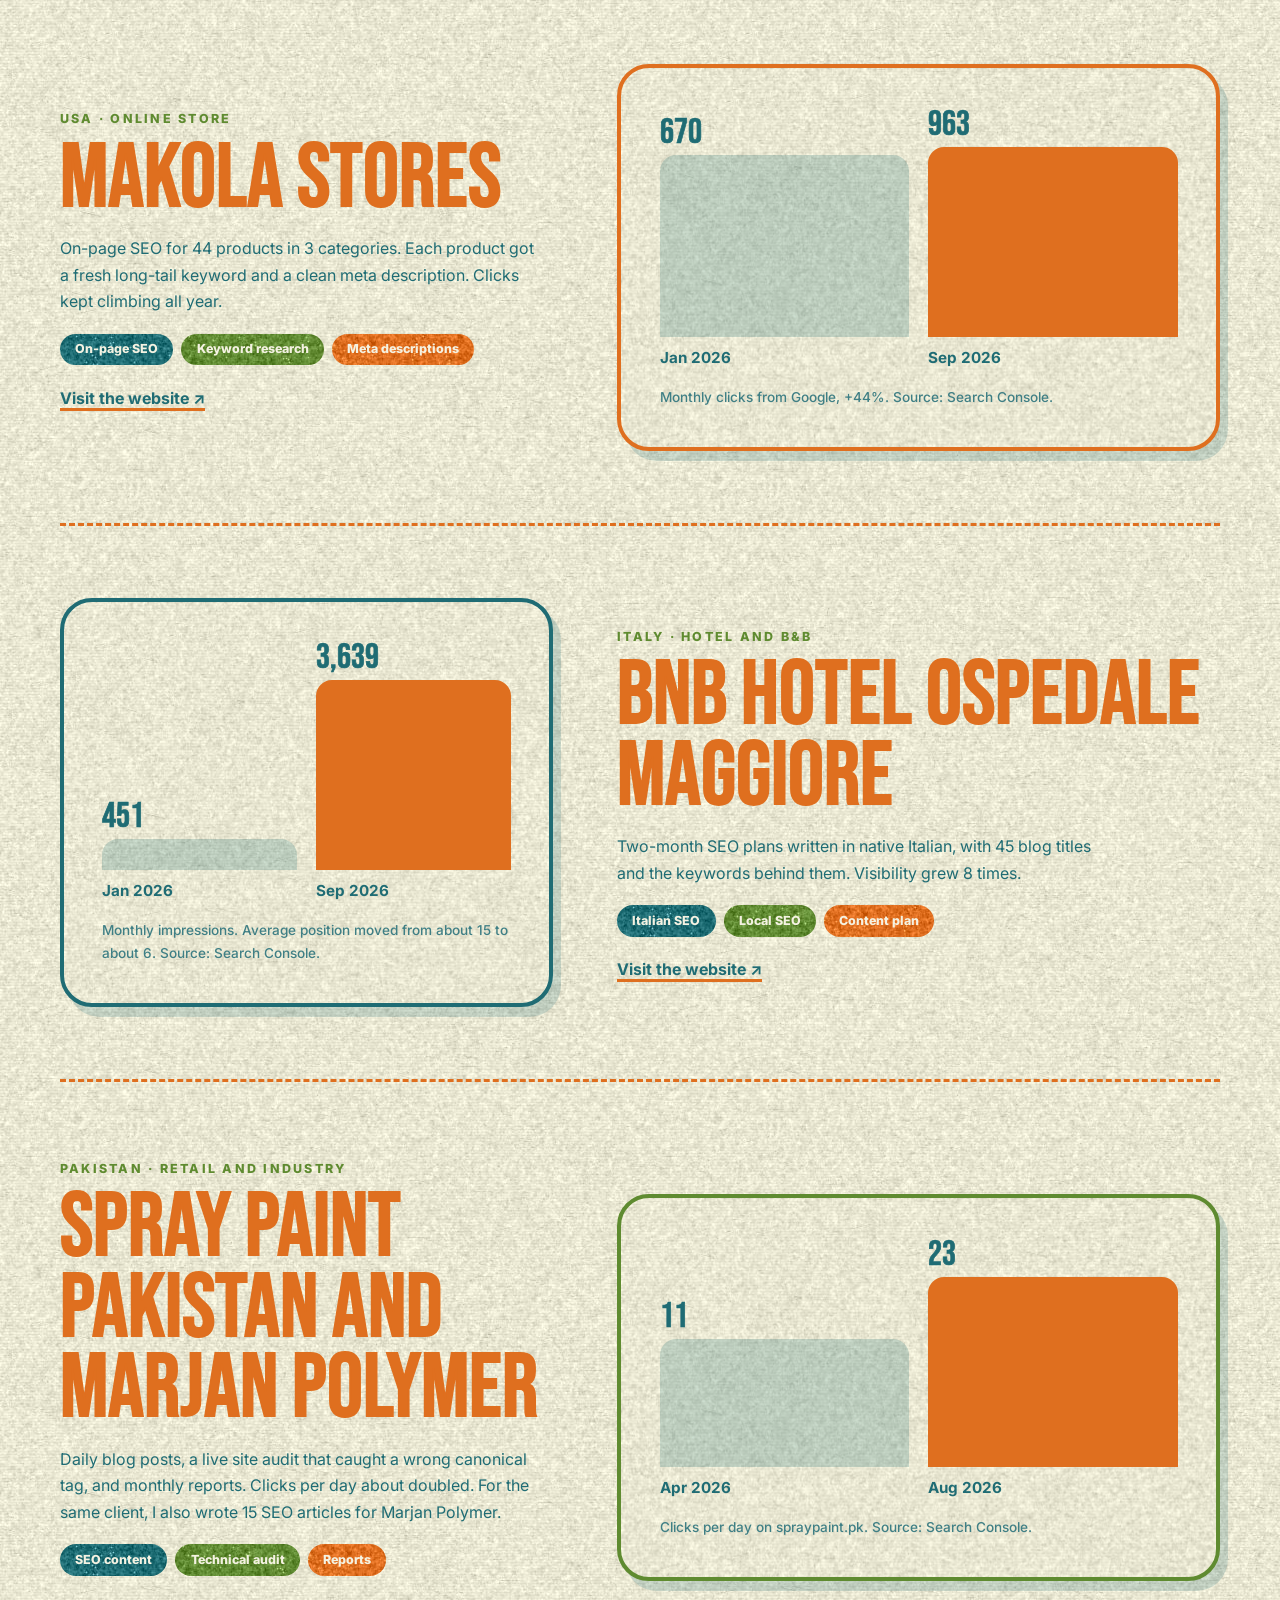
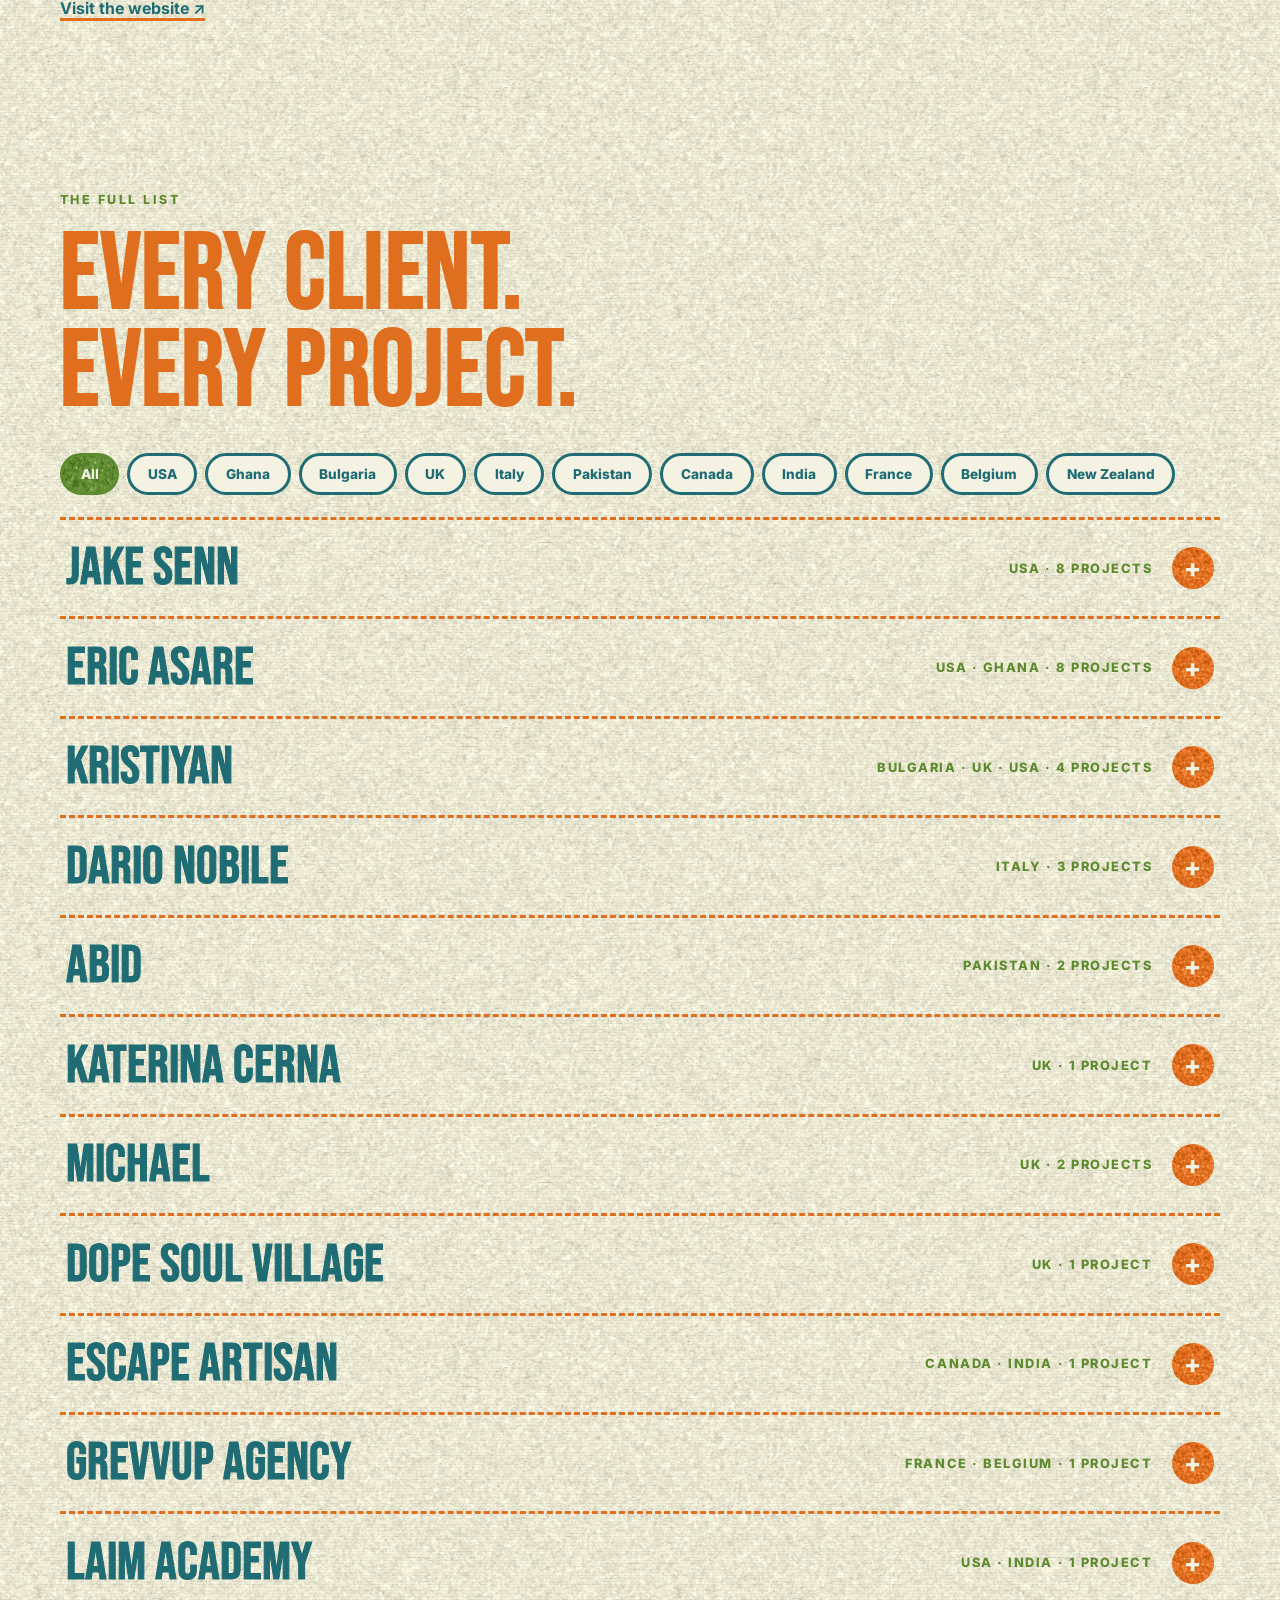
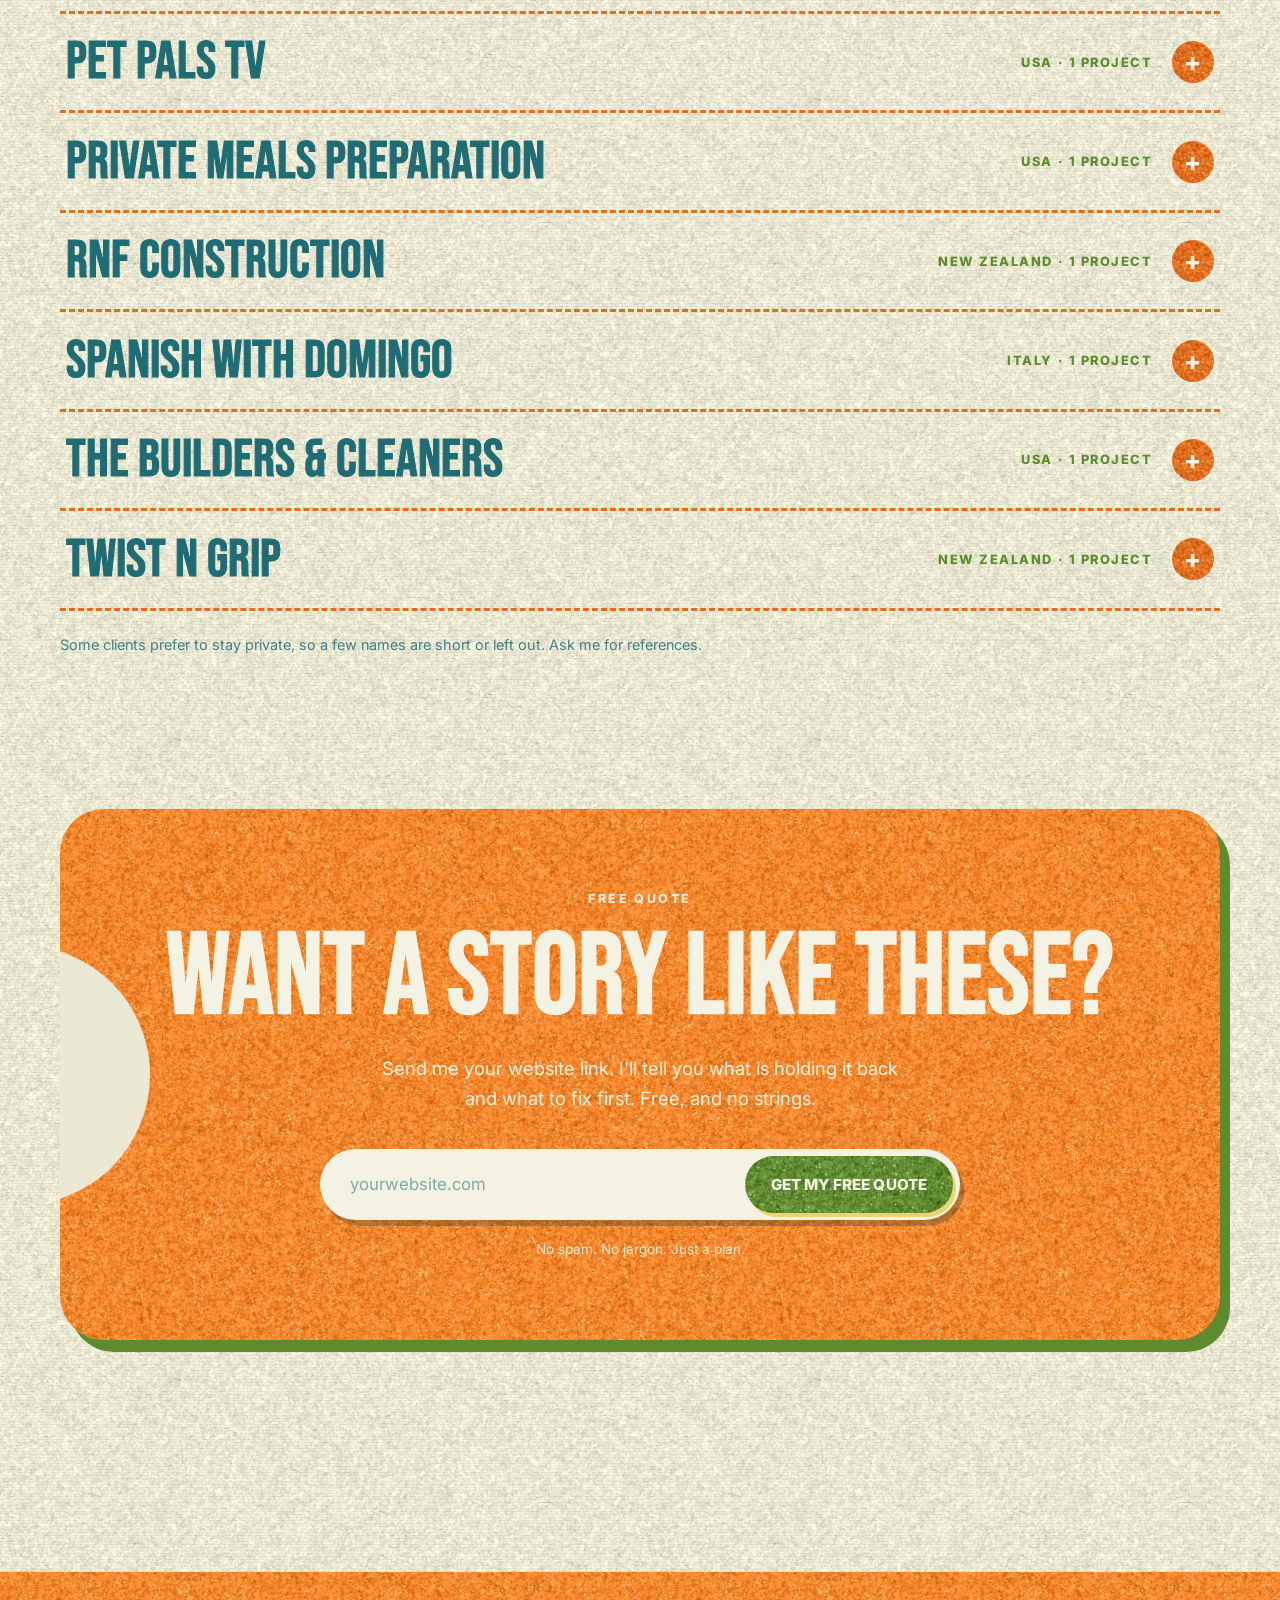
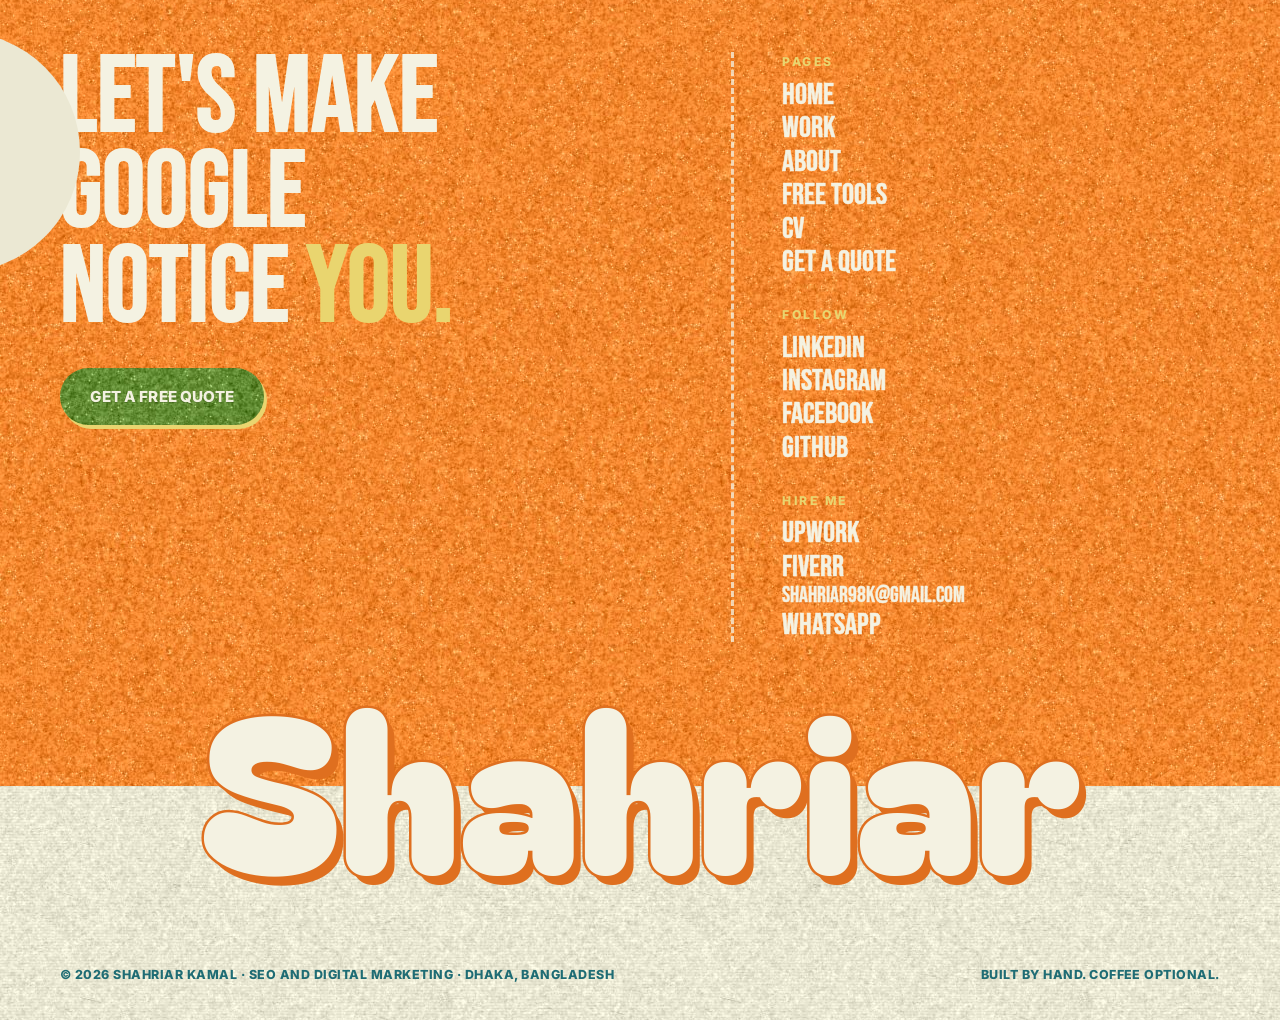
<file: work/index.html>
<!DOCTYPE html>
<html lang="en"><head><meta charset="UTF-8"><meta name="viewport" content="width=device-width,initial-scale=1,viewport-fit=cover">
<title>Work — Shahriar | SEO Results and Client List</title><meta name="description" content="SEO case studies with real numbers, plus the full list of clients and projects across 13 countries."><meta name="author" content="Shahriar Kamal"><meta name="theme-color" content="#ebe8d3">
<link rel="icon" href="data:image/svg+xml,%3Csvg xmlns='http://www.w3.org/2000/svg' viewBox='0 0 100 100'%3E%3Crect width='100' height='100' rx='22' fill='%230b0b0c'/%3E%3Ctext x='50' y='68' font-size='56' font-weight='800' text-anchor='middle' fill='%23c8a030' font-family='Arial'%3ES%3C/text%3E%3C/svg%3E">
<script>document.documentElement.classList.add('js')</script>
<link rel="canonical" href="https://shahriar98k.github.io/work/">
<meta property="og:type" content="website"><meta property="og:url" content="https://shahriar98k.github.io/work/"><meta property="og:title" content="Work — Shahriar | SEO Results and Client List"><meta property="og:description" content="SEO case studies with real numbers, plus the full list of clients and projects across 13 countries.">
<meta property="og:image" content="https://shahriar98k.github.io/og.png"><meta property="og:image:width" content="1200"><meta property="og:image:height" content="630">
<meta name="twitter:card" content="summary_large_image"><meta name="twitter:image" content="https://shahriar98k.github.io/og.png">
<script type="application/ld+json">{"@context": "https://schema.org", "@type": "Person", "name": "Shahriar Kamal", "alternateName": "Hakim Mohammed Shahriar Kamal", "jobTitle": "SEO Specialist", "url": "https://shahriar98k.github.io/", "image": "https://shahriar98k.github.io/assets/img/hero-cutout.webp", "description": "SEO and digital marketing for online stores and local businesses worldwide.", "knowsLanguage": ["en", "it", "ur"], "address": {"@type": "PostalAddress", "addressLocality": "Dhaka", "addressCountry": "BD"}, "sameAs": ["https://github.com/shahriar98k", "https://www.linkedin.com/in/hm-shahriar-kamal", "https://www.instagram.com/shahriar_98k", "https://www.facebook.com/98kshahriar", "https://www.upwork.com/freelancers/~016898508618a9bd90", "https://www.fiverr.com/sellers/hakimshahriar98"]}</script>
<link rel="stylesheet" href="/assets/css/site.css"></head><body><div id="cur"></div><div id="cur2"></div><header class="nav"><div class="wrap">
  <button class="menubtn" aria-label="Open menu" aria-expanded="false"><span class="bars"><i></i><i></i><i></i></span><span class="mt">Menu</span></button>
  <a class="logo" href="/" aria-label="Shahriar, home"><svg viewBox="0 0 200 60" preserveAspectRatio="none" aria-hidden="true"><path d="M8 20 C 50 -6, 140 -6, 192 6 C 200 9, 192 20, 184 15 C 140 6, 60 8, 12 30 Z" fill="#5f8b30"/></svg>Shahriar</a>
  <a class="btn gold sm" href="/contact/">Get a quote</a>
</div></header>
<div class="scrim"></div>
<aside class="drawer" aria-label="Menu" aria-hidden="true"><button class="x" aria-label="Close menu">×</button>
  <nav><a href="/">Home</a><a href="/work/">Work</a><a href="/about/">About</a><a href="/tools/">Free tools</a><a href="/cv/">CV</a><a href="/contact/">Contact</a><a href="/contact/">Free quote</a></nav>
  <div class="soc"><a href="https://www.linkedin.com/in/hm-shahriar-kamal" target="_blank" rel="noopener me" aria-label="LinkedIn"><svg viewBox="0 0 24 24" aria-hidden="true"><path d="M4.98 3.5a2.5 2.5 0 1 1 0 5 2.5 2.5 0 0 1 0-5zM3 9.75h4V21H3V9.75zm7 0h3.8v1.54h.06c.53-.95 1.84-1.95 3.78-1.95 4.04 0 4.78 2.55 4.78 5.87V21h-4v-5.1c0-1.22-.02-2.78-1.74-2.78-1.74 0-2 1.33-2 2.69V21h-4V9.75z"/></svg></a><a href="https://www.instagram.com/shahriar_98k" target="_blank" rel="noopener me" aria-label="Instagram"><svg viewBox="0 0 24 24" aria-hidden="true"><path fill-rule="evenodd" d="M7.5 2h9A5.5 5.5 0 0 1 22 7.5v9a5.5 5.5 0 0 1-5.5 5.5h-9A5.5 5.5 0 0 1 2 16.5v-9A5.5 5.5 0 0 1 7.5 2zm0 2A3.5 3.5 0 0 0 4 7.5v9A3.5 3.5 0 0 0 7.5 20h9a3.5 3.5 0 0 0 3.5-3.5v-9A3.5 3.5 0 0 0 16.5 4h-9zM12 7a5 5 0 1 1 0 10 5 5 0 0 1 0-10zm0 2a3 3 0 1 0 0 6 3 3 0 0 0 0-6zm5.2-3.2a1.2 1.2 0 1 1 0 2.4 1.2 1.2 0 0 1 0-2.4z"/></svg></a><a href="https://www.facebook.com/98kshahriar" target="_blank" rel="noopener me" aria-label="Facebook"><svg viewBox="0 0 24 24" aria-hidden="true"><path d="M22 12a10 10 0 1 0-11.56 9.88v-6.99H7.9V12h2.54V9.8c0-2.5 1.49-3.89 3.78-3.89 1.09 0 2.24.2 2.24.2v2.46h-1.26c-1.24 0-1.63.77-1.63 1.56V12h2.78l-.44 2.89h-2.34v6.99A10 10 0 0 0 22 12z"/></svg></a></div>
</aside><main id="main">
<section class="phero"><div class="wrap">
  <div class="pillbar fade"><span>Work</span><div class="stks" aria-hidden="true"><i class="a">SH</i><i class="b">SEO</i><i class="c">13</i><i class="d">35+</i><i class="e"></i></div></div>
  <h1 class="h1"><span class="ln"><span>Everything</span></span><span class="ln"><span>I've built<span class="gold">.</span></span></span></h1>
  <p class="lead fade" style="animation-delay:.5s">35+ websites. 13 countries. Zero boring spreadsheets. Here are the stories with numbers, then the full list.</p>
</div></section>
<section style="padding-bottom:3rem"><div class="wrap"><article class="case"><div class="cinfo rv"><span class="meta">USA · Online courses</span><h3>Mystery College</h3><p>Online meditation courses. I did on-page SEO, technical SEO and keyword research on a $1,000 budget. Total store sales nearly doubled in a year.</p><div class="pills"><span>On-page SEO</span><span>Technical SEO</span><span>Keyword research</span></div><p style="margin-top:1.2rem"><a href="https://mysterycollege.com/" target="_blank" rel="noopener" style="border-bottom:3px solid var(--orange);font-weight:700">Visit the website ↗</a></p></div><div class="panel rv d1"><div class="ba"><div class="bar" style="--h:52%"><b>$9,224</b><i></i><em>2022</em></div><div class="bar up" style="--h:100%"><b>$17,524</b><i></i><em>2023</em></div></div><p class="note">Total store sales, from the WooCommerce report. 64 orders became 90.</p></div></article><article class="case"><div class="cinfo rv"><span class="meta">UK and USA · E-commerce</span><h3>Natural Herbs Market</h3><p>An 11-month campaign for the UK store and its US sister. Net sales grew from £55,881 to £64,803, and items sold went from 3,549 to 3,881.</p><div class="pills"><span>Technical SEO</span><span>Keyword optimisation</span><span>Link building</span></div><p style="margin-top:1.2rem"><a href="https://natural-herbs-market.co.uk/" target="_blank" rel="noopener" style="border-bottom:3px solid var(--orange);font-weight:700">Visit the website ↗</a></p></div><div class="panel rv d1"><div class="ba"><div class="bar" style="--h:86%"><b>£55.9K</b><i></i><em>Jan–Nov 2023</em></div><div class="bar up" style="--h:100%"><b>£64.8K</b><i></i><em>Jan–Nov 2024</em></div></div><div class="shot" style="margin-top:1.6rem" data-zoom="/assets/img/gsc-natural-herbs.jpg"><img src="/assets/img/gsc-natural-herbs.jpg" alt="Search Console for Natural Herbs Market" loading="lazy" class="" ></div><p class="note">Search Console, 30 May to 8 Aug 2024: 7.07K clicks and 419K impressions. Net sales from the WooCommerce report.</p></div></article><article class="case"><div class="cinfo rv"><span class="meta">UK · Private staffing</span><h3>Tailored Staff</h3><p>SEO that brought in 70+ real clients from London. They were looking for housekeepers, private chefs, butlers, nannies, personal assistants, baristas and dog sitters. The site was shown on Google over 500,000 times too.</p><div class="pills"><span>SEO</span><span>Search Console</span></div><p style="margin-top:1.2rem"><a href="https://tailoredstaff.co.uk/" target="_blank" rel="noopener" style="border-bottom:3px solid var(--orange);font-weight:700">Visit the website ↗</a></p></div><div class="panel rv d1"><div class="bignum">70+</div><p class="note" style="margin:.4rem 0 1.4rem">real clients from London</p><div class="shot" data-zoom="/assets/img/gsc-tailored.jpg"><img src="/assets/img/gsc-tailored.jpg" alt="Search Console for Tailored Staff" loading="lazy" class="" ></div><p class="note">Search Console, from 12 Sep 2024: 2.25K clicks, 506K impressions.</p></div></article><article class="case"><div class="cinfo rv"><span class="meta">USA · My first SEO job</span><h3>Media Trainer Pro</h3><p>I started with zero SEO knowledge, so I treated this site as my lab. Within 3 months, 5 or 6 keywords sat at the top of Google USA.</p><div class="pills"><span>SEO</span><span>Keyword research</span><span>Lots of experiments</span></div><p style="margin-top:1.2rem"><a href="https://mediatrainerpro.com/" target="_blank" rel="noopener" style="border-bottom:3px solid var(--orange);font-weight:700">Visit the website ↗</a></p></div><div class="panel rv d1"><div class="bignum">5–6</div><p class="note" style="margin-top:.6rem">keywords at the top of Google USA in 3 months</p></div></article><article class="case"><div class="cinfo rv"><span class="meta">USA · Online store</span><h3>Makola Stores</h3><p>On-page SEO for 44 products in 3 categories. Each product got a fresh long-tail keyword and a clean meta description. Clicks kept climbing all year.</p><div class="pills"><span>On-page SEO</span><span>Keyword research</span><span>Meta descriptions</span></div><p style="margin-top:1.2rem"><a href="https://makolastores.us/" target="_blank" rel="noopener" style="border-bottom:3px solid var(--orange);font-weight:700">Visit the website ↗</a></p></div><div class="panel rv d1"><div class="ba"><div class="bar" style="--h:70%"><b>670</b><i></i><em>Jan 2026</em></div><div class="bar up" style="--h:100%"><b>963</b><i></i><em>Sep 2026</em></div></div><p class="note">Monthly clicks from Google, +44%. Source: Search Console.</p></div></article><article class="case"><div class="cinfo rv"><span class="meta">Italy · Hotel and B&B</span><h3>BnB Hotel Ospedale Maggiore</h3><p>Two-month SEO plans written in native Italian, with 45 blog titles and the keywords behind them. Visibility grew 8 times.</p><div class="pills"><span>Italian SEO</span><span>Local SEO</span><span>Content plan</span></div><p style="margin-top:1.2rem"><a href="https://www.bnbhotelospedalemaggiore.it/" target="_blank" rel="noopener" style="border-bottom:3px solid var(--orange);font-weight:700">Visit the website ↗</a></p></div><div class="panel rv d1"><div class="ba"><div class="bar" style="--h:12%"><b>451</b><i></i><em>Jan 2026</em></div><div class="bar up" style="--h:100%"><b>3,639</b><i></i><em>Sep 2026</em></div></div><p class="note">Monthly impressions. Average position moved from about 15 to about 6. Source: Search Console.</p></div></article><article class="case"><div class="cinfo rv"><span class="meta">Pakistan · Retail and industry</span><h3>Spray Paint Pakistan and Marjan Polymer</h3><p>Daily blog posts, a live site audit that caught a wrong canonical tag, and monthly reports. Clicks per day about doubled. For the same client, I also wrote 15 SEO articles for Marjan Polymer.</p><div class="pills"><span>SEO content</span><span>Technical audit</span><span>Reports</span></div><p style="margin-top:1.2rem"><a href="https://spraypaint.pk/" target="_blank" rel="noopener" style="border-bottom:3px solid var(--orange);font-weight:700">Visit the website ↗</a></p></div><div class="panel rv d1"><div class="ba"><div class="bar" style="--h:49%"><b>11</b><i></i><em>Apr 2026</em></div><div class="bar up" style="--h:100%"><b>23</b><i></i><em>Aug 2026</em></div></div><p class="note">Clicks per day on spraypaint.pk. Source: Search Console.</p></div></article></div></section>
<section class="sec" style="padding-top:3rem"><div class="wrap">
  <span class="eyebrow rv">The full list</span>
  <h2 class="h2 rv">Every client.<br>Every project.</h2>
  <div class="chips rv"><button class="fchip on" data-f="all">All</button><button class="fchip" data-f="USA">USA</button><button class="fchip" data-f="Ghana">Ghana</button><button class="fchip" data-f="Bulgaria">Bulgaria</button><button class="fchip" data-f="UK">UK</button><button class="fchip" data-f="Italy">Italy</button><button class="fchip" data-f="Pakistan">Pakistan</button><button class="fchip" data-f="Canada">Canada</button><button class="fchip" data-f="India">India</button><button class="fchip" data-f="France">France</button><button class="fchip" data-f="Belgium">Belgium</button><button class="fchip" data-f="New Zealand">New Zealand</button></div>
  <div class="acc rv"><div class="ai" data-c="USA"><button aria-expanded="false"><h4>Jake Senn</h4><span class="cn">USA · 8 projects</span><span class="pl">+</span></button><div class="body"><div><ul><li><a href="https://mediatrainerpro.com/" target="_blank" rel="noopener">Media Trainer Pro</a></li><li><a href="https://mysterycollege.com/" target="_blank" rel="noopener">Mystery College</a></li><li><a href="https://jakesenn.com/" target="_blank" rel="noopener">jakesenn.com</a></li><li><a href="https://sennlive.com/" target="_blank" rel="noopener">sennlive.com</a></li><li><a href="http://joyhypnotherapy.com/" target="_blank" rel="noopener">Joy Hypnotherapy</a></li><li><a href="https://easysystemsai.com/" target="_blank" rel="noopener">Easy Systems AI</a></li><li><a href="https://reikihealingpro.com" target="_blank" rel="noopener">Reiki Healing Pro (social media)</a></li><li>Pet Scooping</li></ul></div></div></div><div class="ai" data-c="USA,Ghana"><button aria-expanded="false"><h4>Eric Asare</h4><span class="cn">USA · Ghana · 8 projects</span><span class="pl">+</span></button><div class="body"><div><ul><li><a href="https://makolastores.us/" target="_blank" rel="noopener">Makola Stores USA</a></li><li><a href="https://makolastores.com" target="_blank" rel="noopener">Makola Stores Ghana</a></li><li><a href="https://www.buyafrik.com" target="_blank" rel="noopener">Buy Afrik</a></li><li>Afrik Wholesale</li><li><a href="https://makolalogistics.com/" target="_blank" rel="noopener">Makola Logistics</a></li><li><a href="https://bizbrokersnetwork.com/" target="_blank" rel="noopener">Biz Brokers Network</a></li><li><a href="https://www.libertyinternationalpartners.com/" target="_blank" rel="noopener">Liberty International</a></li><li><a href="https://usedcarsarena.com" target="_blank" rel="noopener">Used Cars Arena</a></li></ul></div></div></div><div class="ai" data-c="Bulgaria,UK,USA"><button aria-expanded="false"><h4>Kristiyan</h4><span class="cn">Bulgaria · UK · USA · 4 projects</span><span class="pl">+</span></button><div class="body"><div><ul><li><a href="https://natural-herbs-market.co.uk/" target="_blank" rel="noopener">Natural Herbs Market UK</a></li><li>Natural Herbs Market USA</li><li><a href="https://natural-biocare.com" target="_blank" rel="noopener">Natural Bio Care</a></li><li><a href="https://isispharma.co.uk" target="_blank" rel="noopener">ISIS Pharma UK</a></li></ul></div></div></div><div class="ai" data-c="Italy"><button aria-expanded="false"><h4>Dario Nobile</h4><span class="cn">Italy · 3 projects</span><span class="pl">+</span></button><div class="body"><div><ul><li>Aumento Classe Energetica</li><li><a href="https://www.bnbhotelospedalemaggiore.it/" target="_blank" rel="noopener">BnB Hotel Ospedale Maggiore</a></li><li>Gestione Del Mio BnB</li></ul></div></div></div><div class="ai" data-c="Pakistan"><button aria-expanded="false"><h4>Abid</h4><span class="cn">Pakistan · 2 projects</span><span class="pl">+</span></button><div class="body"><div><ul><li><a href="https://spraypaint.pk/" target="_blank" rel="noopener">Spray Paint Pakistan</a></li><li><a href="https://marjanpolymer.com/" target="_blank" rel="noopener">Marjan Polymer</a></li></ul></div></div></div><div class="ai" data-c="UK"><button aria-expanded="false"><h4>Katerina Cerna</h4><span class="cn">UK · 1 project</span><span class="pl">+</span></button><div class="body"><div><ul><li><a href="https://tailoredstaff.co.uk/" target="_blank" rel="noopener">Tailored Staff UK</a></li></ul></div></div></div><div class="ai" data-c="UK"><button aria-expanded="false"><h4>Michael</h4><span class="cn">UK · 2 projects</span><span class="pl">+</span></button><div class="body"><div><ul><li><a href="https://www.brown-hillchauffeurs.co.uk/" target="_blank" rel="noopener">Brownhill Chauffeurs</a></li><li><a href="https://raining360.com/" target="_blank" rel="noopener">Raining 360 Limited</a></li></ul></div></div></div><div class="ai" data-c="UK"><button aria-expanded="false"><h4>Dope Soul Village</h4><span class="cn">UK · 1 project</span><span class="pl">+</span></button><div class="body"><div><ul><li><a href="https://dopesoulvillage.com/" target="_blank" rel="noopener">Dope Soul Village</a></li></ul></div></div></div><div class="ai" data-c="Canada,India"><button aria-expanded="false"><h4>Escape Artisan</h4><span class="cn">Canada · India · 1 project</span><span class="pl">+</span></button><div class="body"><div><ul><li><a href="https://www.escapeartisan.com/" target="_blank" rel="noopener">Escape Artisan</a></li></ul></div></div></div><div class="ai" data-c="France,Belgium"><button aria-expanded="false"><h4>Grevvup Agency</h4><span class="cn">France · Belgium · 1 project</span><span class="pl">+</span></button><div class="body"><div><ul><li><a href="https://grewv.agency/" target="_blank" rel="noopener">Grevvup Agency</a></li></ul></div></div></div><div class="ai" data-c="USA,India"><button aria-expanded="false"><h4>Laim Academy</h4><span class="cn">USA · India · 1 project</span><span class="pl">+</span></button><div class="body"><div><ul><li><a href="https://www.laimacademy.org/" target="_blank" rel="noopener">Laim Academy</a></li></ul></div></div></div><div class="ai" data-c="USA"><button aria-expanded="false"><h4>Pet Pals TV</h4><span class="cn">USA · 1 project</span><span class="pl">+</span></button><div class="body"><div><ul><li><a href="https://www.petpalstv.com/" target="_blank" rel="noopener">Pet Pals TV</a></li></ul></div></div></div><div class="ai" data-c="USA"><button aria-expanded="false"><h4>Private Meals Preparation</h4><span class="cn">USA · 1 project</span><span class="pl">+</span></button><div class="body"><div><ul><li><a href="https://privatemealprep.com/" target="_blank" rel="noopener">Private Meals Preparation</a></li></ul></div></div></div><div class="ai" data-c="New Zealand"><button aria-expanded="false"><h4>RNF Construction</h4><span class="cn">New Zealand · 1 project</span><span class="pl">+</span></button><div class="body"><div><ul><li><a href="https://rnfconstruction.co.nz/" target="_blank" rel="noopener">RNF Construction</a></li></ul></div></div></div><div class="ai" data-c="Italy"><button aria-expanded="false"><h4>Spanish with Domingo</h4><span class="cn">Italy · 1 project</span><span class="pl">+</span></button><div class="body"><div><ul><li>Spanish with Domingo</li></ul></div></div></div><div class="ai" data-c="USA"><button aria-expanded="false"><h4>The Builders & Cleaners</h4><span class="cn">USA · 1 project</span><span class="pl">+</span></button><div class="body"><div><ul><li><a href="https://tbuacl.com/" target="_blank" rel="noopener">The Builders & Cleaners</a></li></ul></div></div></div><div class="ai" data-c="New Zealand"><button aria-expanded="false"><h4>Twist n Grip</h4><span class="cn">New Zealand · 1 project</span><span class="pl">+</span></button><div class="body"><div><ul><li><a href="https://www.twistngrip.co.nz/" target="_blank" rel="noopener">Twist n Grip</a></li></ul></div></div></div></div>
  <p class="fine" style="margin-top:1.4rem;color:var(--mute);font-size:.9rem">Some clients prefer to stay private, so a few names are short or left out. Ask me for references.</p>
</div></section>
<section class="sec" style="padding-top:2rem"><div class="wrap"><div class="hook rv">
  <span class="eyebrow">Free quote</span>
  <h2>Want a story like these?</h2>
  <p>Send me your website link. I'll tell you what is holding it back and what to fix first. Free, and no strings.</p>
  <form class="quick" action="/contact/" method="get"><input type="text" name="site" placeholder="yourwebsite.com" aria-label="Your website"><button class="btn gold" type="submit">Get my free quote</button></form>
  <small>No spam. No jargon. Just a plan.</small>
</div></div></section>
</main><footer class="foot">
  <div class="fo"><div class="wrap fgrid">
    <div class="fl"><div class="big">Let's make Google<br>notice <a href="/contact/">you.</a></div><a class="btn gold" href="/contact/">Get a free quote</a></div>
    <div class="fr">
      <div><h5>Pages</h5><a href="/">Home</a><a href="/work/">Work</a><a href="/about/">About</a><a href="/tools/">Free tools</a><a href="/cv/">CV</a><a href="/contact/">Get a quote</a></div>
      <div><h5>Follow</h5><a href="https://www.linkedin.com/in/hm-shahriar-kamal" target="_blank" rel="noopener me">LinkedIn</a><a href="https://www.instagram.com/shahriar_98k" target="_blank" rel="noopener me">Instagram</a><a href="https://www.facebook.com/98kshahriar" target="_blank" rel="noopener me">Facebook</a><a href="https://github.com/shahriar98k" target="_blank" rel="noopener me">GitHub</a></div>
      <div><h5>Hire me</h5><a href="https://www.upwork.com/freelancers/~016898508618a9bd90" target="_blank" rel="noopener">Upwork</a><a href="https://www.fiverr.com/sellers/hakimshahriar98" target="_blank" rel="noopener">Fiverr</a><a href="mailto:shahriar98k@gmail.com" style="font-size:1.4rem">shahriar98k@gmail.com</a><a href="https://wa.me/8801851216669" target="_blank" rel="noopener">WhatsApp</a></div>
    </div>
  </div></div>
  <div class="fc"><span class="biglogo" aria-hidden="true">Shahriar</span><div class="wrap copy"><span>© 2026 Shahriar Kamal · SEO and digital marketing · Dhaka, Bangladesh</span><span>Built by hand. Coffee optional.</span></div></div>
</footer><script src="/assets/js/site.js" defer></script></body></html>
</file>
<file: assets/css/site.css>
@import url('https://fonts.googleapis.com/css2?family=Bebas+Neue&family=Inter:wght@400;500;600;700;800&family=Bagel+Fat+One&family=Shrikhand&display=swap');

*,*::before,*::after{margin:0;padding:0;box-sizing:border-box}
:root{
  --cream:#ebe8d3;--cream2:#f4f2e2;--orange:#df6f1f;--orange2:#f4842e;--green:#5f8b30;--teal:#1f6c74;--mustard:#e9d56f;
  --text:#1f6c74;--mute:#3f7f85;--line:rgba(223,111,31,.45);
  --disp:'Bebas Neue','Anton','Arial Narrow',Impact,sans-serif;--body:'Inter',system-ui,sans-serif;--fat:'Bagel Fat One','Arial Black',Impact,sans-serif;--script:'Shrikhand','Georgia',serif;
  --t-paper:url(/assets/tex/paper.jpg);--t-orange:url(/assets/tex/orange.jpg);--t-green:url(/assets/tex/green.jpg);--t-teal:url(/assets/tex/teal.jpg);--t-od:url(/assets/tex/orange-dark.jpg);
}
html{font-size:16px;scroll-behavior:smooth;scroll-padding-top:96px;-webkit-text-size-adjust:100%}
body{background:var(--cream) var(--t-paper);color:var(--text);font-family:var(--body);line-height:1.65;overflow-x:hidden}
img{max-width:100%;display:block}
a{color:inherit;text-decoration:none}
button{font:inherit;color:inherit;background:none;border:0;cursor:pointer}
:focus-visible{outline:3px solid var(--orange);outline-offset:3px}
.wrap{max-width:1240px;margin:0 auto;padding:0 2.5rem}
.sec{padding:7.5rem 0}
.eyebrow{font-size:.78rem;font-weight:800;letter-spacing:.2em;text-transform:uppercase;color:var(--green);margin-bottom:1.1rem;display:block}
.h2{font-family:var(--disp);font-weight:400;font-size:clamp(3.4rem,8.4vw,7.2rem);letter-spacing:.005em;line-height:.9;color:var(--orange);text-transform:uppercase}
.lead{font-size:1.2rem;color:var(--text);max-width:34em}
.h1 .gold{color:var(--green);-webkit-text-fill-color:var(--green)}
.script{font-family:var(--script);text-transform:none!important;color:var(--green)!important;font-weight:400;letter-spacing:0;line-height:1.02}

/* ---------- cursor (mouse only) ---------- */
#cur,#cur2{display:none;position:fixed;top:0;left:0;pointer-events:none;border-radius:50%;transform:translate(-50%,-50%);opacity:0;transition:opacity .3s,width .25s,height .25s}
#cur{width:11px;height:11px;background:var(--orange);z-index:9999}
#cur2{width:40px;height:40px;border:2px solid rgba(223,111,31,.6);z-index:9998}
@media (hover:hover) and (pointer:fine){
  body.fx,body.fx a,body.fx button{cursor:none}
  body.fx #cur,body.fx #cur2{display:block}
  body.fx.mv #cur,body.fx.mv #cur2{opacity:1}
  body.fx.hov #cur{width:56px;height:56px;background:rgba(223,111,31,.22)}
  body.fx.hov #cur2{opacity:0}
}

/* ---------- header ---------- */
.nav{position:fixed;top:0;left:0;right:0;z-index:300;height:84px;background:var(--cream) var(--t-paper);border-bottom:2px solid var(--orange);transition:height .35s,box-shadow .35s}
.nav.stuck{height:70px;box-shadow:0 8px 20px -14px rgba(31,108,116,.5)}
.nav .wrap{max-width:none;padding:0 3rem;height:100%;display:grid;grid-template-columns:1fr auto 1fr;align-items:center}
.menubtn{display:inline-flex;flex-direction:column;align-items:flex-start;gap:5px;justify-self:start;color:var(--orange)}
.menubtn .bars{display:grid;gap:5px}
.menubtn .bars i{display:block;width:44px;height:6px;background:var(--orange);border-radius:3px;transition:transform .3s}
.menubtn:hover .bars i:nth-child(1){transform:translateX(5px)}
.menubtn:hover .bars i:nth-child(3){transform:translateX(-5px)}
.menubtn .mt{font-weight:800;font-size:1.12rem;letter-spacing:.01em;text-transform:uppercase;line-height:1}
.logo{position:relative;display:inline-block;font-family:var(--fat);font-size:2rem;line-height:1;letter-spacing:.01em;color:var(--cream2);-webkit-text-stroke:2.5px var(--orange);paint-order:stroke fill;text-shadow:2px 3px 0 var(--orange);padding:.2rem .6rem .35rem .1rem}
.logo svg{position:absolute;left:-6px;right:-8px;top:-8px;width:calc(100% + 14px);height:calc(100% + 6px);pointer-events:none}
.nav .btn.sm{justify-self:end}

/* ---------- buttons ---------- */
.btn{display:inline-flex;align-items:center;gap:.6rem;font-family:var(--body);font-weight:800;font-size:.95rem;letter-spacing:.01em;text-transform:uppercase;padding:1rem 1.9rem;border-radius:999px;transition:transform .25s,box-shadow .25s,background .25s,color .25s;will-change:transform;color:var(--cream2);text-shadow:0 1px 0 rgba(0,0,0,.12)}
.btn.gold{background:var(--green) var(--t-green);box-shadow:3px 4px 0 var(--mustard)}
.btn.dark{background:var(--orange) var(--t-od);box-shadow:3px 4px 0 var(--mustard)}
.btn.ghost{background:var(--cream2);color:var(--teal);border:2.5px solid var(--teal);box-shadow:3px 4px 0 rgba(31,108,116,.25);text-shadow:none}
.btn.gold:hover,.btn.dark:hover{box-shadow:5px 7px 0 var(--mustard);transform:translate(-2px,-2px)}
.btn.ghost:hover{background:var(--teal);color:var(--cream2)}
.btn.sm{padding:.8rem 1.5rem;font-size:.85rem}

/* ---------- menu panel ---------- */
.scrim{position:fixed;inset:0;z-index:390;background:rgba(31,108,116,.45);opacity:0;pointer-events:none;transition:opacity .4s}
.scrim.open{opacity:1;pointer-events:auto}
.drawer{position:fixed;top:0;left:0;bottom:0;width:min(520px,100%);z-index:400;background:#d7d4b9 var(--t-paper);padding:4rem 3rem 2.5rem;display:flex;flex-direction:column;justify-content:center;gap:1.1rem;transform:translateX(-104%);transition:transform .65s cubic-bezier(.16,1,.3,1);overflow-y:auto;box-shadow:10px 0 40px -10px rgba(0,0,0,.35)}
.drawer::before{content:"";position:absolute;inset:0;background:url(/assets/tex/plastic.webp) center/cover;pointer-events:none;mix-blend-mode:screen;opacity:.95}
.drawer.open{transform:none}
.drawer>*{position:relative}
.drawer .x{position:absolute;top:1.2rem;right:1.6rem;font-size:2.6rem;line-height:1;color:var(--orange);font-weight:400}
.drawer nav{display:grid;gap:1.1rem}
.drawer nav a{display:block;text-align:center;font-family:var(--disp);font-size:clamp(3.6rem,9vw,5.2rem);line-height:1;padding:.18em .5em .1em;border-radius:999px;color:var(--cream2);transition:transform .3s cubic-bezier(.16,1,.3,1);text-transform:uppercase;box-shadow:inset 0 0 0 3px rgba(255,255,255,.12)}
.drawer nav a:hover{transform:scale(1.04) rotate(-1deg)}
.drawer nav a:nth-child(1){background:var(--mustard) var(--t-paper);color:var(--cream2);text-shadow:0 2px 0 rgba(150,120,20,.35)}
.drawer nav a:nth-child(2){background:var(--green) var(--t-green)}
.drawer nav a:nth-child(3){background:var(--orange) var(--t-od)}
.drawer nav a:nth-child(4){background:var(--teal) var(--t-teal)}
.drawer nav a:nth-child(5){background:var(--green) var(--t-green)}
.soc{display:flex;gap:1rem;justify-content:center;margin-top:1.4rem}
.soc a{width:66px;height:66px;border-radius:50%;background:var(--orange) var(--t-od);display:grid;place-items:center;color:var(--cream2);transition:transform .3s}
.soc a:hover{transform:translateY(-5px) rotate(-6deg)}
.soc svg{width:30px;height:30px;fill:currentColor}

/* ---------- hero ---------- */
.hero{position:relative;min-height:100svh;display:flex;align-items:center;padding:130px 0 70px;overflow:hidden}
.hero .wrap{width:100%}
.hero-grid{position:relative;display:grid;grid-template-columns:minmax(0,1.1fr) minmax(0,.9fr);gap:3rem;align-items:center}
.h1{font-family:var(--disp);font-weight:400;font-size:clamp(4.4rem,11vw,10rem);letter-spacing:.005em;line-height:.88;color:var(--orange);text-transform:uppercase}
.h1 .ln{display:block;overflow:hidden;padding-bottom:.04em;white-space:nowrap}
.h1 .ln>span{display:block}
.js .h1 .ln>span{transform:translateY(108%);animation:up 1s cubic-bezier(.16,1,.3,1) forwards}
.js .h1 .ln:nth-child(2)>span{animation-delay:.13s}
@keyframes up{to{transform:none}}
.hero .sub{margin:1.8rem 0 2.2rem;font-size:1.22rem;color:var(--text);max-width:27em}
.hero .sub b{color:var(--orange)}
.cta-row{display:flex;flex-wrap:wrap;gap:1rem}
.js .fade{opacity:0;transform:translateY(16px);animation:fadeUp .9s cubic-bezier(.16,1,.3,1) forwards}
@keyframes fadeUp{to{opacity:1;transform:none}}
.stage{position:relative;max-width:540px;margin-left:auto;width:100%;aspect-ratio:1/1.08}
.disc{position:absolute;left:4%;right:4%;top:14%;aspect-ratio:1/1;border-radius:50%;background:var(--orange2) var(--t-orange);box-shadow:inset 0 0 0 12px rgba(255,255,255,.1),12px 14px 0 var(--green)}
.disc::after{content:"";position:absolute;inset:-16px;border:3px dashed rgba(31,108,116,.55);border-radius:50%;animation:spin 60s linear infinite}
.cutout{position:absolute;left:50%;bottom:0;width:104%;height:auto;max-width:none;transform:translateX(-50%);z-index:2;filter:drop-shadow(0 22px 22px rgba(31,50,40,.35))}
.js .cutout{opacity:0;transform:translateX(-50%) translateY(40px);animation:rise 1.2s cubic-bezier(.16,1,.3,1) .35s forwards}
@keyframes rise{to{opacity:1;transform:translateX(-50%)}}
.chip{position:absolute;z-index:3;display:grid;place-content:center;text-align:center;border-radius:50%;animation:bob 5s ease-in-out infinite;box-shadow:0 14px 24px -12px rgba(31,50,40,.55);color:var(--cream2)}
.chip b{display:block;font-family:var(--disp);font-weight:400;font-size:3rem;line-height:.85}
.chip span{font-size:.72rem;font-weight:800;text-transform:uppercase;letter-spacing:.06em;line-height:1.15}
.chip.c1{left:-3%;top:26%;width:118px;height:118px;background:var(--green) var(--t-green);transform:rotate(-8deg)}
.chip.c2{right:-4%;bottom:24%;width:132px;height:132px;background:var(--teal) var(--t-teal);animation-delay:-2.2s}
.chip.c3{left:6%;bottom:4%;border-radius:999px;background:var(--mustard);color:var(--teal);display:flex;align-items:center;gap:.6rem;padding:.7rem 1.2rem;animation-delay:-1s}
.chip.c3 span{font-size:.75rem}
.chip.c3 i{width:10px;height:10px;border-radius:50%;background:var(--green);animation:pulse 2s infinite}
@keyframes bob{0%,100%{transform:translateY(0) rotate(var(--r,0deg))}50%{transform:translateY(-12px) rotate(var(--r,0deg))}}
@keyframes pulse{0%{box-shadow:0 0 0 0 rgba(95,139,48,.6)}70%{box-shadow:0 0 0 9px rgba(95,139,48,0)}100%{box-shadow:0 0 0 0 rgba(95,139,48,0)}}
.sticker{position:absolute;right:-1%;top:0;width:128px;height:128px;z-index:4;border-radius:50%;background:var(--cream2);display:grid;place-items:center;box-shadow:0 14px 24px -12px rgba(31,50,40,.55);transform:rotate(-8deg);transition:transform .4s cubic-bezier(.16,1,.3,1);border:3px solid var(--orange)}
.sticker:hover{transform:rotate(8deg) scale(1.08)}
.sticker svg{position:absolute;inset:4px;width:calc(100% - 8px);height:calc(100% - 8px);animation:spin 16s linear infinite}
.sticker text{fill:var(--orange)}
.sticker b{font-size:2rem;line-height:1;color:var(--green);font-weight:900}
@keyframes spin{to{transform:rotate(360deg)}}

/* ---------- marquee band ---------- */
.band{background:var(--green) var(--t-green);color:var(--cream2);overflow:hidden;padding:1rem 0;white-space:nowrap;border-top:3px dashed rgba(244,242,226,.6);border-bottom:3px dashed rgba(244,242,226,.6)}
.band .track{display:inline-flex;animation:mq 38s linear infinite}
.band:hover .track{animation-play-state:paused}
.band span{font-family:var(--disp);font-size:2.2rem;letter-spacing:.03em;text-transform:uppercase;padding:0 1.6rem;display:inline-flex;align-items:center;gap:3.2rem}
.band span::after{content:"✺";color:var(--mustard);font-size:1.5rem}
@keyframes mq{to{transform:translateX(-50%)}}
.band-note{text-align:center;color:var(--text);font-size:.95rem;padding:1.4rem 1rem 0;font-weight:600}

/* ---------- crowd ---------- */
.crow1{overflow:hidden;margin-top:1.1rem;-webkit-mask-image:linear-gradient(90deg,transparent,#000 5%,#000 95%,transparent);mask-image:linear-gradient(90deg,transparent,#000 5%,#000 95%,transparent)}
.crow1:first-of-type{margin-top:2.6rem}
.ctrack{display:flex;gap:.8rem;width:max-content;animation:mq 70s linear infinite}
.crow1.rev .ctrack{animation-direction:reverse;animation-duration:85s}
.crow1:hover .ctrack{animation-play-state:paused}
.ctrack a{flex:none;font-family:var(--disp);font-size:1.9rem;letter-spacing:.02em;text-transform:uppercase;color:var(--teal);border:3px solid var(--teal);border-radius:999px;padding:.3rem 1.4rem .1rem;background:var(--cream2);transition:background .25s,color .25s,transform .25s,border-color .25s}
.ctrack a:nth-child(3n+1):hover{background:var(--orange);border-color:var(--orange);color:var(--cream2);transform:translateY(-4px) rotate(-2deg)}
.ctrack a:nth-child(3n+2):hover{background:var(--green);border-color:var(--green);color:var(--cream2);transform:translateY(-4px) rotate(2deg)}
.ctrack a:nth-child(3n):hover{background:var(--mustard);border-color:var(--teal);transform:translateY(-4px) rotate(-1deg)}

/* ---------- numbers ---------- */
.nums{display:grid;grid-template-columns:repeat(3,1fr);gap:2rem;border-top:3px dashed var(--orange)}
.num{padding:3rem 0 0}
.num b{display:block;font-family:var(--disp);font-weight:400;font-size:clamp(6rem,15vw,12rem);line-height:.82;color:var(--orange)}
.num span{display:block;margin-top:.8rem;color:var(--text);max-width:15em;font-weight:500}

/* ---------- sticky story cards ---------- */
.stack{margin-top:3.5rem}
.sc{position:sticky;top:calc(98px + var(--i)*22px);margin-bottom:2.2rem;border-radius:36px;padding:3rem;display:grid;grid-template-columns:minmax(0,1fr) minmax(0,1fr);gap:3rem;align-items:center;min-height:430px;overflow:hidden;box-shadow:8px 10px 0 rgba(31,108,116,.2)}
.sc.paper{background:var(--cream2) var(--t-paper);border:4px solid var(--green);color:var(--text)}
.sc.ink{background:var(--teal) var(--t-teal);color:var(--cream2)}
.sc.gold{background:var(--orange2) var(--t-orange);color:var(--cream2)}
.sc.sun{background:var(--mustard) var(--t-paper);color:var(--teal);border:4px solid var(--orange)}
.sc .tag{font-size:.76rem;font-weight:800;letter-spacing:.18em;text-transform:uppercase;opacity:.85}
.sc .big{font-family:var(--disp);font-weight:400;font-size:clamp(6rem,14vw,11rem);line-height:.8;margin:.8rem 0 .6rem}
.sc.paper .big{color:var(--orange)}.sc.ink .big{color:var(--mustard)}.sc.gold .big{color:var(--cream2)}.sc.sun .big{color:var(--orange)}
.sc h3{font-family:var(--disp);font-weight:400;font-size:2.8rem;line-height:.95;text-transform:uppercase}
.sc p{opacity:.92;max-width:28em;margin-top:.7rem}
.sc .go{display:inline-flex;margin-top:1.4rem;font-weight:800;font-size:.82rem;letter-spacing:.1em;text-transform:uppercase;border-bottom:3px solid currentColor;padding-bottom:.15rem}
.vis{position:relative}
.shot{border-radius:6px;overflow:hidden;border:3px solid var(--cream2);box-shadow:8px 10px 0 rgba(31,50,40,.35);background:#fff;cursor:zoom-in;transition:transform .5s cubic-bezier(.16,1,.3,1)}
.shot:hover{transform:scale(1.02) rotate(-.8deg)}
.shot img{width:100%}
.ba{display:flex;align-items:flex-end;gap:1.2rem;height:240px}
.bar{flex:1;display:flex;flex-direction:column;justify-content:flex-end;align-items:stretch;height:100%}
.bar i{display:block;border-radius:16px 16px 0 0;background:rgba(31,108,116,.22);height:var(--h);transform-origin:bottom;transition:transform 1.1s cubic-bezier(.16,1,.3,1)}
.bar.up i{background:var(--orange)}
.sc.ink .bar i,.sc.gold .bar i{background:rgba(244,242,226,.35)}
.sc.ink .bar.up i{background:var(--mustard)}.sc.gold .bar.up i{background:var(--cream2)}
.js .bar i{transform:scaleY(0)}
.js .in .bar i{transform:scaleY(1)}
.js .in .bar.up i{transition-delay:.25s}
.bar em{font-style:normal;font-weight:700;font-size:.95rem;margin-top:.7rem;line-height:1.25}
.bar em small{display:block;font-weight:500;opacity:.7;font-size:.78rem}
.bar b{font-family:var(--disp);font-weight:400;font-size:2.2rem;margin-bottom:.3rem;line-height:1}

/* ---------- services ---------- */
.svc{border-top:3px dashed var(--orange);margin-top:3rem}
.row{display:grid;grid-template-columns:70px 1fr minmax(0,.8fr) 40px;gap:1rem;align-items:center;padding:1.5rem 1.2rem;border-bottom:3px dashed var(--orange);border-radius:0;transition:background .35s,color .35s,padding-left .4s cubic-bezier(.16,1,.3,1)}
.row i{font-style:normal;font-weight:800;font-size:.85rem;color:var(--green);letter-spacing:.1em}
.row h3{font-family:var(--disp);font-weight:400;font-size:clamp(3rem,7vw,5.6rem);line-height:.9;color:var(--orange);text-transform:uppercase;transition:color .35s}
.row p{color:var(--text);transition:color .35s}
.row .arr{font-size:1.8rem;transition:transform .35s,color .35s}
.row:hover{padding-left:2.2rem;border-radius:999px}
.row:hover h3,.row:hover p,.row:hover i{color:var(--cream2)}
.row:hover .arr{transform:translate(5px,-5px)}
.row:nth-child(6n+1):hover,.row:nth-child(6n+5):hover{background:var(--green) var(--t-green)}
.row:nth-child(6n+2):hover,.row:nth-child(6n+6):hover{background:var(--orange) var(--t-od)}
.row:nth-child(6n+3):hover{background:var(--teal) var(--t-teal)}
.row:nth-child(6n+4):hover{background:var(--green) var(--t-green)}

/* ---------- people ---------- */
.people{display:grid;grid-template-columns:repeat(3,1fr);gap:1.6rem;margin-top:3rem}
.pc{background:var(--cream2) var(--t-paper);border:4px solid var(--teal);border-radius:32px;padding:2rem;display:flex;flex-direction:column;gap:.7rem;transition:transform .5s cubic-bezier(.16,1,.3,1),box-shadow .5s;box-shadow:6px 8px 0 rgba(31,108,116,.2)}
.pc:nth-child(3n+1){border-color:var(--green)}.pc:nth-child(3n+2){border-color:var(--orange)}
.pc:hover{transform:translateY(-8px) rotate(-.8deg);box-shadow:10px 14px 0 rgba(31,108,116,.25)}
.pc h3{font-family:var(--disp);font-weight:400;font-size:2.2rem;line-height:.95;text-transform:uppercase;color:var(--teal)}
.pc .meta{font-size:.76rem;font-weight:800;letter-spacing:.14em;text-transform:uppercase;color:var(--green)}
.pc p{color:var(--text);font-size:.98rem}
.pcount{display:flex;align-items:baseline;gap:.7rem;flex-wrap:wrap}
.pcount b{font-family:var(--disp);font-weight:400;font-size:5rem;line-height:.85;color:var(--orange)}
.pcount span{font-size:.76rem;font-weight:800;letter-spacing:.1em;text-transform:uppercase;color:var(--mute)}

/* ---------- quote hook ---------- */
.hook{background:var(--orange2) var(--t-orange);color:var(--cream2);border-radius:44px;padding:5rem 4rem;position:relative;overflow:hidden;text-align:center;box-shadow:10px 12px 0 var(--green)}
.hook::before{content:"";position:absolute;left:-60px;top:50%;width:150px;height:260px;border-radius:0 150px 150px 0;background:var(--cream);transform:translateY(-50%)}
.hook::after{content:"";position:absolute;right:calc(50% - 1px);top:0;bottom:0;border-left:3px dashed transparent}
.hook>*{position:relative}
.hook .eyebrow{color:var(--cream2);opacity:.95}
.hook h2{font-family:var(--disp);font-weight:400;font-size:clamp(3.6rem,9vw,7.4rem);line-height:.9;max-width:12em;margin:0 auto;text-transform:uppercase;color:var(--cream2)}
.hook p{color:var(--cream2);max-width:30em;margin:1.4rem auto 2.2rem;font-size:1.15rem}
.quick{display:flex;max-width:640px;margin:0 auto;background:var(--cream2);border-radius:999px;padding:.45rem;gap:.5rem;box-shadow:4px 6px 0 rgba(31,50,40,.3)}
.quick input{flex:1;min-width:0;border:0;background:none;padding:0 1.4rem;font:inherit;font-size:1.05rem;color:var(--teal);outline:none}
.quick input::placeholder{color:rgba(31,108,116,.55)}
.quick .btn{padding:1rem 1.6rem;white-space:nowrap}
.hook small{display:block;margin-top:1.1rem;color:var(--cream2);font-size:.85rem;opacity:.9}

/* ---------- polaroids / tape ---------- */
.meet{display:grid;grid-template-columns:minmax(0,1fr) minmax(0,1fr);gap:4rem;align-items:center}
.polas{position:relative;height:540px}
.pola{position:absolute;width:56%;background:var(--cream2);padding:10px 10px 40px;border-radius:3px;box-shadow:0 22px 34px -18px rgba(31,50,40,.6);transition:transform .6s cubic-bezier(.16,1,.3,1)}
.pola::before,.pic::before,.ph::before{content:"";position:absolute;top:-16px;left:50%;width:96px;height:30px;transform:translateX(-50%) rotate(-3deg);background:rgba(255,255,240,.55);backdrop-filter:blur(1px);box-shadow:0 1px 3px rgba(0,0,0,.18);border-left:2px dotted rgba(255,255,255,.7);border-right:2px dotted rgba(255,255,255,.7);z-index:3}
.pola img{width:100%;aspect-ratio:4/5;object-fit:cover}
.pola span{position:absolute;left:0;right:0;bottom:10px;text-align:center;font-size:.78rem;font-weight:700;color:var(--teal)}
.pola:nth-child(1){left:0;top:0;transform:rotate(-6deg)}
.pola:nth-child(2){right:0;top:60px;transform:rotate(5deg)}
.pola:nth-child(3){left:18%;top:220px;transform:rotate(-2deg);z-index:2}
.polas:hover .pola:nth-child(1){transform:rotate(-9deg) translate(-12px,-8px)}
.polas:hover .pola:nth-child(2){transform:rotate(8deg) translate(12px,-4px)}
.polas:hover .pola:nth-child(3){transform:rotate(0) translateY(-10px)}

/* ---------- reveal ---------- */
.js .rv{opacity:0;transform:translateY(28px);transition:opacity .9s ease,transform .9s cubic-bezier(.16,1,.3,1)}
.js .rv.in{opacity:1;transform:none}
.js .rv.d1{transition-delay:.1s}.js .rv.d2{transition-delay:.2s}.js .rv.d3{transition-delay:.3s}

/* ---------- inner page heroes ---------- */
.phero{padding:140px 0 4rem}
.pillbar{position:relative;display:flex;align-items:center;justify-content:center;min-height:150px;margin-bottom:3rem;border-radius:999px;background:var(--green) var(--t-green);box-shadow:8px 10px 0 rgba(31,108,116,.25)}
.pillbar>span{font-family:var(--disp);font-size:clamp(4.6rem,11vw,8rem);line-height:1;color:var(--cream2);text-transform:uppercase;padding-top:.1em}
.stks{position:absolute;right:-1.5rem;top:-2.6rem;width:380px;height:300px;pointer-events:none}
.stks i{position:absolute;display:grid;place-items:center;border-radius:50%;font-style:normal;font-family:var(--fat);color:var(--cream2);box-shadow:0 8px 14px -8px rgba(0,0,0,.5);animation:bob 7s ease-in-out infinite}
.stks .a{width:128px;height:128px;left:60px;top:14px;background:var(--orange) var(--t-od);font-size:2.2rem;--r:-10deg;transform:rotate(-10deg)}
.stks .b{width:92px;height:92px;left:200px;top:50px;background:var(--mustard) var(--t-paper);color:var(--teal);font-size:1.6rem;--r:8deg;animation-delay:-2s}
.stks .c{width:96px;height:96px;left:268px;top:120px;background:var(--cream2);color:var(--orange);font-size:1.7rem;--r:-4deg;animation-delay:-4s;border:3px solid var(--orange)}
.stks .d{width:132px;height:132px;left:150px;top:150px;background:var(--teal) var(--t-teal);font-size:1.9rem;--r:6deg;animation-delay:-1s}
.stks .e{width:104px;height:104px;left:20px;top:150px;border:4px solid var(--cream2);background:url(/assets/img/riverside.jpg) center 35%/cover;--r:-6deg;animation-delay:-3s}
.phero .lead{margin-top:1.4rem}
.phero .h1{font-size:clamp(4rem,10vw,8.6rem)}

/* ---------- work page ---------- */
.case{display:grid;grid-template-columns:minmax(0,.9fr) minmax(0,1.1fr);gap:4rem;align-items:center;padding:4.5rem 0;border-top:3px dashed var(--orange)}
.case:nth-child(even) .cinfo{order:2}
.case .meta{font-size:.78rem;font-weight:800;letter-spacing:.18em;text-transform:uppercase;color:var(--green)}
.case h3{font-family:var(--disp);font-weight:400;font-size:clamp(3.2rem,7vw,5.6rem);line-height:.9;margin:.5rem 0 1rem;color:var(--orange);text-transform:uppercase}
.case p{color:var(--text);max-width:30em}
.pills{display:flex;flex-wrap:wrap;gap:.5rem;margin-top:1.2rem}
.pills span{font-size:.78rem;font-weight:800;color:var(--cream2);background:var(--teal) var(--t-teal);border-radius:999px;padding:.35rem .95rem}
.pills span:nth-child(2n){background:var(--green) var(--t-green)}
.pills span:nth-child(3n){background:var(--orange) var(--t-od)}
.case .panel{background:var(--cream2) var(--t-paper);border:4px solid var(--teal);border-radius:32px;padding:2.4rem;box-shadow:8px 10px 0 rgba(31,108,116,.2)}
.case:nth-child(3n+1) .panel{border-color:var(--green)}.case:nth-child(3n+2) .panel{border-color:var(--orange)}
.case .panel .ba{height:260px}
.bignum{font-family:var(--disp);font-weight:400;font-size:clamp(6rem,13vw,10rem);line-height:.82;color:var(--orange)}
.panel .note{font-size:.85rem;color:var(--mute);margin-top:1.2rem;font-weight:500}
.chips{display:flex;flex-wrap:wrap;gap:.5rem;margin:2rem 0 1.4rem}
.fchip{border:3px solid var(--teal);border-radius:999px;padding:.4rem 1.1rem;font-size:.85rem;font-weight:800;color:var(--teal);background:var(--cream2);transition:background .25s,color .25s,transform .25s}
.fchip:hover{transform:translateY(-3px)}
.fchip.on{background:var(--green) var(--t-green);color:var(--cream2);border-color:var(--green)}
.acc{border-top:3px dashed var(--orange)}
.ai{border-bottom:3px dashed var(--orange)}
.ai.hide{display:none}
.ai button{width:100%;display:grid;grid-template-columns:1fr auto auto;gap:1.2rem;align-items:center;text-align:left;padding:1.4rem .4rem}
.ai h4{font-family:var(--disp);font-weight:400;font-size:clamp(2.2rem,4.6vw,3.4rem);line-height:.95;color:var(--teal);text-transform:uppercase}
.ai .cn{font-size:.8rem;font-weight:800;letter-spacing:.12em;text-transform:uppercase;color:var(--green)}
.ai .pl{width:42px;height:42px;border-radius:50%;background:var(--orange) var(--t-od);color:var(--cream2);display:grid;place-items:center;font-size:1.6rem;font-weight:800;transition:transform .4s,background .3s}
.ai.open .pl{transform:rotate(45deg);background:var(--green) var(--t-green)}
.ai .body{display:grid;grid-template-rows:0fr;transition:grid-template-rows .5s cubic-bezier(.16,1,.3,1)}
.ai.open .body{grid-template-rows:1fr}
.ai .body>div{overflow:hidden}
.ai ul{list-style:none;display:flex;flex-wrap:wrap;gap:.5rem;padding:0 .4rem 1.8rem}
.ai li{background:var(--cream2);border:2.5px solid var(--orange);border-radius:999px;padding:.3rem 1rem;font-size:.92rem;font-weight:600;color:var(--teal)}
.ai li a{border-bottom:2.5px solid var(--mustard)}
.ai .body p{padding:0 .4rem 1.8rem;color:var(--text);max-width:42em}
.faq h4{font-size:clamp(2rem,4vw,2.9rem)!important}

/* ---------- about ---------- */
.about-hero{display:grid;grid-template-columns:minmax(0,1.1fr) minmax(0,.9fr);gap:3rem;align-items:end}
.story{display:grid;grid-template-columns:minmax(0,1.1fr) minmax(0,.9fr);gap:4rem;align-items:start}
.story p{font-size:1.18rem;color:var(--text);max-width:36em;margin-bottom:1.4rem}
.story p b{color:var(--orange)}
.sside{position:sticky;top:120px;display:grid;gap:1.8rem;justify-items:end}
.pic{position:relative;width:min(100%,380px);transform:rotate(2.5deg);transition:transform .6s cubic-bezier(.16,1,.3,1);background:var(--cream2);padding:10px 10px 12px;box-shadow:0 22px 34px -18px rgba(31,50,40,.6)}
.pic img{width:100%;aspect-ratio:4/5;object-fit:cover}
.pic.small{width:min(78%,300px);transform:rotate(-3deg);margin-right:auto;margin-top:-3rem}
.pic.small figcaption{padding:.6rem 0 .1rem;font-size:.84rem;font-weight:700;color:var(--teal)}
.sside:hover .pic{transform:rotate(0)}
.tl{margin-top:3rem;position:relative;padding-left:2.4rem}
.tl::before{content:"";position:absolute;left:7px;top:8px;bottom:8px;border-left:3px dashed var(--orange)}
.ti{position:relative;padding-bottom:2.2rem}
.ti::before{content:"";position:absolute;left:-2.4rem;top:.45rem;width:18px;height:18px;border-radius:50%;background:var(--orange) var(--t-od);box-shadow:0 0 0 5px var(--cream)}
.ti h4{font-family:var(--disp);font-weight:400;font-size:2.1rem;line-height:1;text-transform:uppercase;color:var(--teal)}
.ti p{color:var(--text);max-width:34em;margin:.3rem 0 0}
.reel{overflow:hidden;padding:2rem 0 2.6rem;margin-top:3rem;-webkit-mask-image:linear-gradient(90deg,transparent,#000 6%,#000 94%,transparent);mask-image:linear-gradient(90deg,transparent,#000 6%,#000 94%,transparent)}
.reel .track{display:flex;gap:1.6rem;width:max-content;animation:mq 60s linear infinite}
.reel:hover .track{animation-play-state:paused}
.ph{position:relative;flex:none;width:262px;background:var(--cream2);padding:10px 10px 4px;box-shadow:0 20px 30px -18px rgba(31,50,40,.6);transition:transform .5s cubic-bezier(.16,1,.3,1)}
.ph:nth-child(odd){transform:translateY(24px) rotate(-1.5deg)}
.ph:nth-child(even){transform:rotate(1.5deg)}
.ph:hover{transform:translateY(-8px) rotate(0) scale(1.04)}
.ph img{width:100%;aspect-ratio:4/5;object-fit:cover}
.ph span{display:block;padding:.6rem 0 .5rem;font-size:.86rem;font-weight:600;color:var(--teal);line-height:1.35}
.team{display:grid;grid-template-columns:repeat(4,1fr);gap:1rem;margin-top:2.5rem}
.team div{padding:1.8rem 1.4rem;border-radius:28px;color:var(--cream2)}
.team div:nth-child(1){background:var(--orange) var(--t-od)}
.team div:nth-child(2){background:var(--green) var(--t-green)}
.team div:nth-child(3){background:var(--teal) var(--t-teal)}
.team div:nth-child(4){background:var(--mustard) var(--t-paper);color:var(--teal)}
.team small{display:block;font-size:.72rem;font-weight:800;letter-spacing:.16em;text-transform:uppercase;opacity:.9;margin-bottom:.4rem}
.team b{font-family:var(--disp);font-weight:400;font-size:2rem;line-height:1;text-transform:uppercase}
.links{border-bottom:3px dashed var(--orange);margin-top:2.5rem}
.lnk{display:grid;grid-template-columns:150px 1fr auto;align-items:center;gap:1rem;padding:1.4rem 1.2rem;border-top:3px dashed var(--orange);transition:background .35s,color .35s,padding-left .35s,border-radius .35s}
.lnk .k{font-size:.78rem;font-weight:800;letter-spacing:.18em;text-transform:uppercase;color:var(--green);transition:color .35s}
.lnk .t{font-family:var(--disp);font-size:clamp(2.4rem,5.4vw,4.4rem);line-height:.95;text-transform:uppercase;color:var(--orange);transition:color .35s;justify-self:start}
.lnk .ar{font-size:1.9rem;color:var(--teal);transition:transform .35s,color .35s}
.lnk:hover{padding-left:2.4rem;border-radius:999px}
.lnk:hover .k,.lnk:hover .t,.lnk:hover .ar{color:var(--cream2)}
.lnk:hover .ar{transform:translate(6px,-6px)}
.lnk:nth-child(4n+1):hover{background:var(--green) var(--t-green)}
.lnk:nth-child(4n+2):hover{background:var(--orange) var(--t-od)}
.lnk:nth-child(4n+3):hover{background:var(--teal) var(--t-teal)}
.lnk:nth-child(4n):hover{background:var(--green) var(--t-green)}

/* ---------- contact ---------- */
.cgrid{display:grid;grid-template-columns:minmax(0,1.15fr) minmax(0,.85fr);gap:4rem;align-items:start}
.form{background:var(--cream2) var(--t-paper);border:4px solid var(--green);border-radius:36px;padding:2.6rem;box-shadow:10px 12px 0 rgba(31,108,116,.25)}
.fld{margin-bottom:1.5rem}
.fld label{display:block;font-size:.78rem;font-weight:800;letter-spacing:.14em;text-transform:uppercase;margin-bottom:.55rem;color:var(--orange)}
.fld input,.fld textarea{width:100%;border:0;border-bottom:3px solid var(--line);background:none;padding:.7rem 0;font:inherit;font-size:1.1rem;color:var(--teal);outline:none;transition:border-color .25s;border-radius:0}
.fld input::placeholder,.fld textarea::placeholder{color:rgba(31,108,116,.5)}
.fld input:focus,.fld textarea:focus{border-color:var(--orange)}
.fld textarea{resize:vertical;min-height:90px}
.opts{display:flex;flex-wrap:wrap;gap:.5rem}
.opt{border:3px solid var(--teal);border-radius:999px;padding:.4rem 1.1rem;font-size:.88rem;font-weight:800;color:var(--teal);background:var(--cream2);transition:background .25s,color .25s,transform .25s}
.opt:hover{transform:translateY(-2px)}
.opt[aria-pressed="true"]{background:var(--green) var(--t-green);color:var(--cream2);border-color:var(--green)}
.sendrow{display:flex;flex-wrap:wrap;gap:1rem;margin-top:.5rem}
.fine{font-size:.85rem;color:var(--mute);margin-top:1.1rem}
.steps{display:grid;gap:2rem;counter-reset:s}
.st{display:grid;grid-template-columns:58px 1fr;gap:1rem}
.st::before{counter-increment:s;content:counter(s);width:58px;height:58px;border-radius:50%;background:var(--orange) var(--t-od);color:var(--cream2);display:grid;place-items:center;font-family:var(--disp);font-size:2.2rem;padding-top:.1em}
.st h4{font-family:var(--disp);font-weight:400;font-size:2.1rem;line-height:1;text-transform:uppercase;color:var(--teal)}
.st p{color:var(--text);margin-top:.2rem}
.cards4{display:grid;grid-template-columns:repeat(4,1fr);gap:1rem;margin-top:3rem}
.cc{padding:2rem 1.5rem;border-radius:28px;display:flex;justify-content:space-between;align-items:flex-end;gap:.8rem;color:var(--cream2);transition:transform .3s}
.cc:hover{transform:translateY(-6px) rotate(-1deg)}
.cc:nth-child(1){background:var(--orange) var(--t-od)}.cc:nth-child(2){background:var(--green) var(--t-green)}.cc:nth-child(3){background:var(--teal) var(--t-teal)}.cc:nth-child(4){background:var(--orange) var(--t-od)}
.cc small{display:block;font-size:.72rem;font-weight:800;letter-spacing:.15em;text-transform:uppercase;opacity:.9;margin-bottom:.5rem}
.cc b{font-family:var(--disp);font-weight:400;font-size:1.7rem;line-height:1;text-transform:uppercase;overflow-wrap:anywhere}
.cc i{font-style:normal;font-size:1.5rem}

/* ---------- footer ---------- */
.foot{margin-top:7rem;position:relative}
.fo{background:var(--orange2) var(--t-orange);color:var(--cream2);padding:5rem 0 9rem;position:relative}
.fo::before{content:"";position:absolute;left:-70px;top:60px;width:150px;height:240px;border-radius:0 120px 120px 0;background:var(--cream)}
.fgrid{display:grid;grid-template-columns:1.25fr .9fr;gap:0}
.fl{padding-right:3rem;border-right:3px dashed rgba(244,242,226,.75)}
.foot .big{font-family:var(--disp);font-weight:400;font-size:clamp(3.8rem,8.4vw,7.4rem);line-height:.88;text-transform:uppercase;color:var(--cream2)}
.foot .big a{color:var(--mustard)}
.fl .btn{margin-top:2rem}
.fr{padding-left:3rem;display:grid;gap:1.6rem;align-content:start}
.fr h5{font-size:.76rem;font-weight:800;letter-spacing:.2em;text-transform:uppercase;color:var(--mustard);margin-bottom:.4rem}
.fr a{display:block;font-family:var(--disp);font-size:1.9rem;line-height:1.1;text-transform:uppercase;color:var(--cream2);transition:color .2s,transform .2s}
.fr a:hover{color:var(--mustard);transform:translateX(5px)}
.fc{background:var(--cream) var(--t-paper);padding:0 0 2.2rem;position:relative}
.biglogo{display:block;text-align:center;font-family:var(--fat);font-size:clamp(5rem,17vw,15rem);line-height:1;color:var(--cream2);-webkit-text-stroke:5px var(--orange);paint-order:stroke fill;text-shadow:7px 9px 0 var(--orange);margin-top:-.46em;padding-bottom:.18em;position:relative}
.copy{font-size:.78rem;font-weight:800;letter-spacing:.04em;text-transform:uppercase;color:var(--teal);display:flex;justify-content:space-between;flex-wrap:wrap;gap:1rem}

/* lightbox */
.lb{position:fixed;inset:0;z-index:500;background:rgba(31,60,60,.9);display:none;place-items:center;padding:2rem;cursor:zoom-out}
.lb.open{display:grid}
.lb img{max-height:90vh;border-radius:6px;box-shadow:0 30px 80px rgba(0,0,0,.6)}

/* responsive */
@media (max-width:980px){
  .wrap{padding:0 1.6rem}.sec{padding:5rem 0}
  .nav .wrap{padding:0 1.4rem}
  .hero-grid,.about-hero,.meet,.cgrid,.case,.story,.fgrid{grid-template-columns:1fr;gap:2.5rem}
  .case:nth-child(even) .cinfo{order:0}
  .stage{margin:0 auto;max-width:440px}
  .sc{grid-template-columns:1fr;padding:2rem;position:relative;top:auto;min-height:0}
  .people{grid-template-columns:1fr 1fr}
  .team,.cards4{grid-template-columns:1fr 1fr}
  .row{grid-template-columns:44px 1fr 28px}.row p{display:none}
  .polas{height:500px}
  .hook{padding:3.5rem 1.6rem}
  .sside{position:static;justify-items:center}.pic.small{margin:0}
  .fl{border-right:0;padding-right:0;border-bottom:3px dashed rgba(244,242,226,.75);padding-bottom:2.5rem}.fr{padding-left:0}
  .stks{width:240px;height:210px;right:-.5rem;top:-2rem;transform:scale(.7);transform-origin:top right}
}
@media (max-width:620px){
  .nums{grid-template-columns:1fr}
  .people,.team,.cards4{grid-template-columns:1fr}
  .lnk{grid-template-columns:1fr auto}.lnk .k{grid-column:1/-1}
  .quick{flex-direction:column;border-radius:30px}.quick input{padding:.9rem 1.2rem}
  .chip.c1{left:0;width:92px;height:92px}.chip.c2{right:0;width:104px;height:104px}.chip b{font-size:2.3rem}
  .nav .btn.sm{padding:.65rem 1rem;font-size:.74rem}.nav .wrap{padding:0 1rem}
  .menubtn .bars i{width:34px;height:5px}.menubtn .mt{font-size:.95rem}.logo{font-size:1.5rem}
  .ai button{grid-template-columns:1fr auto}.ai .cn{display:none}
  .sticker{width:96px;height:96px;right:0}.sticker b{font-size:1.5rem}
  .pillbar{min-height:110px}.stks{display:none}
  .pcount b{font-size:4rem}
  .drawer{padding:4rem 1.6rem 2rem}
}
@media (prefers-reduced-motion:reduce){
  *,*::before,*::after{animation:none!important;transition:none!important;scroll-behavior:auto!important}
  .js .h1 .ln>span,.js .fade,.js .cutout,.js .rv{opacity:1;transform:none}
  .js .cutout{transform:translateX(-50%)}
  .js .bar i{transform:none}
}
.h2.script{font-size:clamp(3rem,6.6vw,5.4rem)}
.cutout{filter:drop-shadow(0 22px 22px rgba(31,50,40,.35))}
.about-hero .stage{aspect-ratio:1/1.02}

/* mustard pieces keep their colour under the paper grain */
.drawer nav a:nth-child(1),.sc.sun,.team div:nth-child(4),.stks .b{background-color:var(--mustard);background-blend-mode:multiply}
/* heavier condensed capitals, like the reference */
.h1,.h2,.sc .big,.sc h3,.num b,.pcount b,.bignum,.row h3,.case h3,.pc h3,.ai h4,.ti h4,.st h4,.team b,.cc b,.lnk .t,.pillbar>span,.drawer nav a,.fr a,.foot .big,.hook h2,.band span,.ctrack a,.bar b,.chip b,.st::before{-webkit-text-stroke:.02em currentColor}
.h1 .gold{-webkit-text-stroke:.02em var(--green)}
.script{-webkit-text-stroke:0}
/* big logo straddles the orange and cream bands */
.biglogo{margin-top:0;transform:translateY(-44%);margin-bottom:-.36em;z-index:2}
.fc{padding-top:0}

.clip{position:absolute;left:4%;right:4%;top:14%;aspect-ratio:1/1;z-index:2;clip-path:inset(-200% 0 0 0 round 0 0 9999px 9999px)}.clip .cutout{width:112%;filter:none}
</file>
